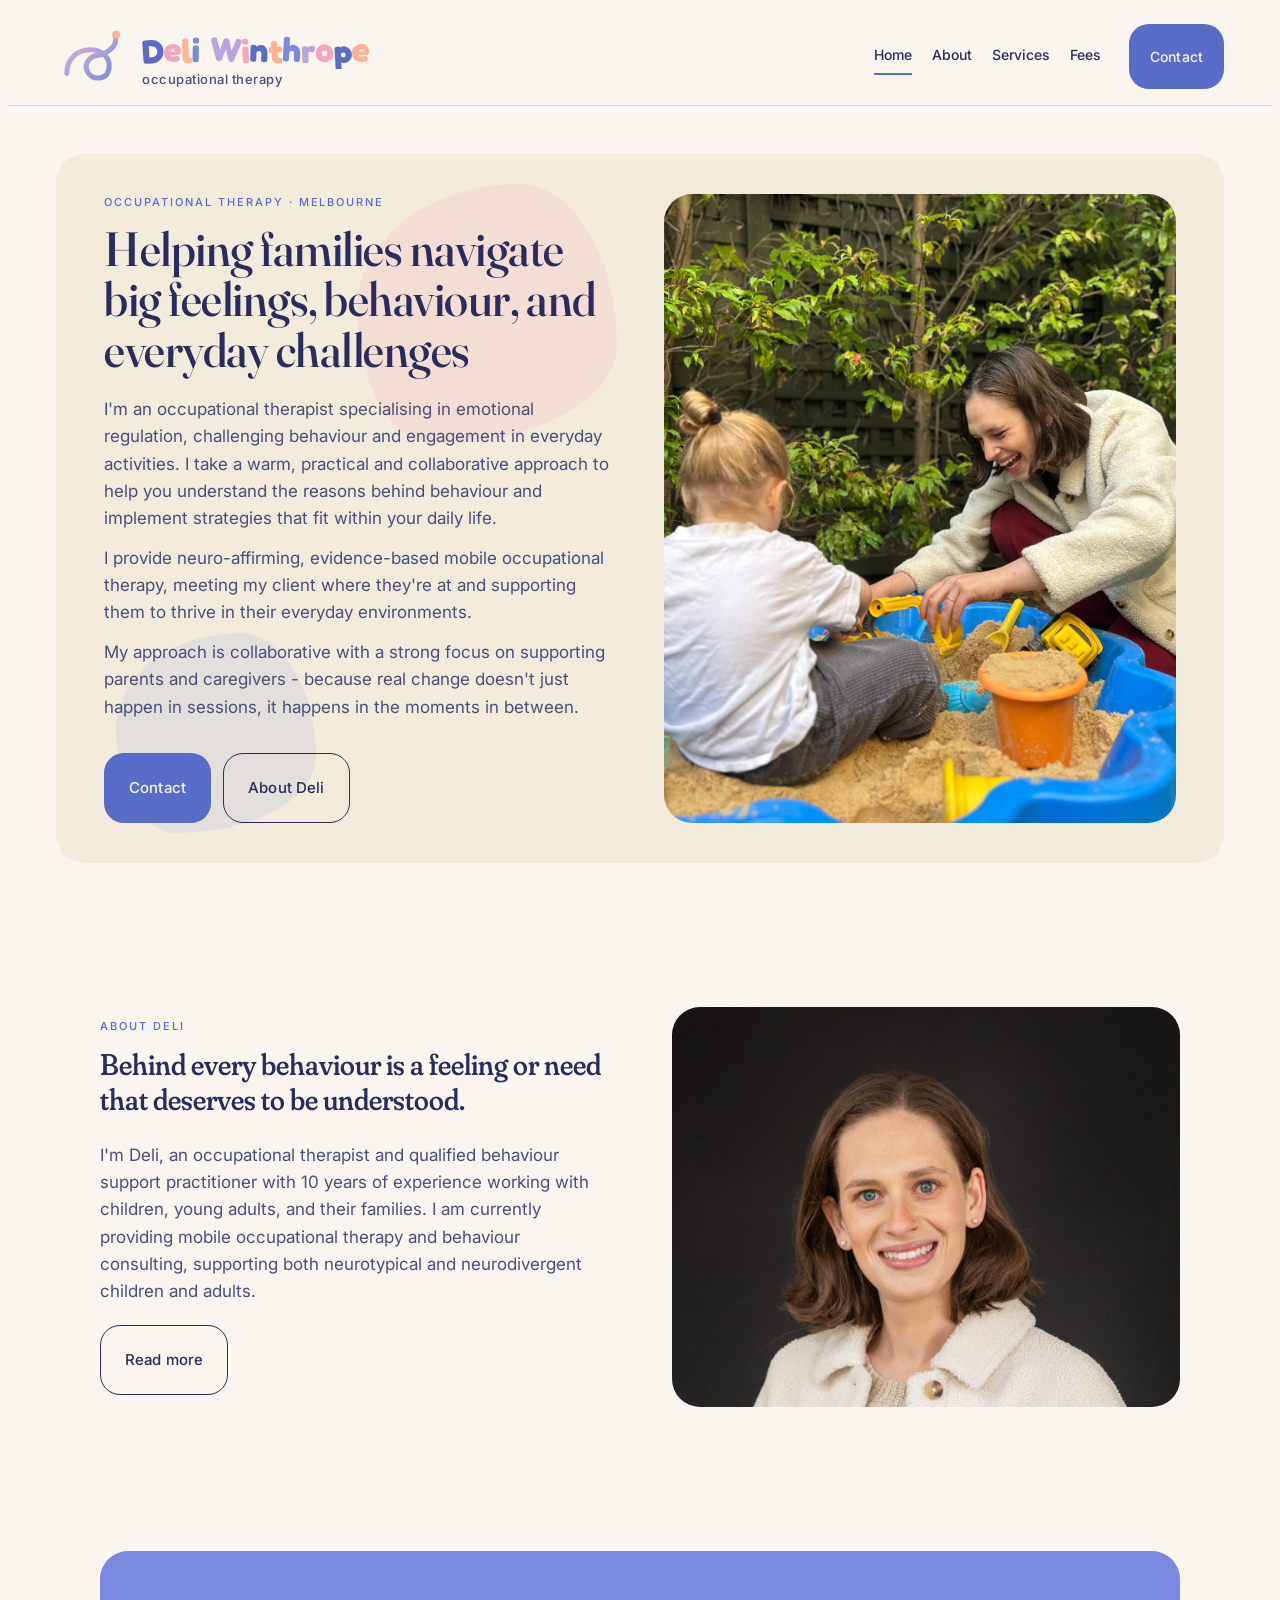
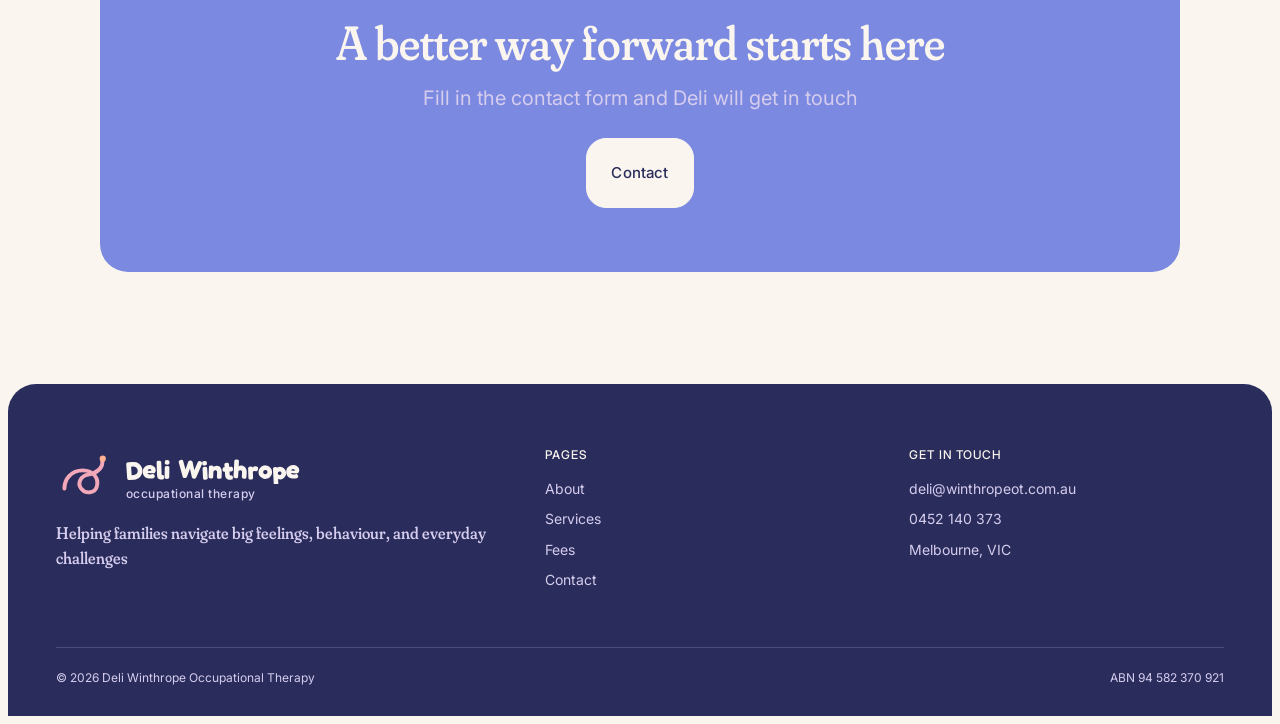
<file: index.html>
<!DOCTYPE html>
<html lang="en-AU">
<head>
  <meta charset="UTF-8">
  <meta name="viewport" content="width=device-width, initial-scale=1.0">
  <title>Paediatric occupational therapy in Melbourne · Deli Winthrope Occupational Therapy</title>
  <meta name="description" content="Paediatric occupational therapy and behaviour support in Melbourne. Helping families navigate big feelings, behaviour, and everyday challenges with a warm, practical, collaborative approach.">
  <meta property="og:title" content="Paediatric occupational therapy in Melbourne · Deli Winthrope Occupational Therapy">
  <meta property="og:description" content="Paediatric occupational therapy and behaviour support in Melbourne. Helping families navigate big feelings, behaviour, and everyday challenges">
  <meta property="og:image" content="/assets/og/home.png">
  <meta property="og:type" content="website">
  <meta property="og:locale" content="en_AU">
  <link rel="icon" href="assets/logos/mark-on-periwinkle.svg" type="image/svg+xml">
  <link rel="icon" href="assets/logos/favicon.png" type="image/png">
  <link rel="preconnect" href="https://fonts.googleapis.com">
  <link rel="preconnect" href="https://fonts.gstatic.com" crossorigin>
  <link href="https://fonts.googleapis.com/css2?family=Fraunces:ital,opsz,wght@0,9..144,400..700;1,9..144,400..600&family=Inter:wght@400;500;600&display=swap" rel="stylesheet">
  <link rel="stylesheet" href="css/tokens.css">
  <link rel="stylesheet" href="css/styles.css">
  <script type="application/ld+json">
  {
    "@context": "https://schema.org",
    "@type": "MedicalBusiness",
    "name": "Deli Winthrope Occupational Therapy",
    "description": "Paediatric occupational therapy and behaviour support in Melbourne, Australia",
    "url": "https://deliwinthrope.com.au",
    "telephone": "0452140373",
    "email": "deli@winthropeot.com.au",
    "address": {
      "@type": "PostalAddress",
      "addressLocality": "Melbourne",
      "addressRegion": "VIC",
      "addressCountry": "AU"
    },
    "areaServed": [
      "Melbourne", "Fitzroy", "Collingwood", "Northcote", "Preston",
      "Brunswick", "Carlton", "Richmond", "Hawthorn", "Kew"
    ],
    "openingHours": "Mo-Fr 08:00-18:00",
    "identifier": [
      { "@type": "PropertyValue", "name": "ABN", "value": "94 582 370 921" },
      { "@type": "PropertyValue", "name": "AHPRA", "value": "OCC0001234567" },
      { "@type": "PropertyValue", "name": "NDIS Provider", "value": "4-7K9P-Q2X" }
    ]
  }
  </script>
</head>
<body>

<a class="skip-link" href="#main">Skip to content</a>

<header class="site-header" role="banner">
  <div class="site-header-inner">
    <a href="index.html" class="logo" aria-label="Deli Winthrope Occupational Therapy — home">
      <img src="assets/logos/mark-color.svg" alt="" class="logo__mark">
      <span class="logo__text">
        <img src="assets/logos/wordmark-color.svg" alt="Deli Winthrope" class="logo__wordmark">
        <span class="logo__credential">occupational therapy</span>
      </span>
    </a>
    <nav class="site-nav" id="site-nav" role="navigation" aria-label="Main navigation">
      <a href="index.html" aria-current="page">Home</a>
      <a href="about.html">About</a>
      <a href="services.html">Services</a>
      <a href="fees.html">Fees</a>
      <a href="contact.html" class="btn btn-primary nav-cta">Contact</a>
    </nav>
    <button class="hamburger" id="hamburger" aria-controls="site-nav" aria-expanded="false" aria-label="Open navigation menu">
      <svg width="24" height="24" viewBox="0 0 24 24" fill="none" stroke="currentColor" stroke-width="1.5" stroke-linecap="round">
        <line x1="4" y1="7" x2="20" y2="7"/><line x1="4" y1="12" x2="20" y2="12"/><line x1="4" y1="17" x2="20" y2="17"/>
      </svg>
    </button>
  </div>
</header>

<main id="main">

  <!-- Hero -->
  <section class="container-wide" style="margin-top: var(--page-padding-desktop); margin-bottom: var(--page-padding-desktop);">
    <div class="hero">
      <span class="blob blob-rose" style="width:260px;height:260px;top:30px;right:52%;"></span>
      <span class="blob blob-peri" style="width:200px;height:200px;bottom:30px;left:60px;"></span>
      <div class="hero-text-top">
        <span class="eyebrow">Occupational therapy · Melbourne</span>
        <h1 style="font-style:normal;font-variation-settings:'opsz' 100,'wght' 500;">Helping families navigate big feelings, behaviour, and everyday challenges</h1>
      </div>
      <div class="hero-text-bottom">
        <p style="font-size:var(--text-body-l);color:var(--text-muted);line-height:var(--leading-body);margin-bottom:0.75em;">I'm an occupational therapist specialising in emotional regulation, challenging behaviour and engagement in everyday activities. I take a warm, practical and collaborative approach to help you understand the reasons behind behaviour and implement strategies that fit within your daily life.</p>
        <p style="font-size:var(--text-body-l);color:var(--text-muted);line-height:var(--leading-body);margin-bottom:0.75em;">I provide neuro-affirming, evidence-based mobile occupational therapy, meeting my client where they're at and supporting them to thrive in their everyday environments.</p>
        <p style="font-size:var(--text-body-l);color:var(--text-muted);line-height:var(--leading-body);margin-bottom:var(--space-8);">My approach is collaborative with a strong focus on supporting parents and caregivers - because real change doesn't just happen in sessions, it happens in the moments in between.</p>
        <div class="ctas">
          <a href="contact.html" class="btn btn-primary">Contact</a>
          <a href="about.html" class="btn btn-secondary">About Deli</a>
        </div>
      </div>
      <div class="mark-wrap">
        <div class="photo-wrap hero-photo">
          <img src="assets/images/play.jpeg" alt="Children at play during a session" class="site-photo">
        </div>
      </div>
    </div>
  </section>

  <!-- About preview -->
  <section class="section">
    <div class="container">
      <div class="about-preview-grid">
        <div>
          <span class="eyebrow">About Deli</span>
          <h2 style="font-size:var(--text-h2);margin-top:var(--space-3);">Behind every behaviour is a feeling or need that deserves to be understood.</h2>
          <p style="font-size:var(--text-body-l);color:var(--text-muted);line-height:var(--leading-body);margin-bottom:var(--space-5);">I'm Deli, an occupational therapist and qualified behaviour support practitioner with 10 years of experience working with children, young adults, and their families. I am currently providing mobile occupational therapy and behaviour consulting, supporting both neurotypical and neurodivergent children and adults.</p>
          <a href="about.html" class="btn btn-secondary">Read more</a>
        </div>
        <div class="about-preview-photo">
          <div class="photo-wrap">
            <img src="assets/images/headshot.JPG" alt="Deli Winthrope, paediatric occupational therapist" class="site-photo" style="object-position:center top;">
          </div>
        </div>
      </div>
    </div>
  </section>

  <!-- CTA strip -->
  <section class="section-sm">
    <div class="container">
      <div class="cta-strip">
        <h2>A better way forward starts here</h2>
        <p>Fill in the contact form and Deli will get in touch</p>
        <a href="contact.html" class="btn">Contact</a>
      </div>
    </div>
  </section>

</main>

<footer class="site-footer" role="contentinfo">
  <div class="site-footer-inner">
    <div class="footer-grid">
      <div>
        <a href="index.html" class="logo" aria-label="Deli Winthrope Occupational Therapy — home">
          <img src="assets/logos/mark-on-ink.svg" alt="" class="logo__mark">
          <span class="logo__text">
            <img src="assets/logos/wordmark-cream.svg" alt="Deli Winthrope" class="logo__wordmark">
            <span class="logo__credential">occupational therapy</span>
          </span>
        </a>
        <p class="tagline">Helping families navigate big feelings, behaviour, and everyday challenges</p>
      </div>
      <div>
        <h4>Pages</h4>
        <ul>
          <li><a href="about.html">About</a></li>
          <li><a href="services.html">Services</a></li>
          <li><a href="fees.html">Fees</a></li>
          <li><a href="contact.html">Contact</a></li>
        </ul>
      </div>
      <div>
        <h4>Get in touch</h4>
        <ul>
          <li><a href="mailto:deli@winthropeot.com.au">deli@winthropeot.com.au</a></li>
          <li><a href="tel:0452140373">0452 140 373</a></li>
          <li>Melbourne, VIC</li>
        </ul>
      </div>
    </div>
    <div class="legal">
      <span>© 2026 Deli Winthrope Occupational Therapy</span>
      <span>ABN 94 582 370 921</span>
    </div>
  </div>
</footer>

<script>
  const hamburger = document.getElementById('hamburger');
  const nav = document.getElementById('site-nav');
  hamburger.addEventListener('click', () => {
    const open = nav.classList.toggle('open');
    hamburger.setAttribute('aria-expanded', open);
    hamburger.setAttribute('aria-label', open ? 'Close navigation menu' : 'Open navigation menu');
    hamburger.innerHTML = open
      ? '<svg width="24" height="24" viewBox="0 0 24 24" fill="none" stroke="currentColor" stroke-width="1.5" stroke-linecap="round"><line x1="5" y1="5" x2="19" y2="19"/><line x1="19" y1="5" x2="5" y2="19"/></svg>'
      : '<svg width="24" height="24" viewBox="0 0 24 24" fill="none" stroke="currentColor" stroke-width="1.5" stroke-linecap="round"><line x1="4" y1="7" x2="20" y2="7"/><line x1="4" y1="12" x2="20" y2="12"/><line x1="4" y1="17" x2="20" y2="17"/></svg>';
  });
</script>

</body>
</html>
</file>
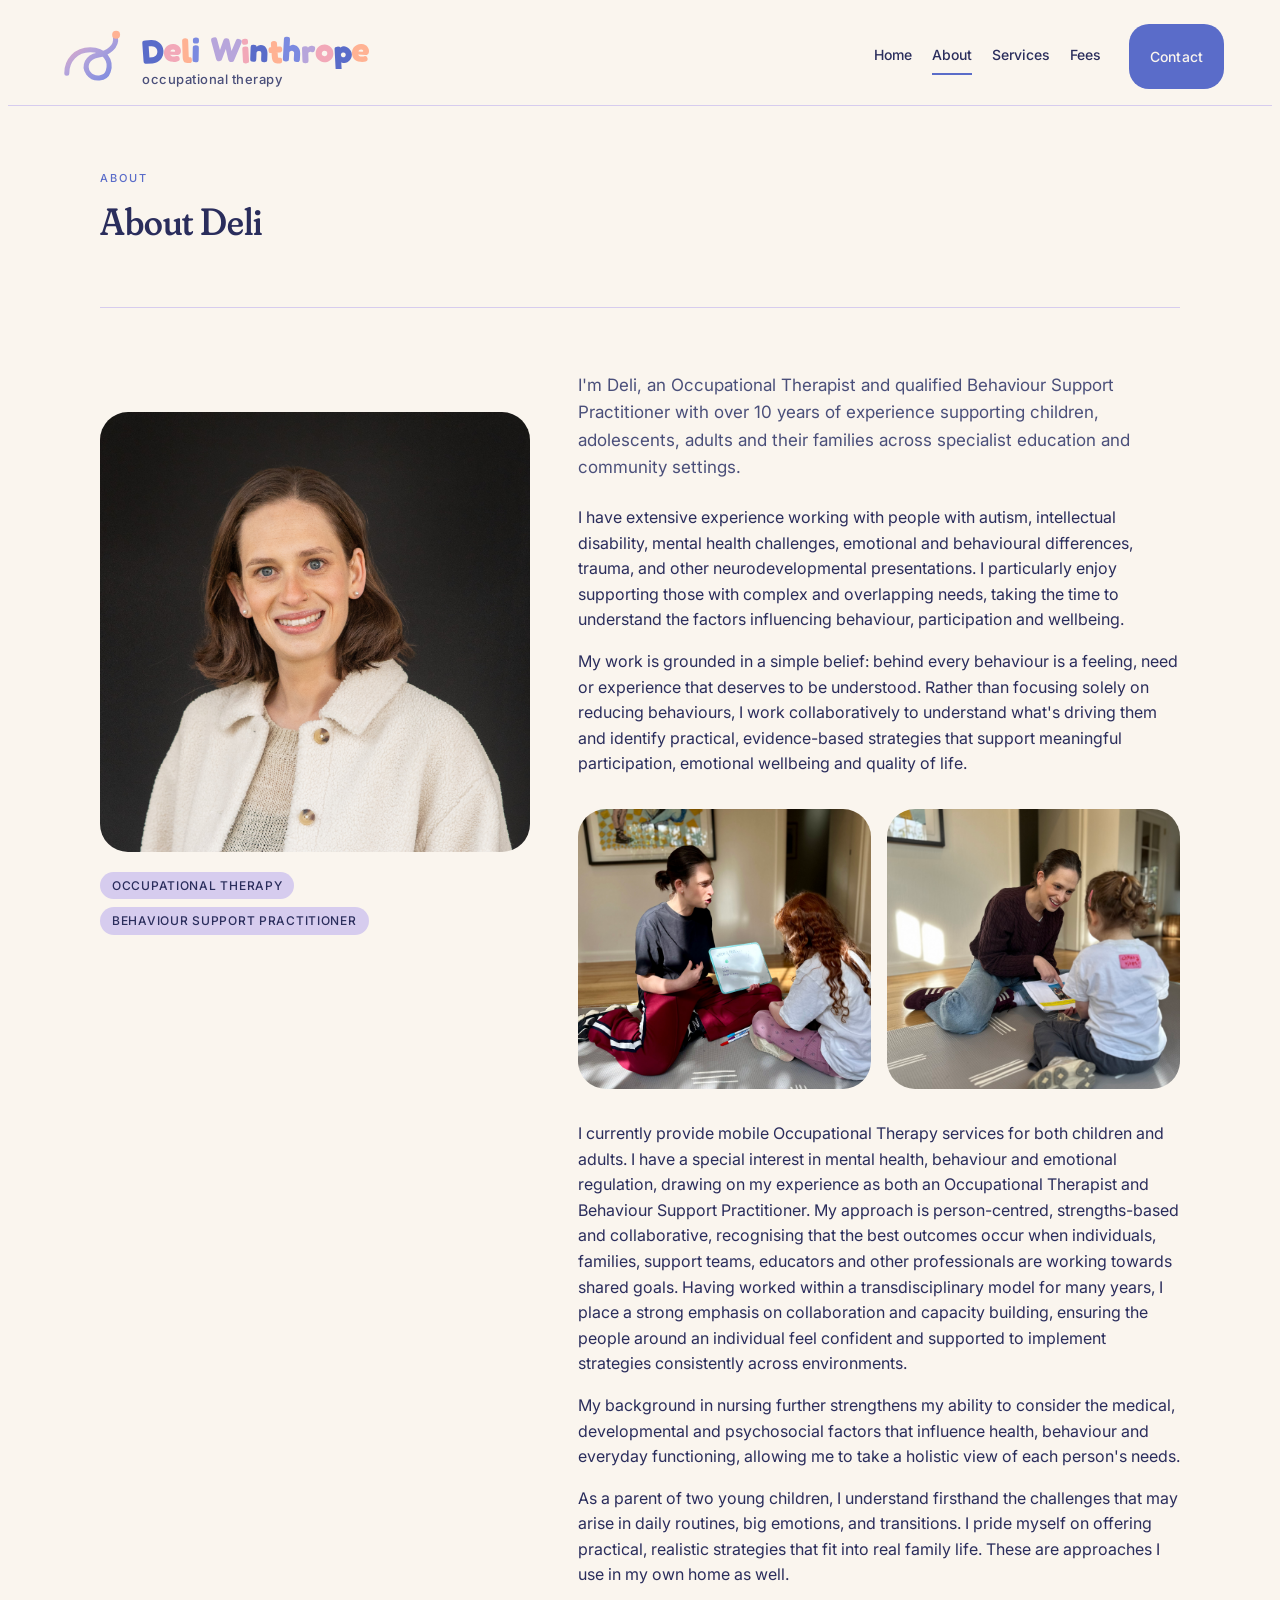
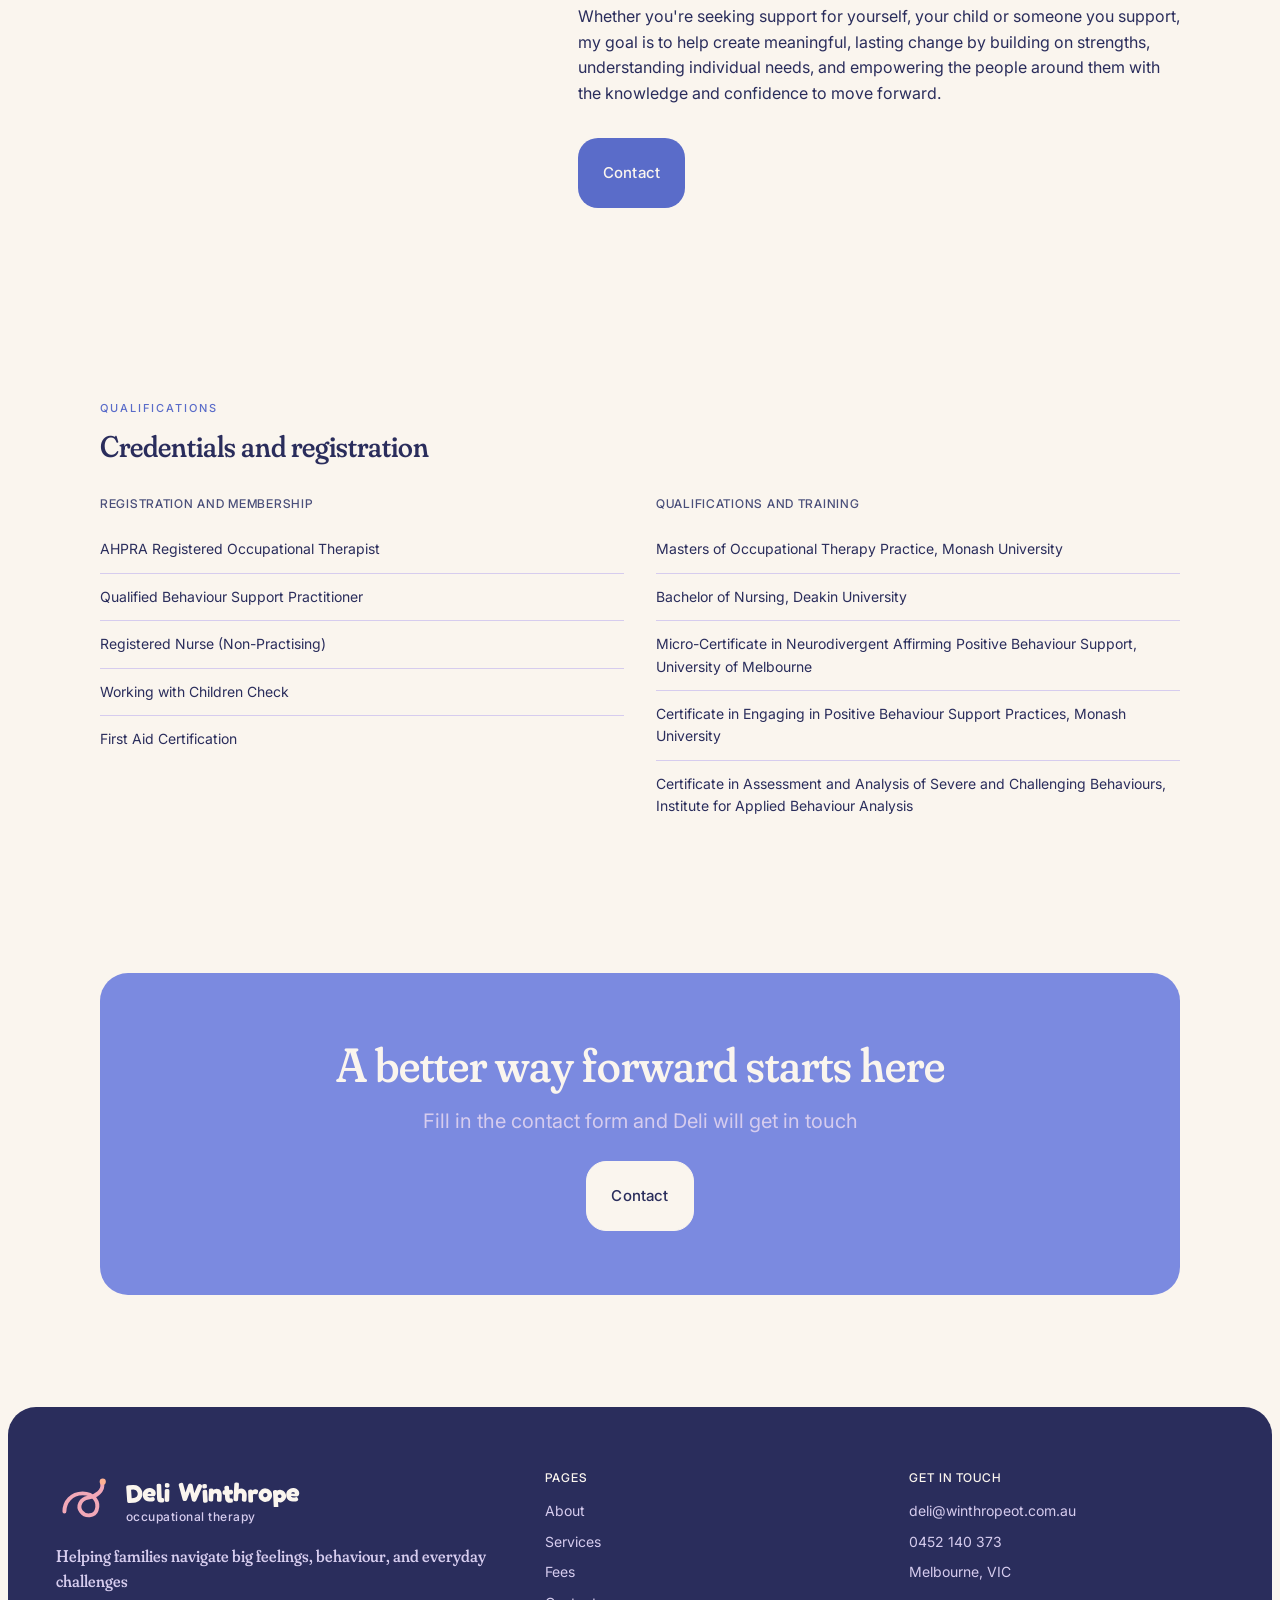
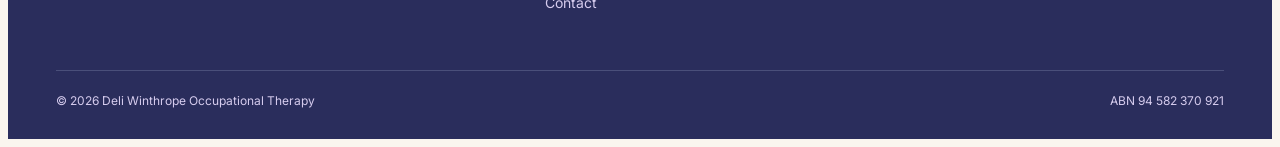
<file: about.html>
<!DOCTYPE html>
<html lang="en-AU">
<head>
  <meta charset="UTF-8">
  <meta name="viewport" content="width=device-width, initial-scale=1.0">
  <title>About Deli Winthrope · Paediatric OT and Behaviour Support · Melbourne</title>
  <meta name="description" content="Deli Winthrope is an occupational therapist and qualified behaviour support practitioner with over 10 years of experience supporting children, adolescents, adults and their families in Melbourne.">
  <meta property="og:title" content="About Deli Winthrope · Paediatric OT Melbourne">
  <meta property="og:description" content="Paediatric OT and behaviour support practitioner with 10 years of experience supporting autistic young people and their families.">
  <meta property="og:type" content="website">
  <meta property="og:locale" content="en_AU">
  <link rel="icon" href="assets/logos/mark-on-periwinkle.svg" type="image/svg+xml">
  <link rel="icon" href="assets/logos/favicon.png" type="image/png">
  <link rel="preconnect" href="https://fonts.googleapis.com">
  <link rel="preconnect" href="https://fonts.gstatic.com" crossorigin>
  <link href="https://fonts.googleapis.com/css2?family=Fraunces:ital,opsz,wght@0,9..144,400..700;1,9..144,400..600&family=Inter:wght@400;500;600&display=swap" rel="stylesheet">
  <link rel="stylesheet" href="css/tokens.css">
  <link rel="stylesheet" href="css/styles.css">
</head>
<body>

<a class="skip-link" href="#main">Skip to content</a>

<header class="site-header" role="banner">
  <div class="site-header-inner">
    <a href="index.html" class="logo" aria-label="Deli Winthrope Occupational Therapy — home">
      <img src="assets/logos/mark-color.svg" alt="" class="logo__mark">
      <span class="logo__text">
        <img src="assets/logos/wordmark-color.svg" alt="Deli Winthrope" class="logo__wordmark">
        <span class="logo__credential">occupational therapy</span>
      </span>
    </a>
    <nav class="site-nav" id="site-nav" role="navigation" aria-label="Main navigation">
      <a href="index.html">Home</a>
      <a href="about.html" aria-current="page">About</a>
      <a href="services.html">Services</a>
      <a href="fees.html">Fees</a>
      <a href="contact.html" class="btn btn-primary nav-cta">Contact</a>
    </nav>
    <button class="hamburger" id="hamburger" aria-controls="site-nav" aria-expanded="false" aria-label="Open navigation menu">
      <svg width="24" height="24" viewBox="0 0 24 24" fill="none" stroke="currentColor" stroke-width="1.5" stroke-linecap="round"><line x1="4" y1="7" x2="20" y2="7"/><line x1="4" y1="12" x2="20" y2="12"/><line x1="4" y1="17" x2="20" y2="17"/></svg>
    </button>
  </div>
</header>

<main id="main">

  <!-- Page header -->
  <div class="container">
    <div class="page-header">
      <span class="eyebrow">About</span>
      <h1>About Deli</h1>
    </div>
  </div>

  <!-- Intro: photo + opening bio side by side -->
  <section class="section" style="padding-top: 0;">
    <div class="container">
      <div class="about-bio-grid">

        <div class="about-bio-photo">
          <div class="photo-wrap">
            <img src="assets/images/headshot.JPG" alt="Deli Winthrope, paediatric occupational therapist" class="site-photo" style="object-position:center top;">
          </div>
          <div style="margin-top:var(--space-5);">
            <div style="display:flex;flex-wrap:wrap;gap:var(--space-2);">
              <span class="pill pill-lilac">Occupational Therapy</span>
              <span class="pill pill-lilac">Behaviour Support Practitioner</span>
            </div>
          </div>
        </div>

        <div>
          <p style="font-size:var(--text-body-l);line-height:var(--leading-body);color:var(--text-muted);margin-bottom:var(--space-6);">I'm Deli, an Occupational Therapist and qualified Behaviour Support Practitioner with over 10 years of experience supporting children, adolescents, adults and their families across specialist education and community settings.</p>

          <p>I have extensive experience working with people with autism, intellectual disability, mental health challenges, emotional and behavioural differences, trauma, and other neurodevelopmental presentations. I particularly enjoy supporting those with complex and overlapping needs, taking the time to understand the factors influencing behaviour, participation and wellbeing.</p>

          <p>My work is grounded in a simple belief: behind every behaviour is a feeling, need or experience that deserves to be understood. Rather than focusing solely on reducing behaviours, I work collaboratively to understand what's driving them and identify practical, evidence-based strategies that support meaningful participation, emotional wellbeing and quality of life.</p>

          <!-- Photo strip -->
          <div class="photo-strip" style="margin:var(--space-8) 0;">
            <div class="photo-wrap">
              <img src="assets/images/emotion-coaching.jpeg" alt="Deli working with a child on emotional regulation" class="site-photo">
            </div>
            <div class="photo-wrap">
              <img src="assets/images/forewarning.jpeg" alt="Preparing a child for an upcoming transition" class="site-photo">
            </div>
          </div>

          <p>I currently provide mobile Occupational Therapy services for both children and adults. I have a special interest in mental health, behaviour and emotional regulation, drawing on my experience as both an Occupational Therapist and Behaviour Support Practitioner. My approach is person-centred, strengths-based and collaborative, recognising that the best outcomes occur when individuals, families, support teams, educators and other professionals are working towards shared goals. Having worked within a transdisciplinary model for many years, I place a strong emphasis on collaboration and capacity building, ensuring the people around an individual feel confident and supported to implement strategies consistently across environments.</p>

          <p>My background in nursing further strengthens my ability to consider the medical, developmental and psychosocial factors that influence health, behaviour and everyday functioning, allowing me to take a holistic view of each person's needs.</p>

          <p>As a parent of two young children, I understand firsthand the challenges that may arise in daily routines, big emotions, and transitions. I pride myself on offering practical, realistic strategies that fit into real family life. These are approaches I use in my own home as well.</p>

          <p>Whether you're seeking support for yourself, your child or someone you support, my goal is to help create meaningful, lasting change by building on strengths, understanding individual needs, and empowering the people around them with the knowledge and confidence to move forward.</p>

          <div style="margin-top:var(--space-8);">
            <a href="contact.html" class="btn btn-primary">Contact</a>
          </div>
        </div>

      </div>
    </div>
  </section>

  <!-- Credentials -->
  <section class="section">
    <div class="container">
      <span class="eyebrow">Qualifications</span>
      <h2 style="font-size:var(--text-h2);margin-top:var(--space-3);">Credentials and registration</h2>
      <div class="credentials-grid">
        <div>
          <h3>Registration and membership</h3>
          <ul>
            <li>AHPRA Registered Occupational Therapist</li>
            <li>Qualified Behaviour Support Practitioner</li>
            <li>Registered Nurse (Non-Practising)</li>
            <li>Working with Children Check</li>
            <li>First Aid Certification</li>
          </ul>
        </div>
        <div>
          <h3>Qualifications and training</h3>
          <ul>
            <li>Masters of Occupational Therapy Practice, Monash University</li>
            <li>Bachelor of Nursing, Deakin University</li>
            <li>Micro-Certificate in Neurodivergent Affirming Positive Behaviour Support, University of Melbourne</li>
            <li>Certificate in Engaging in Positive Behaviour Support Practices, Monash University</li>
            <li>Certificate in Assessment and Analysis of Severe and Challenging Behaviours, Institute for Applied Behaviour Analysis</li>
          </ul>
        </div>
      </div>
    </div>
  </section>

  <!-- CTA -->
  <section class="section-sm">
    <div class="container">
      <div class="cta-strip">
        <h2>A better way forward starts here</h2>
        <p>Fill in the contact form and Deli will get in touch</p>
        <a href="contact.html" class="btn">Contact</a>
      </div>
    </div>
  </section>

</main>

<footer class="site-footer" role="contentinfo">
  <div class="site-footer-inner">
    <div class="footer-grid">
      <div>
        <a href="index.html" class="logo" aria-label="Deli Winthrope Occupational Therapy — home">
          <img src="assets/logos/mark-on-ink.svg" alt="" class="logo__mark">
          <span class="logo__text">
            <img src="assets/logos/wordmark-cream.svg" alt="Deli Winthrope" class="logo__wordmark">
            <span class="logo__credential">occupational therapy</span>
          </span>
        </a>
        <p class="tagline">Helping families navigate big feelings, behaviour, and everyday challenges</p>
      </div>
      <div>
        <h4>Pages</h4>
        <ul>
          <li><a href="about.html">About</a></li>
          <li><a href="services.html">Services</a></li>
          <li><a href="fees.html">Fees</a></li>
          <li><a href="contact.html">Contact</a></li>
        </ul>
      </div>
      <div>
        <h4>Get in touch</h4>
        <ul>
          <li><a href="mailto:deli@winthropeot.com.au">deli@winthropeot.com.au</a></li>
          <li><a href="tel:0452140373">0452 140 373</a></li>
          <li>Melbourne, VIC</li>
        </ul>
      </div>
    </div>
    <div class="legal">
      <span>© 2026 Deli Winthrope Occupational Therapy</span>
      <span>ABN 94 582 370 921</span>
    </div>
  </div>
</footer>

<script>
  const hamburger = document.getElementById('hamburger');
  const nav = document.getElementById('site-nav');
  hamburger.addEventListener('click', () => {
    const open = nav.classList.toggle('open');
    hamburger.setAttribute('aria-expanded', open);
    hamburger.setAttribute('aria-label', open ? 'Close navigation menu' : 'Open navigation menu');
    hamburger.innerHTML = open
      ? '<svg width="24" height="24" viewBox="0 0 24 24" fill="none" stroke="currentColor" stroke-width="1.5" stroke-linecap="round"><line x1="5" y1="5" x2="19" y2="19"/><line x1="19" y1="5" x2="5" y2="19"/></svg>'
      : '<svg width="24" height="24" viewBox="0 0 24 24" fill="none" stroke="currentColor" stroke-width="1.5" stroke-linecap="round"><line x1="4" y1="7" x2="20" y2="7"/><line x1="4" y1="12" x2="20" y2="12"/><line x1="4" y1="17" x2="20" y2="17"/></svg>';
  });
</script>

</body>
</html>
</file>
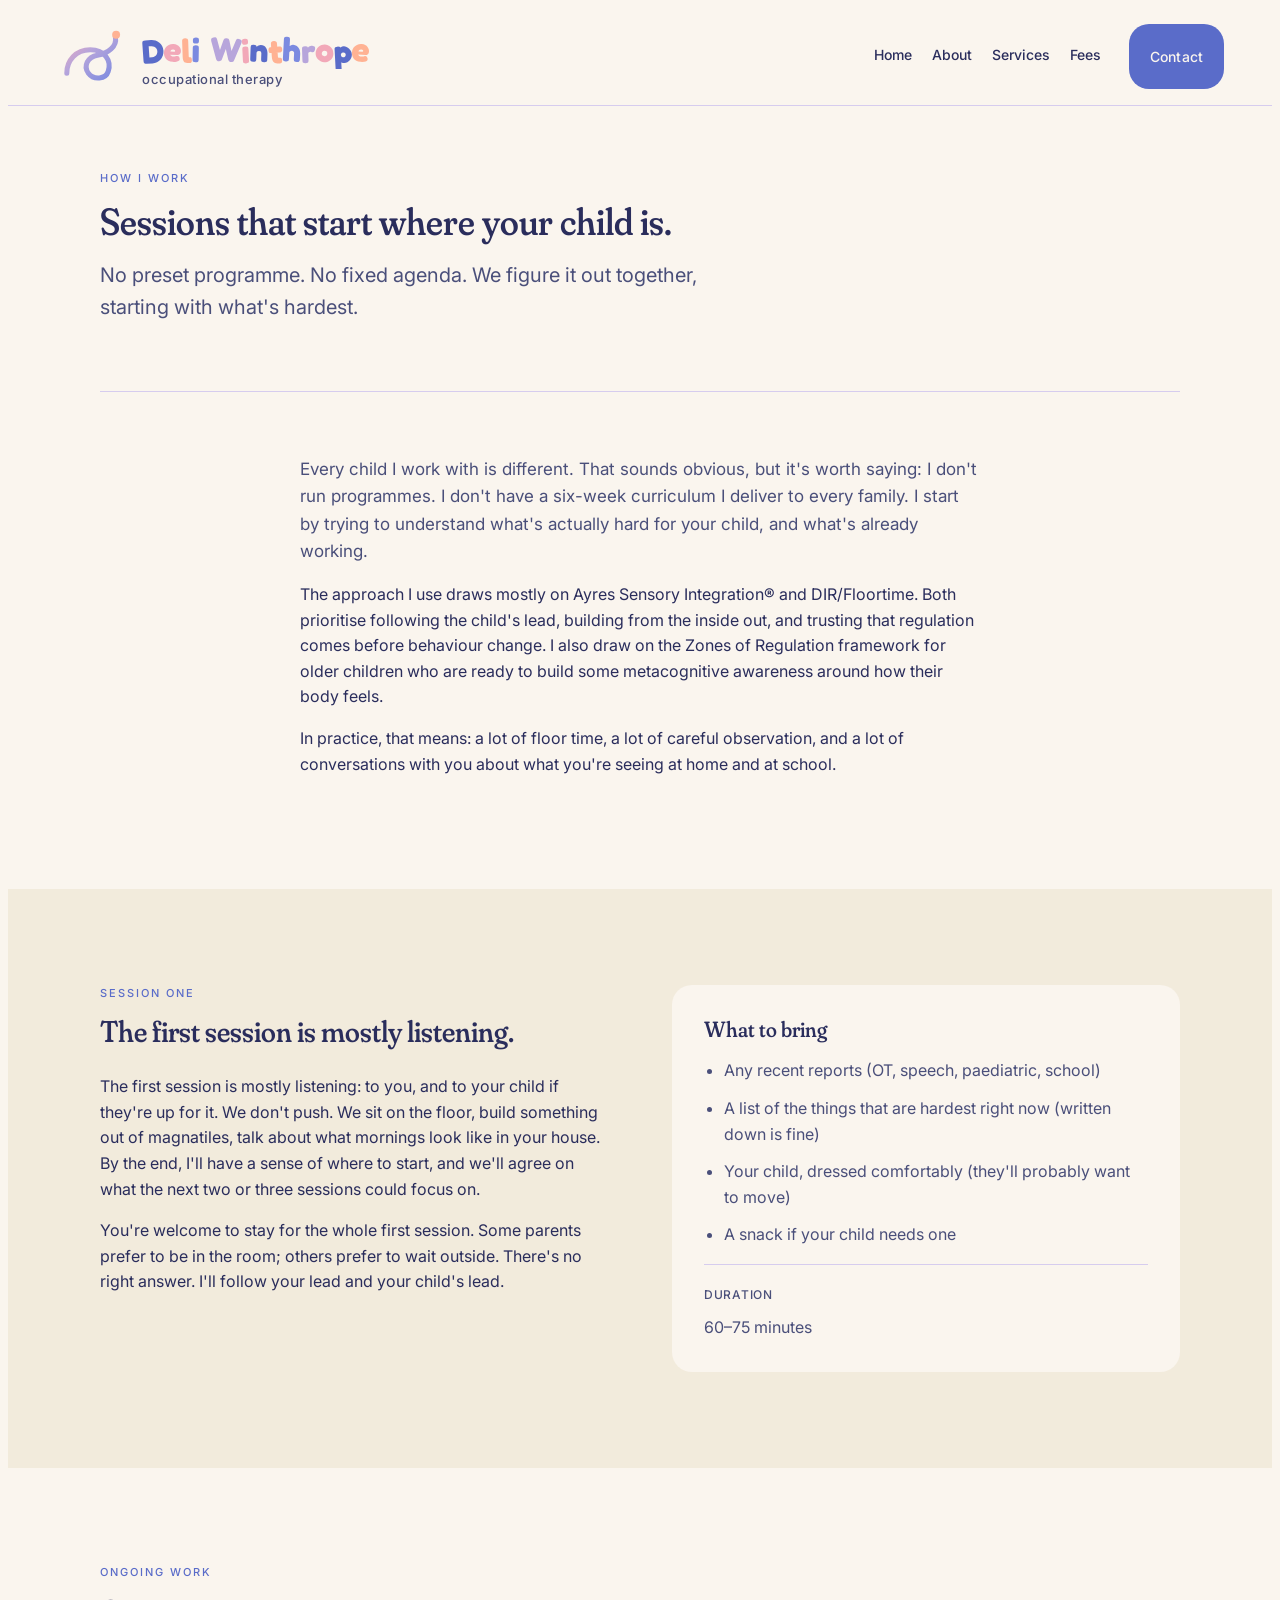
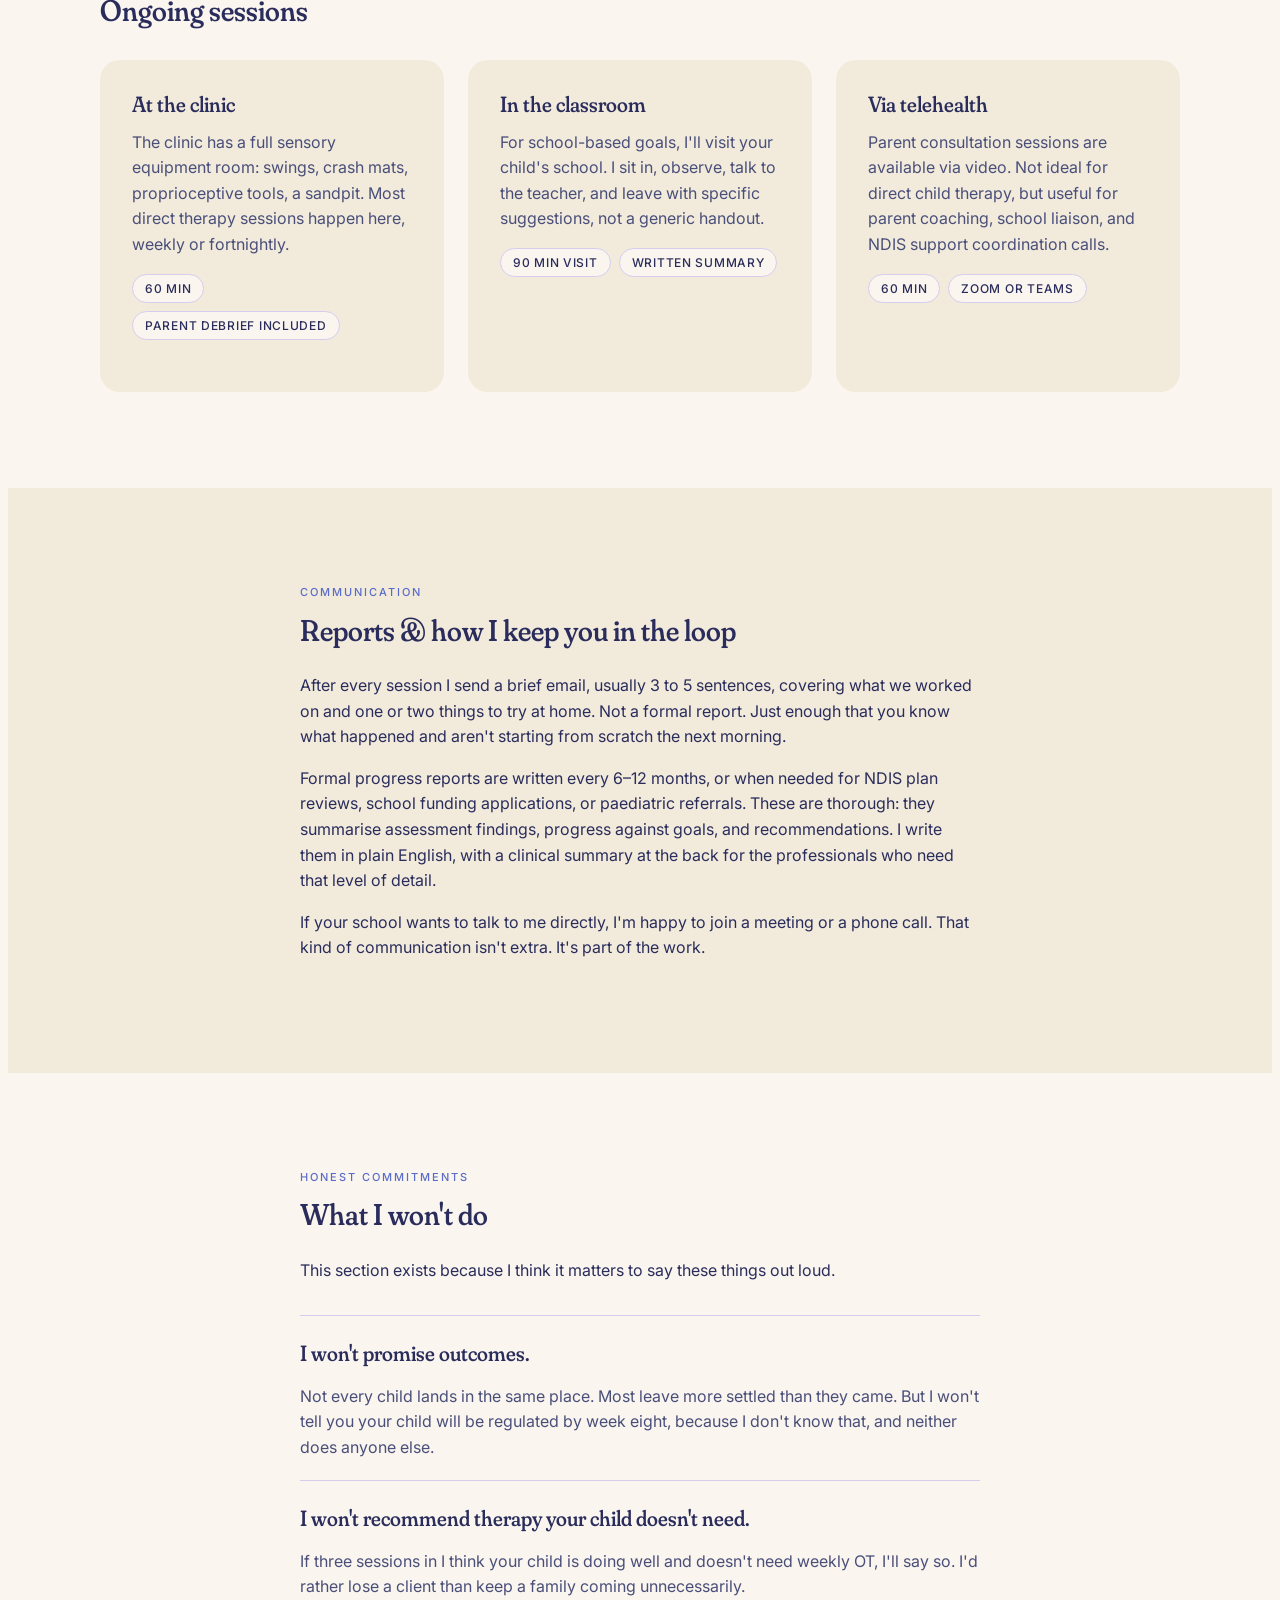
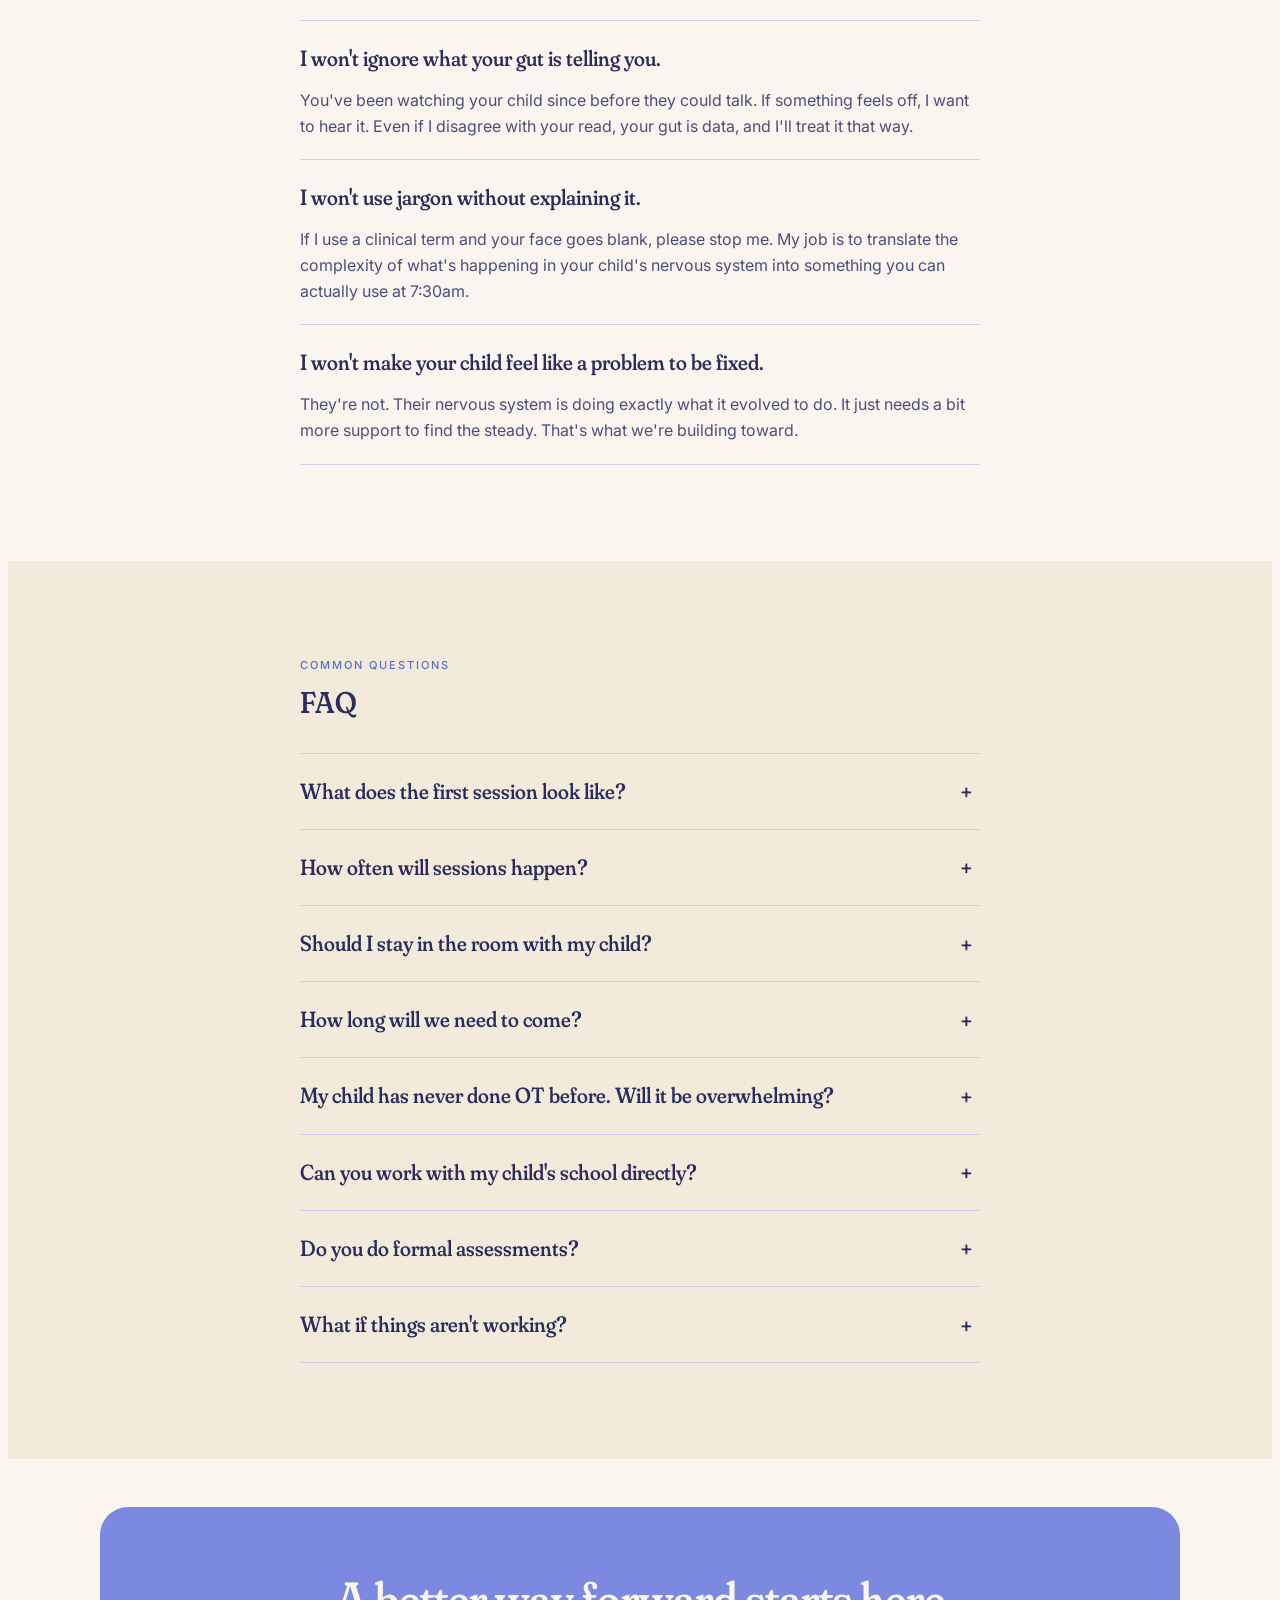
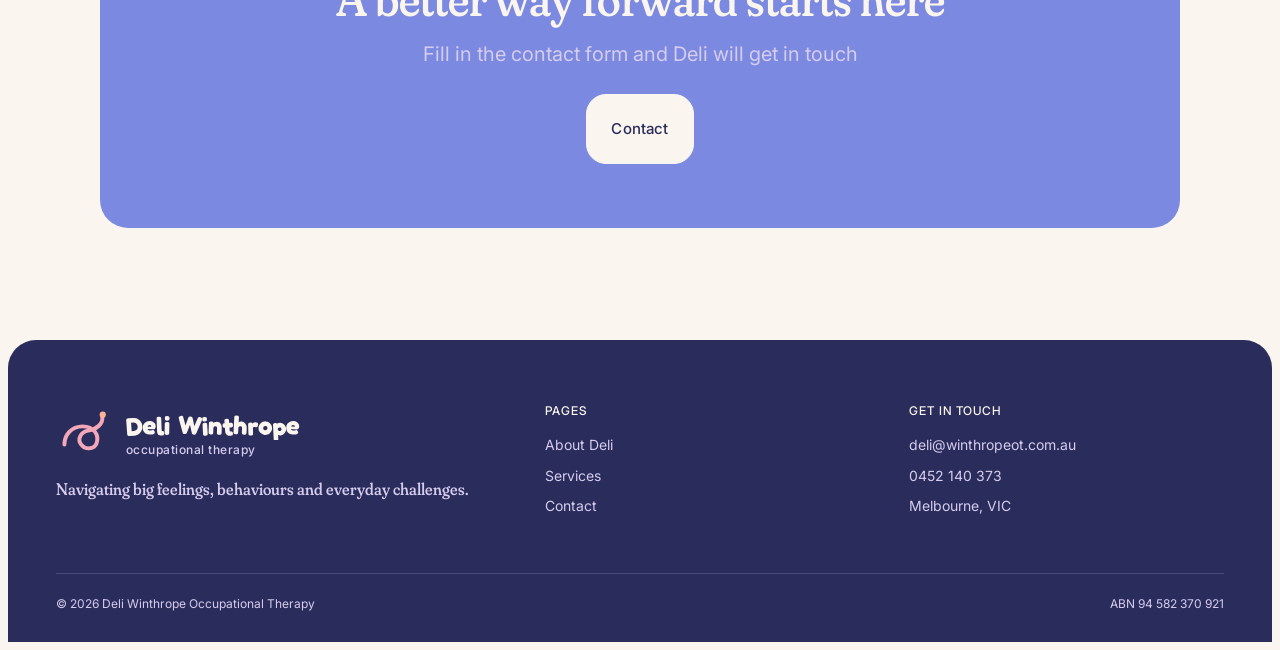
<file: approach.html>
<!DOCTYPE html>
<html lang="en-AU">
<head>
  <meta charset="UTF-8">
  <meta name="viewport" content="width=device-width, initial-scale=1.0">
  <title>How I work · Deli Winthrope Occupational Therapy · Paediatric OT Melbourne</title>
  <meta name="description" content="What to expect from sessions with Deli — from the first conversation to ongoing work. Paediatric OT in clinic, school, and at home across Melbourne.">
  <meta property="og:title" content="How I work · Deli Winthrope Occupational Therapy">
  <meta property="og:description" content="What to expect from sessions with Deli — from the first conversation to ongoing work.">
  <meta property="og:type" content="website">
  <meta property="og:locale" content="en_AU">
  <link rel="icon" href="assets/logos/mark-on-periwinkle.svg" type="image/svg+xml">
  <link rel="icon" href="assets/logos/favicon.png" type="image/png">
  <link rel="preconnect" href="https://fonts.googleapis.com">
  <link rel="preconnect" href="https://fonts.gstatic.com" crossorigin>
  <link href="https://fonts.googleapis.com/css2?family=Fraunces:ital,opsz,wght@0,9..144,400..700;1,9..144,400..600&family=Inter:wght@400;500;600&display=swap" rel="stylesheet">
  <link rel="stylesheet" href="css/tokens.css">
  <link rel="stylesheet" href="css/styles.css">
</head>
<body>

<a class="skip-link" href="#main">Skip to content</a>

<header class="site-header" role="banner">
  <div class="site-header-inner">
    <a href="index.html" class="logo" aria-label="Deli Winthrope Occupational Therapy — home">
      <img src="assets/logos/mark-color.svg" alt="" class="logo__mark">
      <span class="logo__text">
        <img src="assets/logos/wordmark-color.svg" alt="Deli Winthrope" class="logo__wordmark">
        <span class="logo__credential">occupational therapy</span>
      </span>
    </a>
    <nav class="site-nav" id="site-nav" role="navigation" aria-label="Main navigation">
      <a href="index.html">Home</a>
      <a href="about.html">About</a>
      <a href="services.html">Services</a>
      <a href="fees.html">Fees</a>
      <a href="contact.html" class="btn btn-primary nav-cta">Contact</a>
    </nav>
    <button class="hamburger" id="hamburger" aria-controls="site-nav" aria-expanded="false" aria-label="Open navigation menu">
      <svg width="24" height="24" viewBox="0 0 24 24" fill="none" stroke="currentColor" stroke-width="1.5" stroke-linecap="round"><line x1="4" y1="7" x2="20" y2="7"/><line x1="4" y1="12" x2="20" y2="12"/><line x1="4" y1="17" x2="20" y2="17"/></svg>
    </button>
  </div>
</header>

<main id="main">

  <div class="container">
    <div class="page-header">
      <span class="eyebrow">How I work</span>
      <h1>Sessions that start where your child is.</h1>
      <p class="subtitle">No preset programme. No fixed agenda. We figure it out together, starting with what's hardest.</p>
    </div>
  </div>

  <!-- Approach overview -->
  <section class="section" style="padding-top: 0;">
    <div class="container-reading">
      <p style="font-size:var(--text-body-l);line-height:var(--leading-body);color:var(--text-muted);">Every child I work with is different. That sounds obvious, but it's worth saying: I don't run programmes. I don't have a six-week curriculum I deliver to every family. I start by trying to understand what's actually hard for your child, and what's already working.</p>
      <p>The approach I use draws mostly on Ayres Sensory Integration® and DIR/Floortime. Both prioritise following the child's lead, building from the inside out, and trusting that regulation comes before behaviour change. I also draw on the Zones of Regulation framework for older children who are ready to build some metacognitive awareness around how their body feels.</p>
      <p>In practice, that means: a lot of floor time, a lot of careful observation, and a lot of conversations with you about what you're seeing at home and at school.</p>
    </div>
  </section>

  <!-- The first session -->
  <section class="section section-subtle">
    <div class="container">
      <div style="display:grid;grid-template-columns:1fr 1fr;gap:var(--space-16);align-items:start;">
        <div>
          <span class="eyebrow">Session one</span>
          <h2 style="font-size:var(--text-h2);margin-top:var(--space-3);">The first session is mostly listening.</h2>
          <p>The first session is mostly listening: to you, and to your child if they're up for it. We don't push. We sit on the floor, build something out of magnatiles, talk about what mornings look like in your house. By the end, I'll have a sense of where to start, and we'll agree on what the next two or three sessions could focus on.</p>
          <p>You're welcome to stay for the whole first session. Some parents prefer to be in the room; others prefer to wait outside. There's no right answer. I'll follow your lead and your child's lead.</p>
        </div>
        <div>
          <div class="card" style="background:var(--bg-page);">
            <h3>What to bring</h3>
            <ul style="padding-left:var(--space-5);color:var(--text-muted);font-size:var(--text-body);line-height:var(--leading-body);">
              <li style="margin-bottom:var(--space-3);">Any recent reports (OT, speech, paediatric, school)</li>
              <li style="margin-bottom:var(--space-3);">A list of the things that are hardest right now (written down is fine)</li>
              <li style="margin-bottom:var(--space-3);">Your child, dressed comfortably (they'll probably want to move)</li>
              <li style="margin-bottom:var(--space-3);">A snack if your child needs one</li>
            </ul>
            <div style="margin-top:var(--space-4);padding-top:var(--space-4);border-top:1px solid var(--border-subtle);">
              <span style="font-size:var(--text-caption);color:var(--text-muted);font-weight:500;letter-spacing:0.06em;text-transform:uppercase;">Duration</span>
              <p style="margin:var(--space-2) 0 0;font-size:var(--text-body);">60–75 minutes</p>
            </div>
          </div>
        </div>
      </div>
    </div>
  </section>

  <!-- Ongoing sessions -->
  <section class="section">
    <div class="container">
      <span class="eyebrow">Ongoing work</span>
      <h2 style="font-size:var(--text-h2);margin-top:var(--space-3);">Ongoing sessions</h2>
      <div class="grid-3" style="margin-top:var(--space-8);">
        <div class="card">
          <h3>At the clinic</h3>
          <p>The clinic has a full sensory equipment room: swings, crash mats, proprioceptive tools, a sandpit. Most direct therapy sessions happen here, weekly or fortnightly.</p>
          <div class="pill-list">
            <span class="pill pill-cream">60 min</span>
            <span class="pill pill-cream">Parent debrief included</span>
          </div>
        </div>
        <div class="card">
          <h3>In the classroom</h3>
          <p>For school-based goals, I'll visit your child's school. I sit in, observe, talk to the teacher, and leave with specific suggestions, not a generic handout.</p>
          <div class="pill-list">
            <span class="pill pill-cream">90 min visit</span>
            <span class="pill pill-cream">Written summary</span>
          </div>
        </div>
        <div class="card">
          <h3>Via telehealth</h3>
          <p>Parent consultation sessions are available via video. Not ideal for direct child therapy, but useful for parent coaching, school liaison, and NDIS support coordination calls.</p>
          <div class="pill-list">
            <span class="pill pill-cream">60 min</span>
            <span class="pill pill-cream">Zoom or Teams</span>
          </div>
        </div>
      </div>
    </div>
  </section>

  <!-- Reports & communication -->
  <section class="section section-subtle">
    <div class="container-reading">
      <span class="eyebrow">Communication</span>
      <h2 style="font-size:var(--text-h2);margin-top:var(--space-3);">Reports &amp; how I keep you in the loop</h2>
      <p>After every session I send a brief email, usually 3 to 5 sentences, covering what we worked on and one or two things to try at home. Not a formal report. Just enough that you know what happened and aren't starting from scratch the next morning.</p>
      <p>Formal progress reports are written every 6–12 months, or when needed for NDIS plan reviews, school funding applications, or paediatric referrals. These are thorough: they summarise assessment findings, progress against goals, and recommendations. I write them in plain English, with a clinical summary at the back for the professionals who need that level of detail.</p>
      <p>If your school wants to talk to me directly, I'm happy to join a meeting or a phone call. That kind of communication isn't extra. It's part of the work.</p>
    </div>
  </section>

  <!-- What I won't do -->
  <section class="section">
    <div class="container-reading">
      <span class="eyebrow">Honest commitments</span>
      <h2 style="font-size:var(--text-h2);margin-top:var(--space-3);">What I won't do</h2>
      <p>This section exists because I think it matters to say these things out loud.</p>
      <div class="faq" style="margin-top:var(--space-8);">
        <div class="faq-item" style="border-top:none;">
          <div style="padding:var(--space-5) 0;border-bottom:1px solid var(--border-subtle);">
            <p style="font-family:var(--font-display);font-variation-settings:var(--fraunces-heading);font-size:var(--text-h3);font-weight:500;margin:0 0 var(--space-3);">I won't promise outcomes.</p>
            <p style="font-size:var(--text-body);color:var(--text-muted);margin:0;">Not every child lands in the same place. Most leave more settled than they came. But I won't tell you your child will be regulated by week eight, because I don't know that, and neither does anyone else.</p>
          </div>
          <div style="padding:var(--space-5) 0;border-bottom:1px solid var(--border-subtle);">
            <p style="font-family:var(--font-display);font-variation-settings:var(--fraunces-heading);font-size:var(--text-h3);font-weight:500;margin:0 0 var(--space-3);">I won't recommend therapy your child doesn't need.</p>
            <p style="font-size:var(--text-body);color:var(--text-muted);margin:0;">If three sessions in I think your child is doing well and doesn't need weekly OT, I'll say so. I'd rather lose a client than keep a family coming unnecessarily.</p>
          </div>
          <div style="padding:var(--space-5) 0;border-bottom:1px solid var(--border-subtle);">
            <p style="font-family:var(--font-display);font-variation-settings:var(--fraunces-heading);font-size:var(--text-h3);font-weight:500;margin:0 0 var(--space-3);">I won't ignore what your gut is telling you.</p>
            <p style="font-size:var(--text-body);color:var(--text-muted);margin:0;">You've been watching your child since before they could talk. If something feels off, I want to hear it. Even if I disagree with your read, your gut is data, and I'll treat it that way.</p>
          </div>
          <div style="padding:var(--space-5) 0;border-bottom:1px solid var(--border-subtle);">
            <p style="font-family:var(--font-display);font-variation-settings:var(--fraunces-heading);font-size:var(--text-h3);font-weight:500;margin:0 0 var(--space-3);">I won't use jargon without explaining it.</p>
            <p style="font-size:var(--text-body);color:var(--text-muted);margin:0;">If I use a clinical term and your face goes blank, please stop me. My job is to translate the complexity of what's happening in your child's nervous system into something you can actually use at 7:30am.</p>
          </div>
          <div style="padding:var(--space-5) 0;">
            <p style="font-family:var(--font-display);font-variation-settings:var(--fraunces-heading);font-size:var(--text-h3);font-weight:500;margin:0 0 var(--space-3);">I won't make your child feel like a problem to be fixed.</p>
            <p style="font-size:var(--text-body);color:var(--text-muted);margin:0;">They're not. Their nervous system is doing exactly what it evolved to do. It just needs a bit more support to find the steady. That's what we're building toward.</p>
          </div>
        </div>
      </div>
    </div>
  </section>

  <!-- FAQ -->
  <section class="section section-subtle">
    <div class="container-reading">
      <span class="eyebrow">Common questions</span>
      <h2 style="font-size:var(--text-h2);margin-top:var(--space-3);">FAQ</h2>
      <div class="faq" style="margin-top:var(--space-8);">

        <details class="faq-item">
          <summary>What does the first session look like?</summary>
          <div class="answer">Mostly listening: to you, and to your child if they're up for it. We don't push. We sit on the floor, build something out of magnatiles, and talk about what mornings look like in your house. By the end, I'll have a sense of where to start and we'll agree together on the next steps.</div>
        </details>

        <details class="faq-item">
          <summary>How often will sessions happen?</summary>
          <div class="answer">Most families start fortnightly, sometimes weekly for the first six weeks if the need is acute. We taper as your child builds capacity. We'll agree on cadence together at the end of the first session. Nothing is locked in.</div>
        </details>

        <details class="faq-item">
          <summary>Should I stay in the room with my child?</summary>
          <div class="answer">That's entirely up to you and your child. Some kids do better with a parent present. Some find it easier to engage when they know mum or dad is just in the waiting area. We'll read the room together and you can always change your mind session to session.</div>
        </details>

        <details class="faq-item">
          <summary>How long will we need to come?</summary>
          <div class="answer">It depends. Some families come for eight sessions and feel like they have enough to work with independently. Others come monthly for two years because the ongoing relationship is useful. I don't have a fixed length. I'll tell you honestly when I think sessions are no longer the best use of your time and money.</div>
        </details>

        <details class="faq-item">
          <summary>My child has never done OT before. Will it be overwhelming?</summary>
          <div class="answer">I'll pace everything to what your child can handle. The first session is low-demand: no formal assessments, no structured tasks. We just hang out and I watch how they move and play. It rarely feels clinical to the kids, which is the point.</div>
        </details>

        <details class="faq-item">
          <summary>Can you work with my child's school directly?</summary>
          <div class="answer">Yes. With your consent, I can attend school meetings, write letters to class teachers, and provide school-based consultation visits. Some of this is billable as an NDIS support item; I'll be clear about what's what before we proceed.</div>
        </details>

        <details class="faq-item">
          <summary>Do you do formal assessments?</summary>
          <div class="answer">Yes. I conduct functional capacity assessments (FCA) for NDIS plan reviews, and I can administer standardised tools including the Sensory Processing Measure (SPM) and the Beery VMI when appropriate. These require a longer session and produce a formal written report.</div>
        </details>

        <details class="faq-item">
          <summary>What if things aren't working?</summary>
          <div class="answer">Tell me. I'd rather hear it directly than have you quietly stop booking sessions. If an approach isn't landing, we change it. If I'm not the right fit, I'll do my best to refer you somewhere that is. The goal is your child feeling steadier, not my ego.</div>
        </details>

      </div>
    </div>
  </section>

  <!-- CTA -->
  <section class="section-sm">
    <div class="container">
      <div class="cta-strip">
        <h2>A better way forward starts here</h2>
        <p>Fill in the contact form and Deli will get in touch</p>
        <a href="contact.html" class="btn">Contact</a>
      </div>
    </div>
  </section>

</main>

<footer class="site-footer" role="contentinfo">
  <div class="site-footer-inner">
    <div class="footer-grid">
      <div>
        <a href="index.html" class="logo" aria-label="Deli Winthrope Occupational Therapy — home">
        <img src="assets/logos/mark-on-ink.svg" alt="" class="logo__mark">
        <span class="logo__text">
          <img src="assets/logos/wordmark-cream.svg" alt="Deli Winthrope" class="logo__wordmark">
          <span class="logo__credential">occupational therapy</span>
        </span>
      </a>
        <p class="tagline">Navigating big feelings, behaviours and everyday challenges.</p>
      </div>
      <div>
        <h4>Pages</h4>
        <ul>
          <li><a href="index.html#about">About Deli</a></li>
          <li><a href="index.html#services">Services</a></li>
          <li><a href="contact.html">Contact</a></li>
        </ul>
      </div>
      <div>
        <h4>Get in touch</h4>
        <ul>
          <li><a href="mailto:deli@winthropeot.com.au">deli@winthropeot.com.au</a></li>
          <li><a href="tel:0452140373">0452 140 373</a></li>
          <li>Melbourne, VIC</li>
        </ul>
      </div>
    </div>
    <div class="legal">
      <span>© 2026 Deli Winthrope Occupational Therapy</span>
      <span>ABN 94 582 370 921</span>
    </div>
  </div>
</footer>

<script>
  const hamburger = document.getElementById('hamburger');
  const nav = document.getElementById('site-nav');
  hamburger.addEventListener('click', () => {
    const open = nav.classList.toggle('open');
    hamburger.setAttribute('aria-expanded', open);
    hamburger.setAttribute('aria-label', open ? 'Close navigation menu' : 'Open navigation menu');
    hamburger.innerHTML = open
      ? '<svg width="24" height="24" viewBox="0 0 24 24" fill="none" stroke="currentColor" stroke-width="1.5" stroke-linecap="round"><line x1="5" y1="5" x2="19" y2="19"/><line x1="19" y1="5" x2="5" y2="19"/></svg>'
      : '<svg width="24" height="24" viewBox="0 0 24 24" fill="none" stroke="currentColor" stroke-width="1.5" stroke-linecap="round"><line x1="4" y1="7" x2="20" y2="7"/><line x1="4" y1="12" x2="20" y2="12"/><line x1="4" y1="17" x2="20" y2="17"/></svg>';
  });
</script>

</body>
</html>
</file>
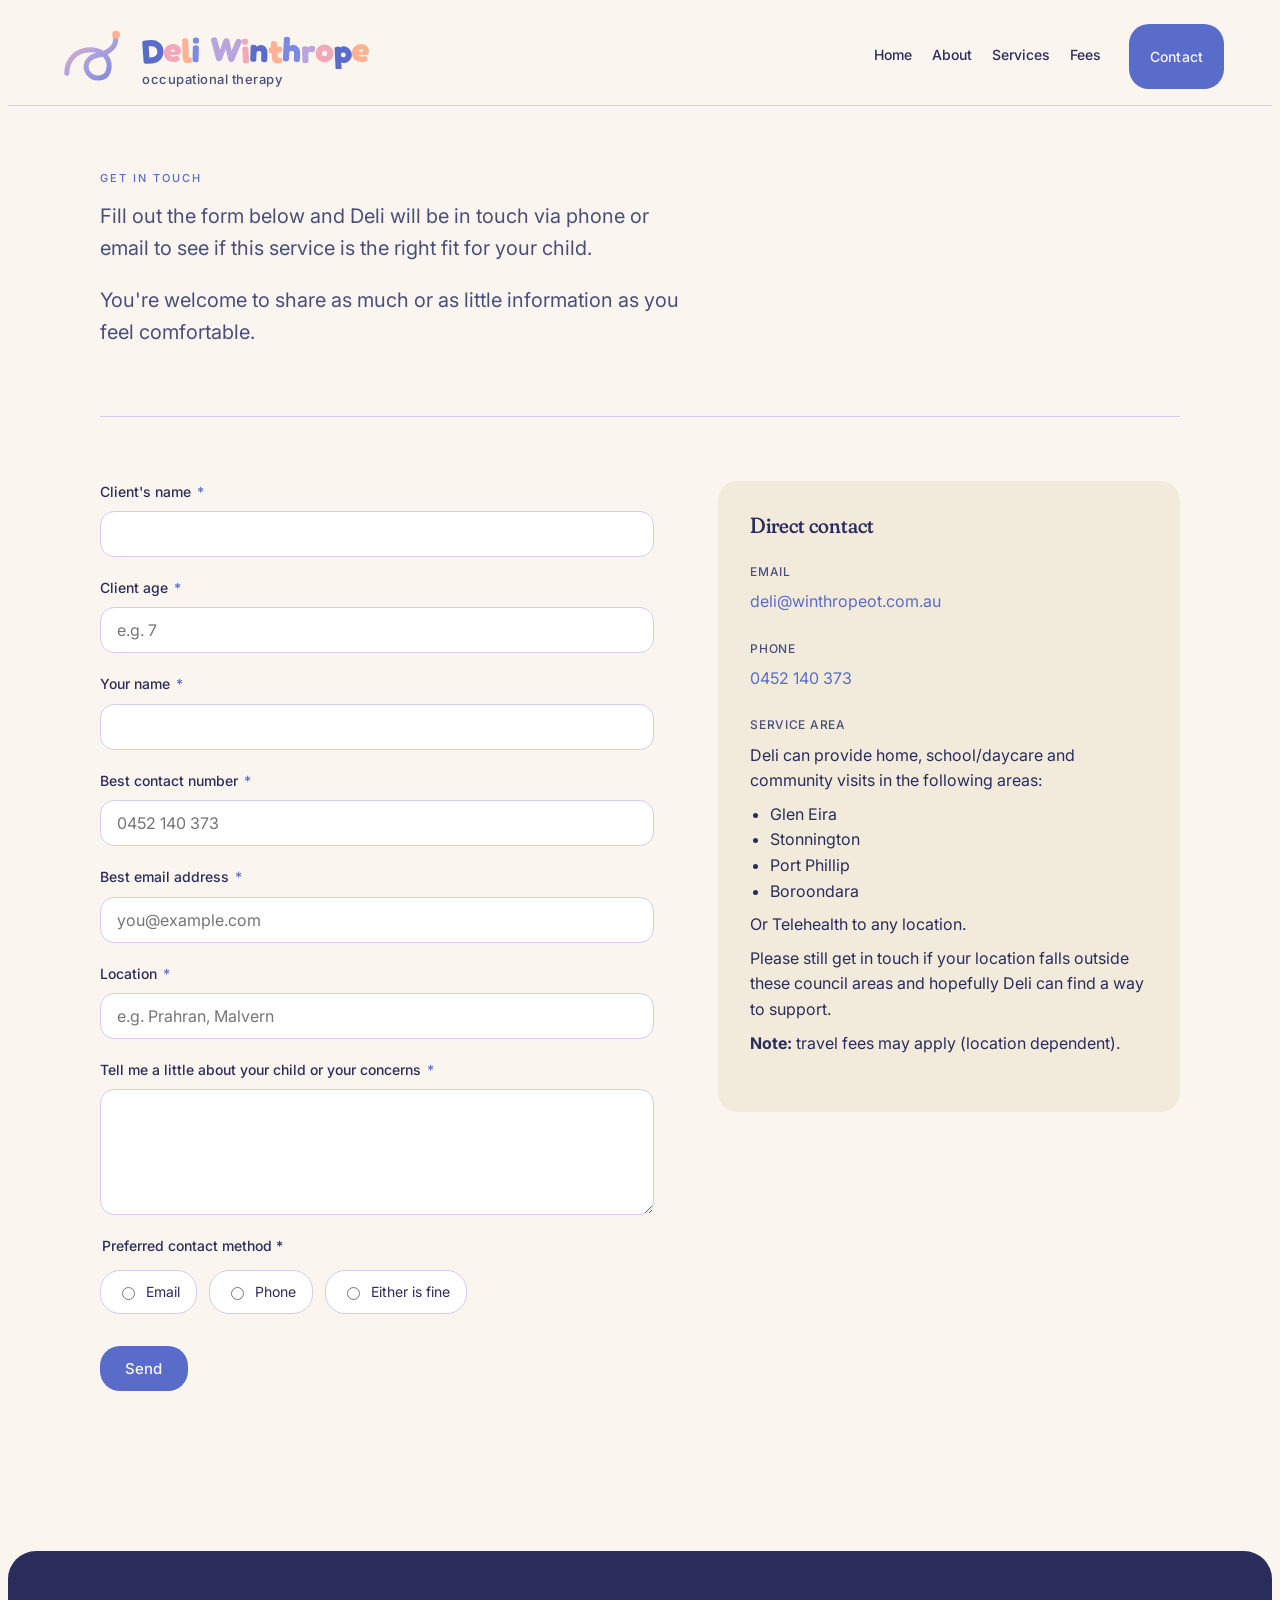
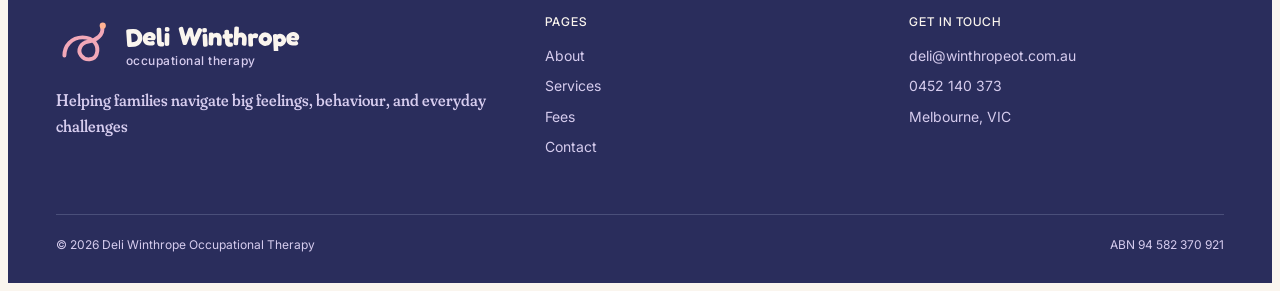
<file: contact.html>
<!DOCTYPE html>
<html lang="en-AU">
<head>
  <meta charset="UTF-8">
  <meta name="viewport" content="width=device-width, initial-scale=1.0">
  <title>Contact &amp; book · Deli Winthrope Occupational Therapy · Paediatric OT Melbourne</title>
  <meta name="description" content="Get in touch with Deli Winthrope, paediatric occupational therapist in Melbourne. Book a 15-minute intake call — no commitment, just a conversation.">
  <meta property="og:title" content="Contact &amp; book · Deli Winthrope Occupational Therapy">
  <meta property="og:description" content="Book a 15-minute intake call with Deli Winthrope, paediatric OT in Melbourne.">
  <meta property="og:type" content="website">
  <meta property="og:locale" content="en_AU">
  <link rel="icon" href="assets/logos/mark-on-periwinkle.svg" type="image/svg+xml">
  <link rel="icon" href="assets/logos/favicon.png" type="image/png">
  <link rel="preconnect" href="https://fonts.googleapis.com">
  <link rel="preconnect" href="https://fonts.gstatic.com" crossorigin>
  <link href="https://fonts.googleapis.com/css2?family=Fraunces:ital,opsz,wght@0,9..144,400..700;1,9..144,400..600&family=Inter:wght@400;500;600&display=swap" rel="stylesheet">
  <link rel="stylesheet" href="css/tokens.css">
  <link rel="stylesheet" href="css/styles.css">
</head>
<body>

<a class="skip-link" href="#main">Skip to content</a>

<header class="site-header" role="banner">
  <div class="site-header-inner">
    <a href="index.html" class="logo" aria-label="Deli Winthrope Occupational Therapy — home">
      <img src="assets/logos/mark-color.svg" alt="" class="logo__mark">
      <span class="logo__text">
        <img src="assets/logos/wordmark-color.svg" alt="Deli Winthrope" class="logo__wordmark">
        <span class="logo__credential">occupational therapy</span>
      </span>
    </a>
    <nav class="site-nav" id="site-nav" role="navigation" aria-label="Main navigation">
      <a href="index.html">Home</a>
      <a href="about.html">About</a>
      <a href="services.html">Services</a>
      <a href="fees.html">Fees</a>
      <a href="contact.html" class="btn btn-primary nav-cta" aria-current="page">Contact</a>
    </nav>
    <button class="hamburger" id="hamburger" aria-controls="site-nav" aria-expanded="false" aria-label="Open navigation menu">
      <svg width="24" height="24" viewBox="0 0 24 24" fill="none" stroke="currentColor" stroke-width="1.5" stroke-linecap="round"><line x1="4" y1="7" x2="20" y2="7"/><line x1="4" y1="12" x2="20" y2="12"/><line x1="4" y1="17" x2="20" y2="17"/></svg>
    </button>
  </div>
</header>

<main id="main">

  <div class="container">
    <div class="page-header">
      <span class="eyebrow">Get in touch</span>
<p class="subtitle">Fill out the form below and Deli will be in touch via phone or email to see if this service is the right fit for your child.</p>
      <p class="subtitle" style="margin-top:var(--space-2);">You're welcome to share as much or as little information as you feel comfortable.</p>
    </div>
  </div>

  <!-- Contact grid -->
  <section class="section" style="padding-top:0;">
    <div class="container">
      <div class="contact-grid">

        <!-- Intake form -->
        <div>
          <form method="POST" action="https://api.web3forms.com/submit" novalidate>
            <input type="hidden" name="access_key" value="b7e563f3-f13d-4a79-a32d-5835a2c71dcb">
            <input type="hidden" name="redirect" value="https://winthropeot.com.au/thanks.html">
            <input type="hidden" name="subject" value="New contact form submission — Deli Winthrope OT">
            <div class="field">
              <label for="client-name">Client's name <span class="req" aria-label="required">*</span></label>
              <input id="client-name" name="client_name" type="text" required>
            </div>

            <div class="field">
              <label for="client-age">Client age <span class="req" aria-label="required">*</span></label>
              <input id="client-age" name="client_age" type="number" min="1" max="18" placeholder="e.g. 7">
            </div>

            <div class="field">
              <label for="your-name">Your name <span class="req" aria-label="required">*</span></label>
              <input id="your-name" name="your_name" type="text" required autocomplete="name">
            </div>

            <div class="field">
              <label for="phone">Best contact number <span class="req" aria-label="required">*</span></label>
              <input id="phone" name="phone" type="tel" required autocomplete="tel" placeholder="0452 140 373">
            </div>

            <div class="field">
              <label for="email">Best email address <span class="req" aria-label="required">*</span></label>
              <input id="email" name="email" type="email" required autocomplete="email" placeholder="you@example.com">
            </div>

            <div class="field">
              <label for="location">Location <span class="req" aria-label="required">*</span></label>
              <input id="location" name="location" type="text" placeholder="e.g. Prahran, Malvern">
            </div>

            <div class="field">
              <label for="story">Tell me a little about your child or your concerns <span class="req" aria-label="required">*</span></label>
              <textarea id="story" name="story" rows="5"></textarea>
            </div>

            <fieldset style="border:none;padding:0;margin:0 0 var(--space-8);">
              <legend style="font-size:var(--text-body-s);font-weight:500;color:var(--text-primary);margin-bottom:var(--space-3);">Preferred contact method <span class="req" aria-label="required">*</span></legend>
              <div class="radio-group">
                <label class="radio-option">
                  <input type="radio" name="contact_pref" value="email"> Email
                </label>
                <label class="radio-option">
                  <input type="radio" name="contact_pref" value="phone"> Phone
                </label>
                <label class="radio-option">
                  <input type="radio" name="contact_pref" value="either"> Either is fine
                </label>
              </div>
            </fieldset>

            <button type="submit" class="btn btn-primary">Send</button>
          </form>
        </div>

        <!-- Direct details -->
        <div>
          <div class="contact-detail-block">
            <h2 style="font-size:var(--text-h3);margin-top:0;margin-bottom:var(--space-6);">Direct contact</h2>

            <div class="detail">
              <span class="detail-label">Email</span>
              <span class="detail-value"><a href="mailto:deli@winthropeot.com.au">deli@winthropeot.com.au</a></span>
            </div>

            <div class="detail">
              <span class="detail-label">Phone</span>
              <span class="detail-value"><a href="tel:0452140373">0452 140 373</a></span>
            </div>

            <div class="detail">
              <span class="detail-label">Service area</span>
              <div class="detail-value">
                <p style="margin:0 0 var(--space-2);">Deli can provide home, school/daycare and community visits in the following areas:</p>
                <ul style="margin:0 0 var(--space-2);padding-left:var(--space-5);">
                  <li>Glen Eira</li>
                  <li>Stonnington</li>
                  <li>Port Phillip</li>
                  <li>Boroondara</li>
                </ul>
                <p style="margin:0 0 var(--space-2);">Or Telehealth to any location.</p>
                <p style="margin:0 0 var(--space-2);">Please still get in touch if your location falls outside these council areas and hopefully Deli can find a way to support.</p>
                <p style="margin:0;"><strong>Note:</strong> travel fees may apply (location dependent).</p>
              </div>
            </div>

          </div>
        </div>

      </div>
    </div>
  </section>


</main>

<footer class="site-footer" role="contentinfo">
  <div class="site-footer-inner">
    <div class="footer-grid">
      <div>
        <a href="index.html" class="logo" aria-label="Deli Winthrope Occupational Therapy — home">
        <img src="assets/logos/mark-on-ink.svg" alt="" class="logo__mark">
        <span class="logo__text">
          <img src="assets/logos/wordmark-cream.svg" alt="Deli Winthrope" class="logo__wordmark">
          <span class="logo__credential">occupational therapy</span>
        </span>
      </a>
        <p class="tagline">Helping families navigate big feelings, behaviour, and everyday challenges</p>
      </div>
      <div>
        <h4>Pages</h4>
        <ul>
          <li><a href="about.html">About</a></li>
          <li><a href="services.html">Services</a></li>
          <li><a href="fees.html">Fees</a></li>
          <li><a href="contact.html">Contact</a></li>
        </ul>
      </div>
      <div>
        <h4>Get in touch</h4>
        <ul>
          <li><a href="mailto:deli@winthropeot.com.au">deli@winthropeot.com.au</a></li>
          <li><a href="tel:0452140373">0452 140 373</a></li>
          <li>Melbourne, VIC</li>
        </ul>
      </div>
    </div>
    <div class="legal">
      <span>© 2026 Deli Winthrope Occupational Therapy</span>
      <span>ABN 94 582 370 921</span>
    </div>
  </div>
</footer>

<script>
  const hamburger = document.getElementById('hamburger');
  const nav = document.getElementById('site-nav');
  hamburger.addEventListener('click', () => {
    const open = nav.classList.toggle('open');
    hamburger.setAttribute('aria-expanded', open);
    hamburger.setAttribute('aria-label', open ? 'Close navigation menu' : 'Open navigation menu');
    hamburger.innerHTML = open
      ? '<svg width="24" height="24" viewBox="0 0 24 24" fill="none" stroke="currentColor" stroke-width="1.5" stroke-linecap="round"><line x1="5" y1="5" x2="19" y2="19"/><line x1="19" y1="5" x2="5" y2="19"/></svg>'
      : '<svg width="24" height="24" viewBox="0 0 24 24" fill="none" stroke="currentColor" stroke-width="1.5" stroke-linecap="round"><line x1="4" y1="7" x2="20" y2="7"/><line x1="4" y1="12" x2="20" y2="12"/><line x1="4" y1="17" x2="20" y2="17"/></svg>';
  });
</script>

</body>
</html>
</file>
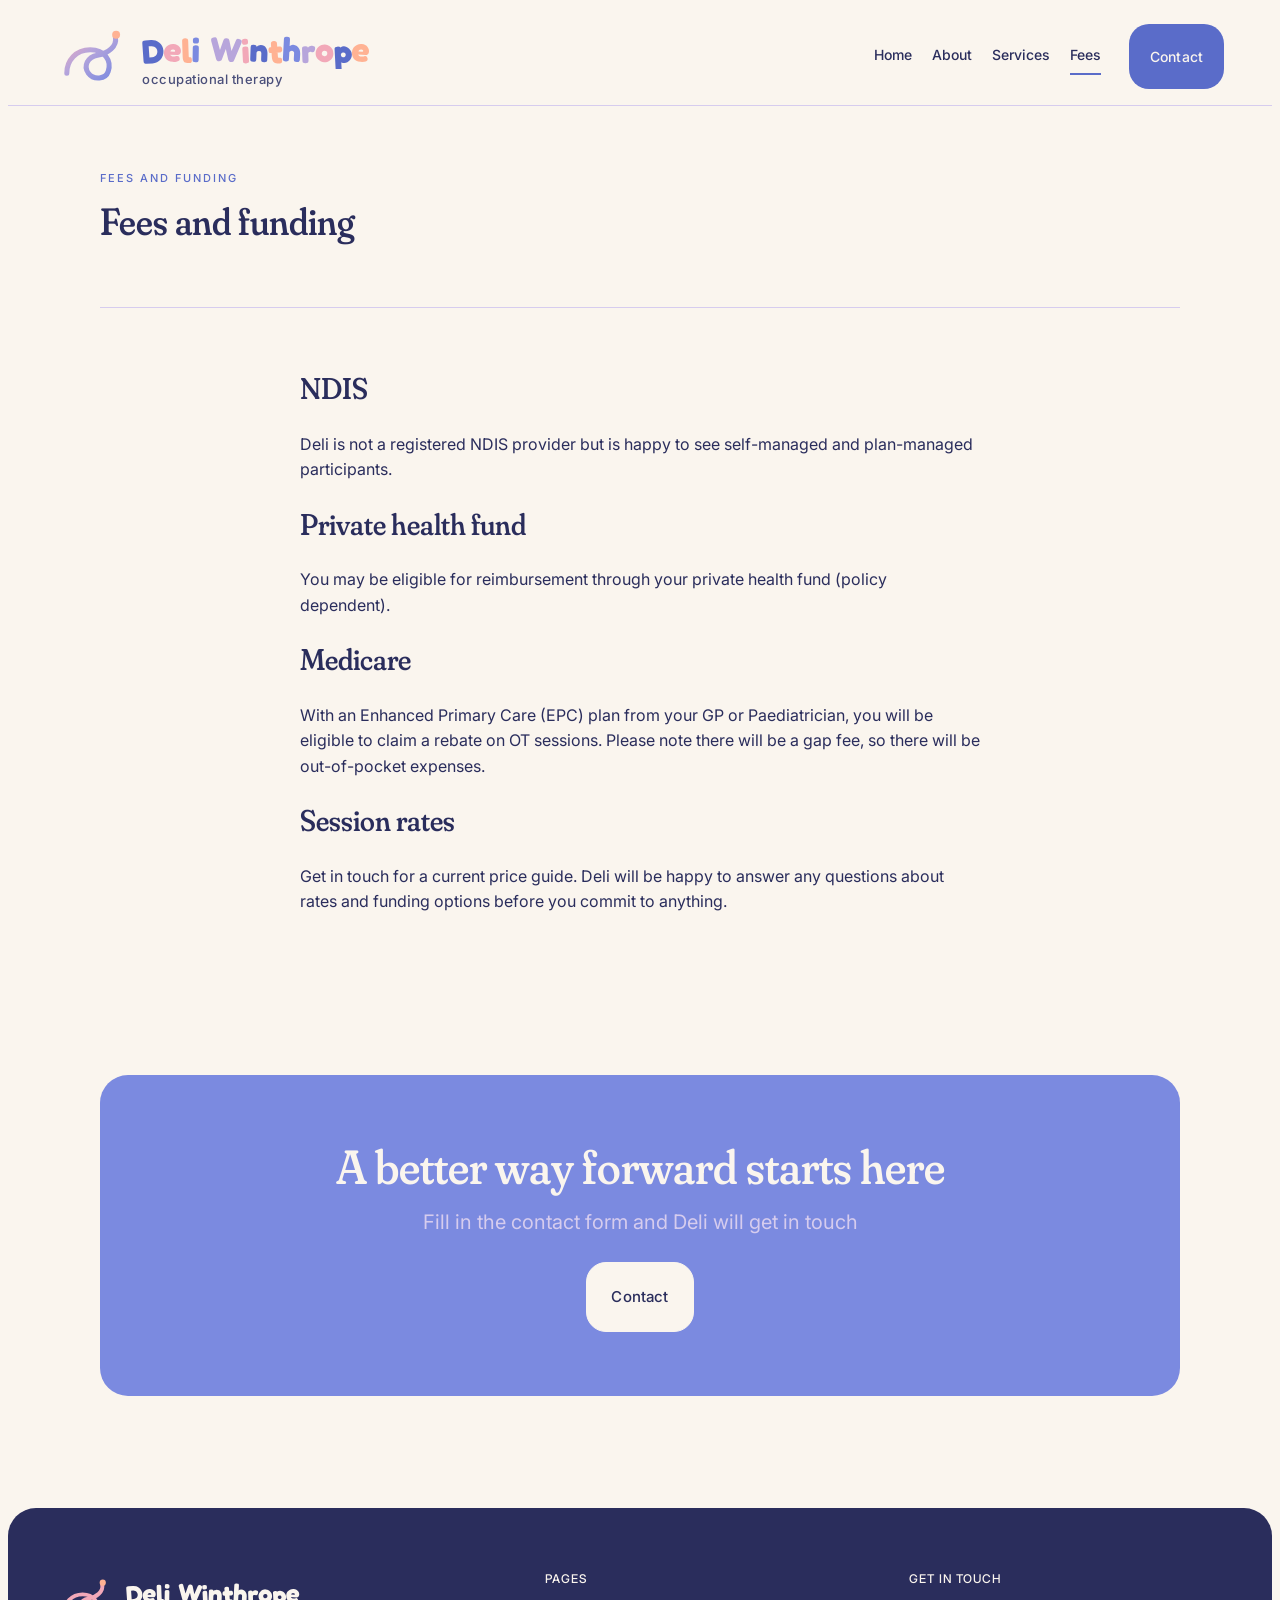
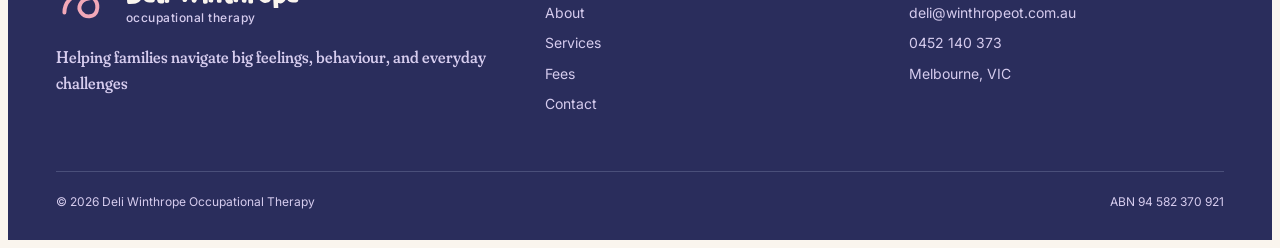
<file: fees.html>
<!DOCTYPE html>
<html lang="en-AU">
<head>
  <meta charset="UTF-8">
  <meta name="viewport" content="width=device-width, initial-scale=1.0">
  <title>Fees and funding · Deli Winthrope Occupational Therapy · Paediatric OT Melbourne</title>
  <meta name="description" content="Fees and funding information for paediatric OT and behaviour support services in Melbourne. Available under NDIS or private funding.">
  <meta property="og:title" content="Fees and funding · Deli Winthrope Occupational Therapy">
  <meta property="og:description" content="Fees and NDIS funding information for paediatric OT and behaviour support in Melbourne.">
  <meta property="og:type" content="website">
  <meta property="og:locale" content="en_AU">
  <link rel="icon" href="assets/logos/mark-on-periwinkle.svg" type="image/svg+xml">
  <link rel="icon" href="assets/logos/favicon.png" type="image/png">
  <link rel="preconnect" href="https://fonts.googleapis.com">
  <link rel="preconnect" href="https://fonts.gstatic.com" crossorigin>
  <link href="https://fonts.googleapis.com/css2?family=Fraunces:ital,opsz,wght@0,9..144,400..700;1,9..144,400..600&family=Inter:wght@400;500;600&display=swap" rel="stylesheet">
  <link rel="stylesheet" href="css/tokens.css">
  <link rel="stylesheet" href="css/styles.css">
</head>
<body>

<a class="skip-link" href="#main">Skip to content</a>

<header class="site-header" role="banner">
  <div class="site-header-inner">
    <a href="index.html" class="logo" aria-label="Deli Winthrope Occupational Therapy — home">
      <img src="assets/logos/mark-color.svg" alt="" class="logo__mark">
      <span class="logo__text">
        <img src="assets/logos/wordmark-color.svg" alt="Deli Winthrope" class="logo__wordmark">
        <span class="logo__credential">occupational therapy</span>
      </span>
    </a>
    <nav class="site-nav" id="site-nav" role="navigation" aria-label="Main navigation">
      <a href="index.html">Home</a>
      <a href="about.html">About</a>
      <a href="services.html">Services</a>
      <a href="fees.html" aria-current="page">Fees</a>
      <a href="contact.html" class="btn btn-primary nav-cta">Contact</a>
    </nav>
    <button class="hamburger" id="hamburger" aria-controls="site-nav" aria-expanded="false" aria-label="Open navigation menu">
      <svg width="24" height="24" viewBox="0 0 24 24" fill="none" stroke="currentColor" stroke-width="1.5" stroke-linecap="round"><line x1="4" y1="7" x2="20" y2="7"/><line x1="4" y1="12" x2="20" y2="12"/><line x1="4" y1="17" x2="20" y2="17"/></svg>
    </button>
  </div>
</header>

<main id="main">

  <div class="container">
    <div class="page-header">
      <span class="eyebrow">Fees and funding</span>
      <h1>Fees and funding</h1>
    </div>
  </div>

  <section class="section" style="padding-top:0;">
    <div class="container-reading">

      <h2 style="font-size:var(--text-h2);margin-top:0;">NDIS</h2>
      <p>Deli is not a registered NDIS provider but is happy to see self-managed and plan-managed participants.</p>

      <h2 style="font-size:var(--text-h2);">Private health fund</h2>
      <p>You may be eligible for reimbursement through your private health fund (policy dependent).</p>

      <h2 style="font-size:var(--text-h2);">Medicare</h2>
      <p>With an Enhanced Primary Care (EPC) plan from your GP or Paediatrician, you will be eligible to claim a rebate on OT sessions. Please note there will be a gap fee, so there will be out-of-pocket expenses.</p>

      <h2 style="font-size:var(--text-h2);">Session rates</h2>
      <p>Get in touch for a current price guide. Deli will be happy to answer any questions about rates and funding options before you commit to anything.</p>

    </div>
  </section>

  <!-- CTA -->
  <section class="section-sm">
    <div class="container">
      <div class="cta-strip">
        <h2>A better way forward starts here</h2>
        <p>Fill in the contact form and Deli will get in touch</p>
        <a href="contact.html" class="btn">Contact</a>
      </div>
    </div>
  </section>

</main>

<footer class="site-footer" role="contentinfo">
  <div class="site-footer-inner">
    <div class="footer-grid">
      <div>
        <a href="index.html" class="logo" aria-label="Deli Winthrope Occupational Therapy — home">
          <img src="assets/logos/mark-on-ink.svg" alt="" class="logo__mark">
          <span class="logo__text">
            <img src="assets/logos/wordmark-cream.svg" alt="Deli Winthrope" class="logo__wordmark">
            <span class="logo__credential">occupational therapy</span>
          </span>
        </a>
        <p class="tagline">Helping families navigate big feelings, behaviour, and everyday challenges</p>
      </div>
      <div>
        <h4>Pages</h4>
        <ul>
          <li><a href="about.html">About</a></li>
          <li><a href="services.html">Services</a></li>
          <li><a href="fees.html">Fees</a></li>
          <li><a href="contact.html">Contact</a></li>
        </ul>
      </div>
      <div>
        <h4>Get in touch</h4>
        <ul>
          <li><a href="mailto:deli@winthropeot.com.au">deli@winthropeot.com.au</a></li>
          <li><a href="tel:0452140373">0452 140 373</a></li>
          <li>Melbourne, VIC</li>
        </ul>
      </div>
    </div>
    <div class="legal">
      <span>© 2026 Deli Winthrope Occupational Therapy</span>
      <span>ABN 94 582 370 921</span>
    </div>
  </div>
</footer>

<script>
  const hamburger = document.getElementById('hamburger');
  const nav = document.getElementById('site-nav');
  hamburger.addEventListener('click', () => {
    const open = nav.classList.toggle('open');
    hamburger.setAttribute('aria-expanded', open);
    hamburger.setAttribute('aria-label', open ? 'Close navigation menu' : 'Open navigation menu');
    hamburger.innerHTML = open
      ? '<svg width="24" height="24" viewBox="0 0 24 24" fill="none" stroke="currentColor" stroke-width="1.5" stroke-linecap="round"><line x1="5" y1="5" x2="19" y2="19"/><line x1="19" y1="5" x2="5" y2="19"/></svg>'
      : '<svg width="24" height="24" viewBox="0 0 24 24" fill="none" stroke="currentColor" stroke-width="1.5" stroke-linecap="round"><line x1="4" y1="7" x2="20" y2="7"/><line x1="4" y1="12" x2="20" y2="12"/><line x1="4" y1="17" x2="20" y2="17"/></svg>';
  });
</script>

</body>
</html>
</file>
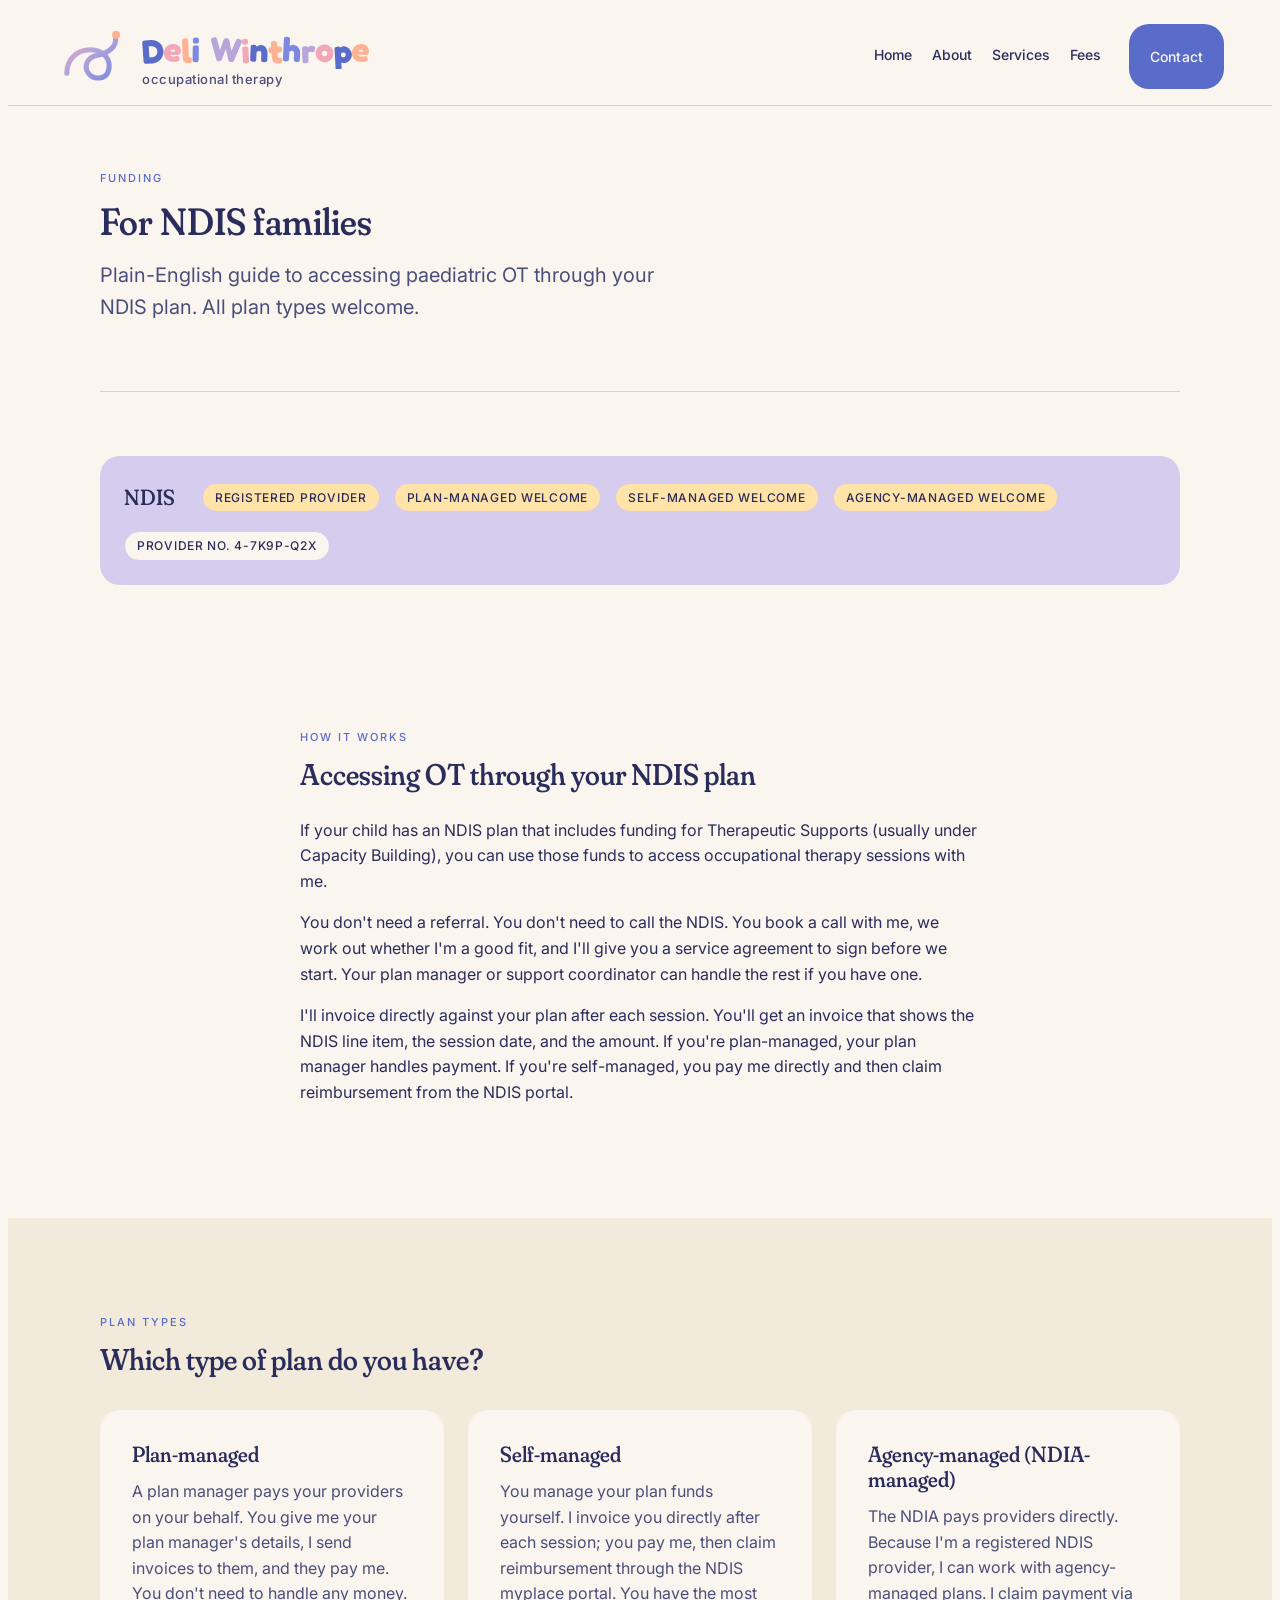
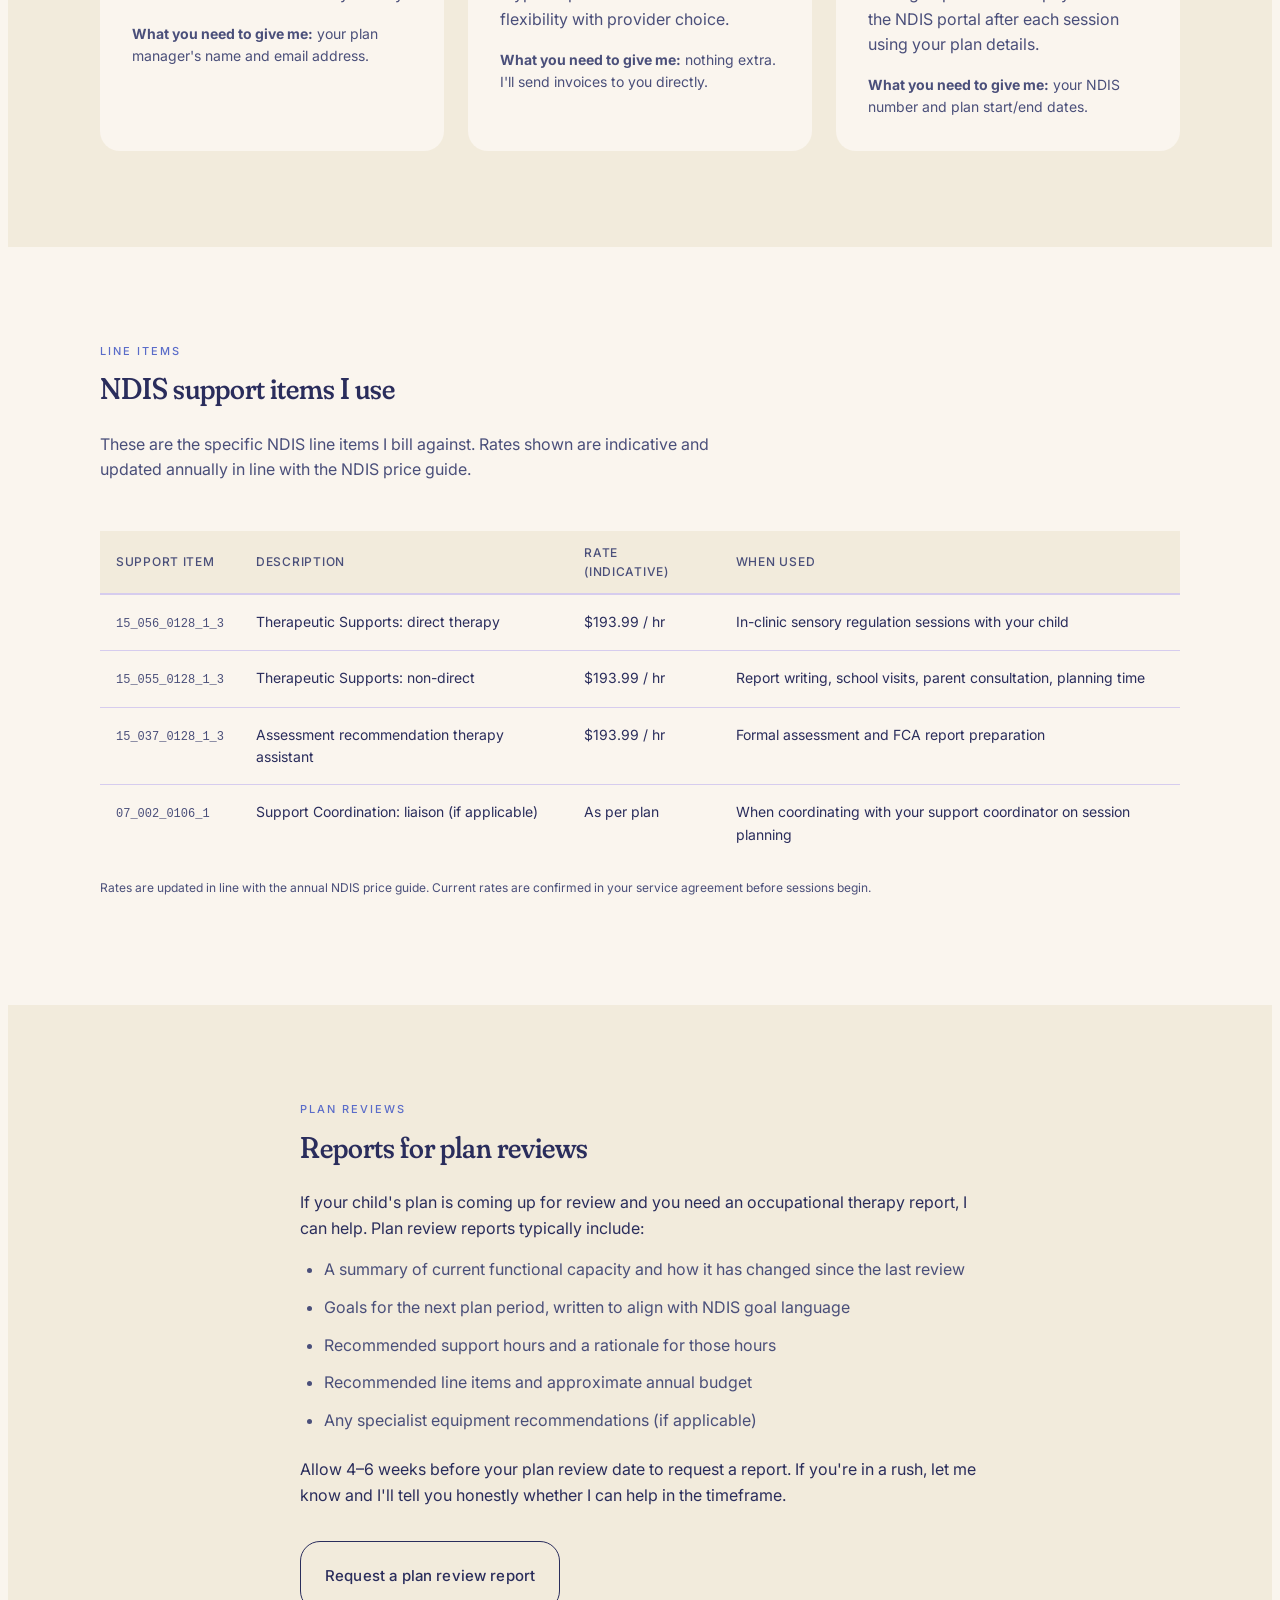
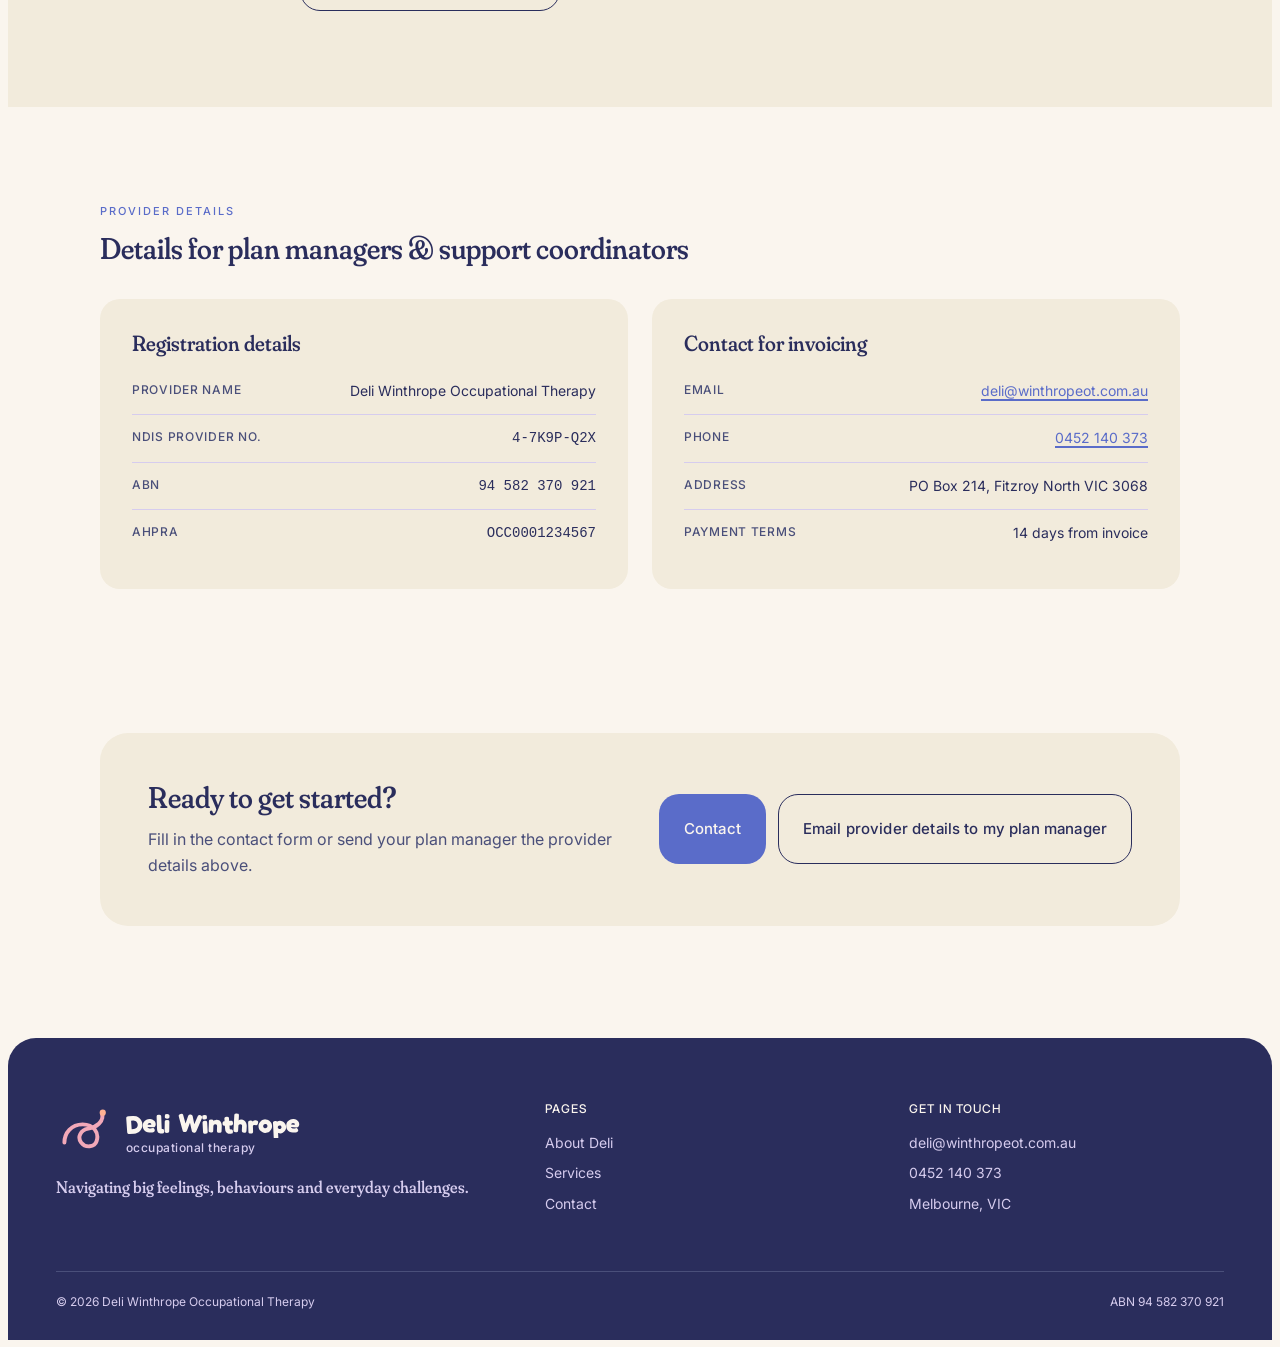
<file: ndis.html>
<!DOCTYPE html>
<html lang="en-AU">
<head>
  <meta charset="UTF-8">
  <meta name="viewport" content="width=device-width, initial-scale=1.0">
  <title>NDIS information for families · Deli Winthrope Occupational Therapy</title>
  <meta name="description" content="NDIS information for families accessing paediatric OT with Deli Winthrope. Registered provider, plan-managed and self-managed welcome. Line items, provider details, and how to get started.">
  <meta property="og:title" content="NDIS information for families · Deli Winthrope Occupational Therapy">
  <meta property="og:description" content="NDIS registered paediatric OT in Melbourne. Plan-managed, self-managed, and agency-managed families welcome.">
  <meta property="og:type" content="website">
  <meta property="og:locale" content="en_AU">
  <link rel="icon" href="assets/logos/mark-on-periwinkle.svg" type="image/svg+xml">
  <link rel="icon" href="assets/logos/favicon.png" type="image/png">
  <link rel="preconnect" href="https://fonts.googleapis.com">
  <link rel="preconnect" href="https://fonts.gstatic.com" crossorigin>
  <link href="https://fonts.googleapis.com/css2?family=Fraunces:ital,opsz,wght@0,9..144,400..700;1,9..144,400..600&family=Inter:wght@400;500;600&display=swap" rel="stylesheet">
  <link rel="stylesheet" href="css/tokens.css">
  <link rel="stylesheet" href="css/styles.css">
</head>
<body>

<a class="skip-link" href="#main">Skip to content</a>

<header class="site-header" role="banner">
  <div class="site-header-inner">
    <a href="index.html" class="logo" aria-label="Deli Winthrope Occupational Therapy — home">
      <img src="assets/logos/mark-color.svg" alt="" class="logo__mark">
      <span class="logo__text">
        <img src="assets/logos/wordmark-color.svg" alt="Deli Winthrope" class="logo__wordmark">
        <span class="logo__credential">occupational therapy</span>
      </span>
    </a>
    <nav class="site-nav" id="site-nav" role="navigation" aria-label="Main navigation">
      <a href="index.html">Home</a>
      <a href="about.html">About</a>
      <a href="services.html">Services</a>
      <a href="fees.html">Fees</a>
      <a href="contact.html" class="btn btn-primary nav-cta">Contact</a>
    </nav>
    <button class="hamburger" id="hamburger" aria-controls="site-nav" aria-expanded="false" aria-label="Open navigation menu">
      <svg width="24" height="24" viewBox="0 0 24 24" fill="none" stroke="currentColor" stroke-width="1.5" stroke-linecap="round"><line x1="4" y1="7" x2="20" y2="7"/><line x1="4" y1="12" x2="20" y2="12"/><line x1="4" y1="17" x2="20" y2="17"/></svg>
    </button>
  </div>
</header>

<main id="main">

  <div class="container">
    <div class="page-header">
      <span class="eyebrow">Funding</span>
      <h1>For NDIS families</h1>
      <p class="subtitle">Plain-English guide to accessing paediatric OT through your NDIS plan. All plan types welcome.</p>
    </div>
  </div>

  <!-- NDIS banner -->
  <section class="section-sm" style="padding-top:0;">
    <div class="container">
      <div class="ndis-banner">
        <span class="label">NDIS</span>
        <span class="pill">Registered provider</span>
        <span class="pill">Plan-managed welcome</span>
        <span class="pill">Self-managed welcome</span>
        <span class="pill">Agency-managed welcome</span>
        <span class="pill pill-cream">Provider No. 4-7K9P-Q2X</span>
      </div>
    </div>
  </section>

  <!-- What to expect under NDIS -->
  <section class="section">
    <div class="container-reading">
      <span class="eyebrow">How it works</span>
      <h2 style="font-size:var(--text-h2);margin-top:var(--space-3);">Accessing OT through your NDIS plan</h2>
      <p>If your child has an NDIS plan that includes funding for Therapeutic Supports (usually under Capacity Building), you can use those funds to access occupational therapy sessions with me.</p>
      <p>You don't need a referral. You don't need to call the NDIS. You book a call with me, we work out whether I'm a good fit, and I'll give you a service agreement to sign before we start. Your plan manager or support coordinator can handle the rest if you have one.</p>
      <p>I'll invoice directly against your plan after each session. You'll get an invoice that shows the NDIS line item, the session date, and the amount. If you're plan-managed, your plan manager handles payment. If you're self-managed, you pay me directly and then claim reimbursement from the NDIS portal.</p>
    </div>
  </section>

  <!-- Plan management types -->
  <section class="section section-subtle">
    <div class="container">
      <span class="eyebrow">Plan types</span>
      <h2 style="font-size:var(--text-h2);margin-top:var(--space-3);">Which type of plan do you have?</h2>
      <div class="grid-3" style="margin-top:var(--space-8);">
        <div class="card" style="background:var(--bg-page);">
          <h3>Plan-managed</h3>
          <p>A plan manager pays your providers on your behalf. You give me your plan manager's details, I send invoices to them, and they pay me. You don't need to handle any money.</p>
          <p style="font-size:var(--text-body-s);color:var(--text-muted);margin:0;"><strong>What you need to give me:</strong> your plan manager's name and email address.</p>
        </div>
        <div class="card" style="background:var(--bg-page);">
          <h3>Self-managed</h3>
          <p>You manage your plan funds yourself. I invoice you directly after each session; you pay me, then claim reimbursement through the NDIS myplace portal. You have the most flexibility with provider choice.</p>
          <p style="font-size:var(--text-body-s);color:var(--text-muted);margin:0;"><strong>What you need to give me:</strong> nothing extra. I'll send invoices to you directly.</p>
        </div>
        <div class="card" style="background:var(--bg-page);">
          <h3>Agency-managed (NDIA-managed)</h3>
          <p>The NDIA pays providers directly. Because I'm a registered NDIS provider, I can work with agency-managed plans. I claim payment via the NDIS portal after each session using your plan details.</p>
          <p style="font-size:var(--text-body-s);color:var(--text-muted);margin:0;"><strong>What you need to give me:</strong> your NDIS number and plan start/end dates.</p>
        </div>
      </div>
    </div>
  </section>

  <!-- Line items -->
  <section class="section">
    <div class="container">
      <span class="eyebrow">Line items</span>
      <h2 style="font-size:var(--text-h2);margin-top:var(--space-3);">NDIS support items I use</h2>
      <p style="max-width:640px;color:var(--text-muted);margin-bottom:var(--space-8);">These are the specific NDIS line items I bill against. Rates shown are indicative and updated annually in line with the NDIS price guide.</p>
      <div style="overflow-x:auto;">
        <table class="ndis-table">
          <thead>
            <tr>
              <th>Support item</th>
              <th>Description</th>
              <th>Rate (indicative)</th>
              <th>When used</th>
            </tr>
          </thead>
          <tbody>
            <tr>
              <td><span class="item-code">15_056_0128_1_3</span></td>
              <td>Therapeutic Supports: direct therapy</td>
              <td>$193.99 / hr</td>
              <td>In-clinic sensory regulation sessions with your child</td>
            </tr>
            <tr>
              <td><span class="item-code">15_055_0128_1_3</span></td>
              <td>Therapeutic Supports: non-direct</td>
              <td>$193.99 / hr</td>
              <td>Report writing, school visits, parent consultation, planning time</td>
            </tr>
            <tr>
              <td><span class="item-code">15_037_0128_1_3</span></td>
              <td>Assessment recommendation therapy assistant</td>
              <td>$193.99 / hr</td>
              <td>Formal assessment and FCA report preparation</td>
            </tr>
            <tr>
              <td><span class="item-code">07_002_0106_1</span></td>
              <td>Support Coordination: liaison (if applicable)</td>
              <td>As per plan</td>
              <td>When coordinating with your support coordinator on session planning</td>
            </tr>
          </tbody>
        </table>
      </div>
      <p style="font-size:var(--text-caption);color:var(--text-muted);margin-top:var(--space-4);">Rates are updated in line with the annual NDIS price guide. Current rates are confirmed in your service agreement before sessions begin.</p>
    </div>
  </section>

  <!-- Reports for plan reviews -->
  <section class="section section-subtle">
    <div class="container-reading">
      <span class="eyebrow">Plan reviews</span>
      <h2 style="font-size:var(--text-h2);margin-top:var(--space-3);">Reports for plan reviews</h2>
      <p>If your child's plan is coming up for review and you need an occupational therapy report, I can help. Plan review reports typically include:</p>
      <ul style="padding-left:var(--space-6);color:var(--text-muted);font-size:var(--text-body);line-height:var(--leading-body);margin-bottom:var(--space-6);">
        <li style="margin-bottom:var(--space-3);">A summary of current functional capacity and how it has changed since the last review</li>
        <li style="margin-bottom:var(--space-3);">Goals for the next plan period, written to align with NDIS goal language</li>
        <li style="margin-bottom:var(--space-3);">Recommended support hours and a rationale for those hours</li>
        <li style="margin-bottom:var(--space-3);">Recommended line items and approximate annual budget</li>
        <li>Any specialist equipment recommendations (if applicable)</li>
      </ul>
      <p>Allow 4–6 weeks before your plan review date to request a report. If you're in a rush, let me know and I'll tell you honestly whether I can help in the timeframe.</p>
      <a href="contact.html" class="btn btn-secondary" style="margin-top:var(--space-4);">Request a plan review report</a>
    </div>
  </section>

  <!-- Provider details -->
  <section class="section">
    <div class="container">
      <span class="eyebrow">Provider details</span>
      <h2 style="font-size:var(--text-h2);margin-top:var(--space-3);">Details for plan managers &amp; support coordinators</h2>
      <div class="grid-2" style="margin-top:var(--space-8);">
        <div class="card" style="background:var(--bg-subtle);">
          <h3>Registration details</h3>
          <ul style="list-style:none;padding:0;margin:0;">
            <li style="padding:var(--space-3) 0;border-bottom:1px solid var(--border-subtle);display:flex;justify-content:space-between;gap:var(--space-4);">
              <span style="font-size:var(--text-caption);text-transform:uppercase;letter-spacing:0.06em;font-weight:500;color:var(--text-muted);">Provider name</span>
              <span style="font-size:var(--text-body-s);text-align:right;">Deli Winthrope Occupational Therapy</span>
            </li>
            <li style="padding:var(--space-3) 0;border-bottom:1px solid var(--border-subtle);display:flex;justify-content:space-between;gap:var(--space-4);">
              <span style="font-size:var(--text-caption);text-transform:uppercase;letter-spacing:0.06em;font-weight:500;color:var(--text-muted);">NDIS provider no.</span>
              <span style="font-size:var(--text-body-s);font-family:monospace;">4-7K9P-Q2X</span>
            </li>
            <li style="padding:var(--space-3) 0;border-bottom:1px solid var(--border-subtle);display:flex;justify-content:space-between;gap:var(--space-4);">
              <span style="font-size:var(--text-caption);text-transform:uppercase;letter-spacing:0.06em;font-weight:500;color:var(--text-muted);">ABN</span>
              <span style="font-size:var(--text-body-s);font-family:monospace;">94 582 370 921</span>
            </li>
            <li style="padding:var(--space-3) 0;display:flex;justify-content:space-between;gap:var(--space-4);">
              <span style="font-size:var(--text-caption);text-transform:uppercase;letter-spacing:0.06em;font-weight:500;color:var(--text-muted);">AHPRA</span>
              <span style="font-size:var(--text-body-s);font-family:monospace;">OCC0001234567</span>
            </li>
          </ul>
        </div>
        <div class="card" style="background:var(--bg-subtle);">
          <h3>Contact for invoicing</h3>
          <ul style="list-style:none;padding:0;margin:0;">
            <li style="padding:var(--space-3) 0;border-bottom:1px solid var(--border-subtle);display:flex;justify-content:space-between;gap:var(--space-4);">
              <span style="font-size:var(--text-caption);text-transform:uppercase;letter-spacing:0.06em;font-weight:500;color:var(--text-muted);">Email</span>
              <a href="mailto:deli@winthropeot.com.au" style="font-size:var(--text-body-s);">deli@winthropeot.com.au</a>
            </li>
            <li style="padding:var(--space-3) 0;border-bottom:1px solid var(--border-subtle);display:flex;justify-content:space-between;gap:var(--space-4);">
              <span style="font-size:var(--text-caption);text-transform:uppercase;letter-spacing:0.06em;font-weight:500;color:var(--text-muted);">Phone</span>
              <a href="tel:0452140373" style="font-size:var(--text-body-s);">0452 140 373</a>
            </li>
            <li style="padding:var(--space-3) 0;border-bottom:1px solid var(--border-subtle);display:flex;justify-content:space-between;gap:var(--space-4);">
              <span style="font-size:var(--text-caption);text-transform:uppercase;letter-spacing:0.06em;font-weight:500;color:var(--text-muted);">Address</span>
              <span style="font-size:var(--text-body-s);text-align:right;">PO Box 214, Fitzroy North VIC 3068</span>
            </li>
            <li style="padding:var(--space-3) 0;display:flex;justify-content:space-between;gap:var(--space-4);">
              <span style="font-size:var(--text-caption);text-transform:uppercase;letter-spacing:0.06em;font-weight:500;color:var(--text-muted);">Payment terms</span>
              <span style="font-size:var(--text-body-s);">14 days from invoice</span>
            </li>
          </ul>
        </div>
      </div>
    </div>
  </section>

  <!-- CTAs -->
  <section class="section-sm">
    <div class="container">
      <div style="display:flex;gap:var(--space-4);flex-wrap:wrap;align-items:center;justify-content:center;background:var(--bg-subtle);border-radius:var(--radius-xl);padding:var(--space-12);">
        <div style="flex:1;min-width:260px;">
          <h2 style="font-size:var(--text-h2);margin:0 0 var(--space-3);">Ready to get started?</h2>
          <p style="color:var(--text-muted);margin:0;">Fill in the contact form or send your plan manager the provider details above.</p>
        </div>
        <div style="display:flex;gap:var(--space-3);flex-wrap:wrap;">
          <a href="contact.html" class="btn btn-primary">Contact</a>
          <a href="mailto:deli@winthropeot.com.au?subject=NDIS provider details request" class="btn btn-secondary">Email provider details to my plan manager</a>
        </div>
      </div>
    </div>
  </section>

</main>

<footer class="site-footer" role="contentinfo">
  <div class="site-footer-inner">
    <div class="footer-grid">
      <div>
        <a href="index.html" class="logo" aria-label="Deli Winthrope Occupational Therapy — home">
        <img src="assets/logos/mark-on-ink.svg" alt="" class="logo__mark">
        <span class="logo__text">
          <img src="assets/logos/wordmark-cream.svg" alt="Deli Winthrope" class="logo__wordmark">
          <span class="logo__credential">occupational therapy</span>
        </span>
      </a>
        <p class="tagline">Navigating big feelings, behaviours and everyday challenges.</p>
      </div>
      <div>
        <h4>Pages</h4>
        <ul>
          <li><a href="index.html#about">About Deli</a></li>
          <li><a href="index.html#services">Services</a></li>
          <li><a href="contact.html">Contact</a></li>
        </ul>
      </div>
      <div>
        <h4>Get in touch</h4>
        <ul>
          <li><a href="mailto:deli@winthropeot.com.au">deli@winthropeot.com.au</a></li>
          <li><a href="tel:0452140373">0452 140 373</a></li>
          <li>Melbourne, VIC</li>
        </ul>
      </div>
    </div>
    <div class="legal">
      <span>© 2026 Deli Winthrope Occupational Therapy</span>
      <span>ABN 94 582 370 921</span>
    </div>
  </div>
</footer>

<script>
  const hamburger = document.getElementById('hamburger');
  const nav = document.getElementById('site-nav');
  hamburger.addEventListener('click', () => {
    const open = nav.classList.toggle('open');
    hamburger.setAttribute('aria-expanded', open);
    hamburger.setAttribute('aria-label', open ? 'Close navigation menu' : 'Open navigation menu');
    hamburger.innerHTML = open
      ? '<svg width="24" height="24" viewBox="0 0 24 24" fill="none" stroke="currentColor" stroke-width="1.5" stroke-linecap="round"><line x1="5" y1="5" x2="19" y2="19"/><line x1="19" y1="5" x2="5" y2="19"/></svg>'
      : '<svg width="24" height="24" viewBox="0 0 24 24" fill="none" stroke="currentColor" stroke-width="1.5" stroke-linecap="round"><line x1="4" y1="7" x2="20" y2="7"/><line x1="4" y1="12" x2="20" y2="12"/><line x1="4" y1="17" x2="20" y2="17"/></svg>';
  });
</script>

</body>
</html>
</file>
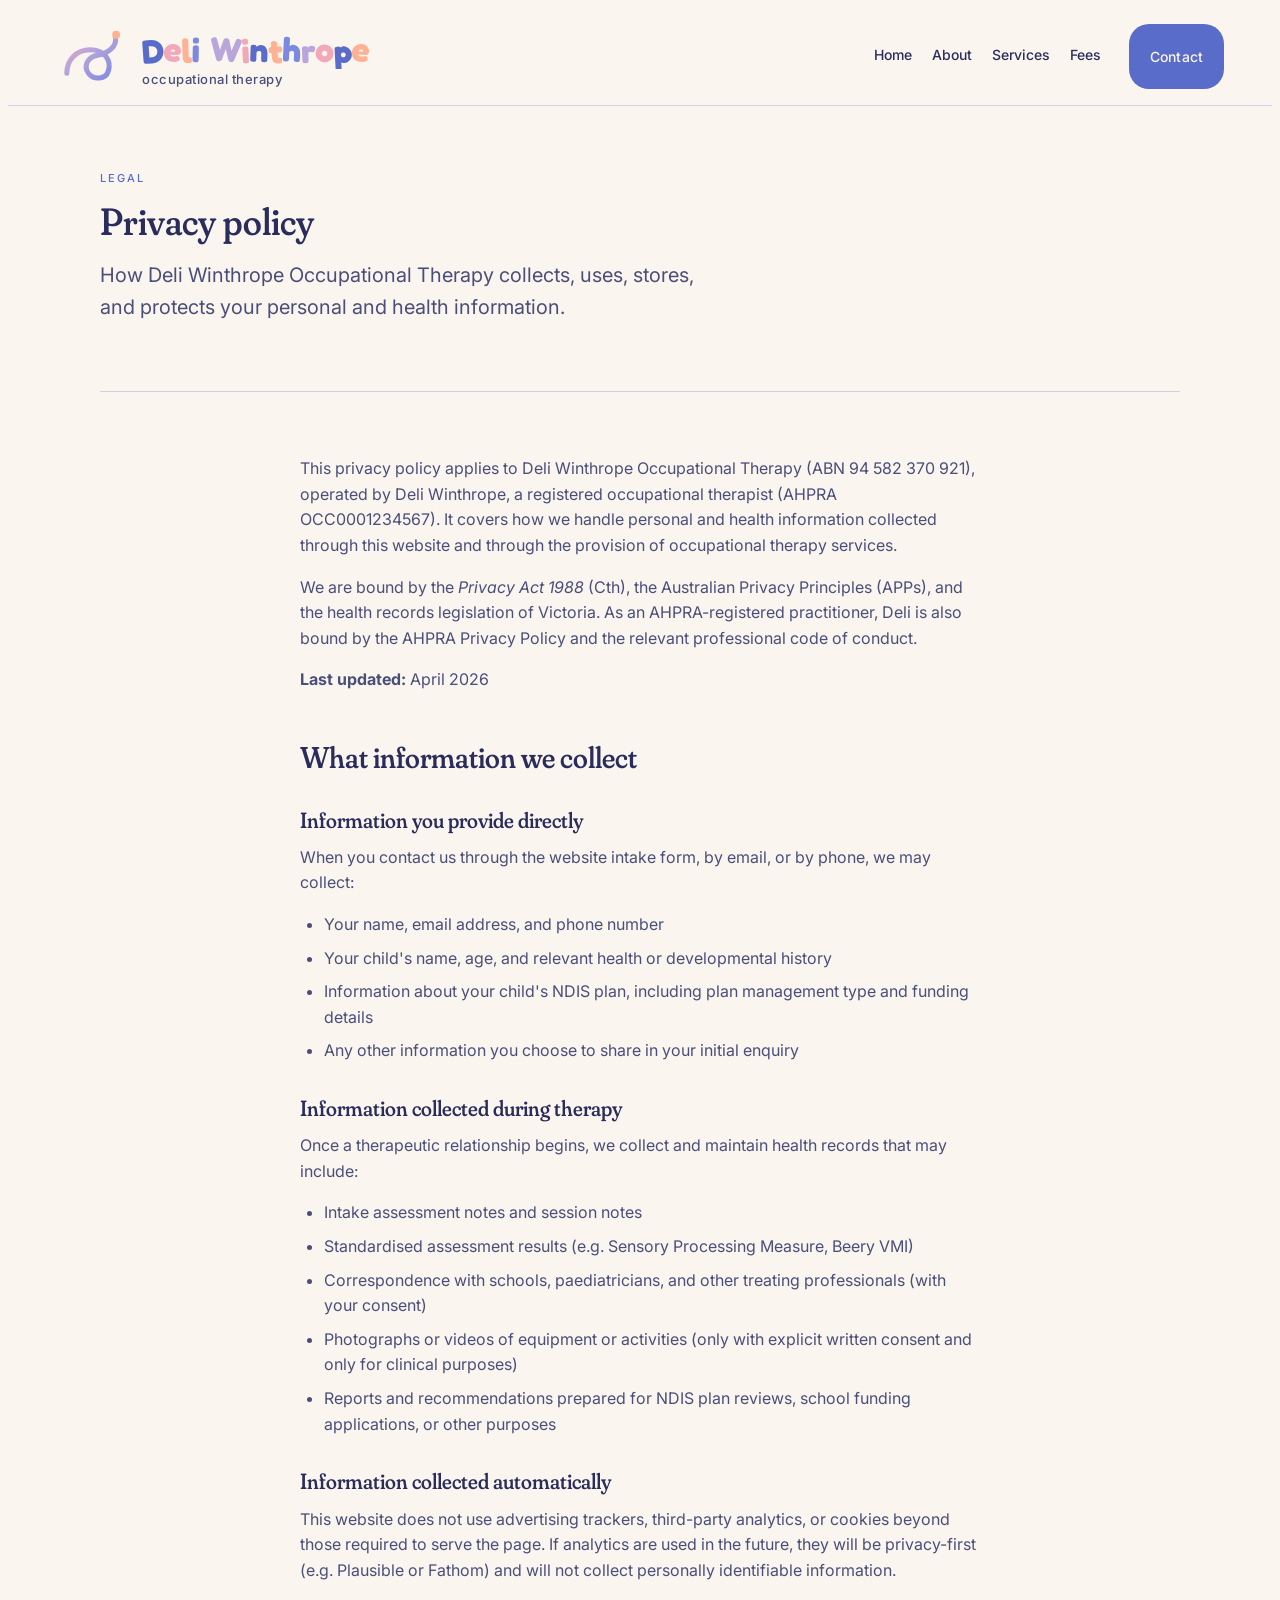
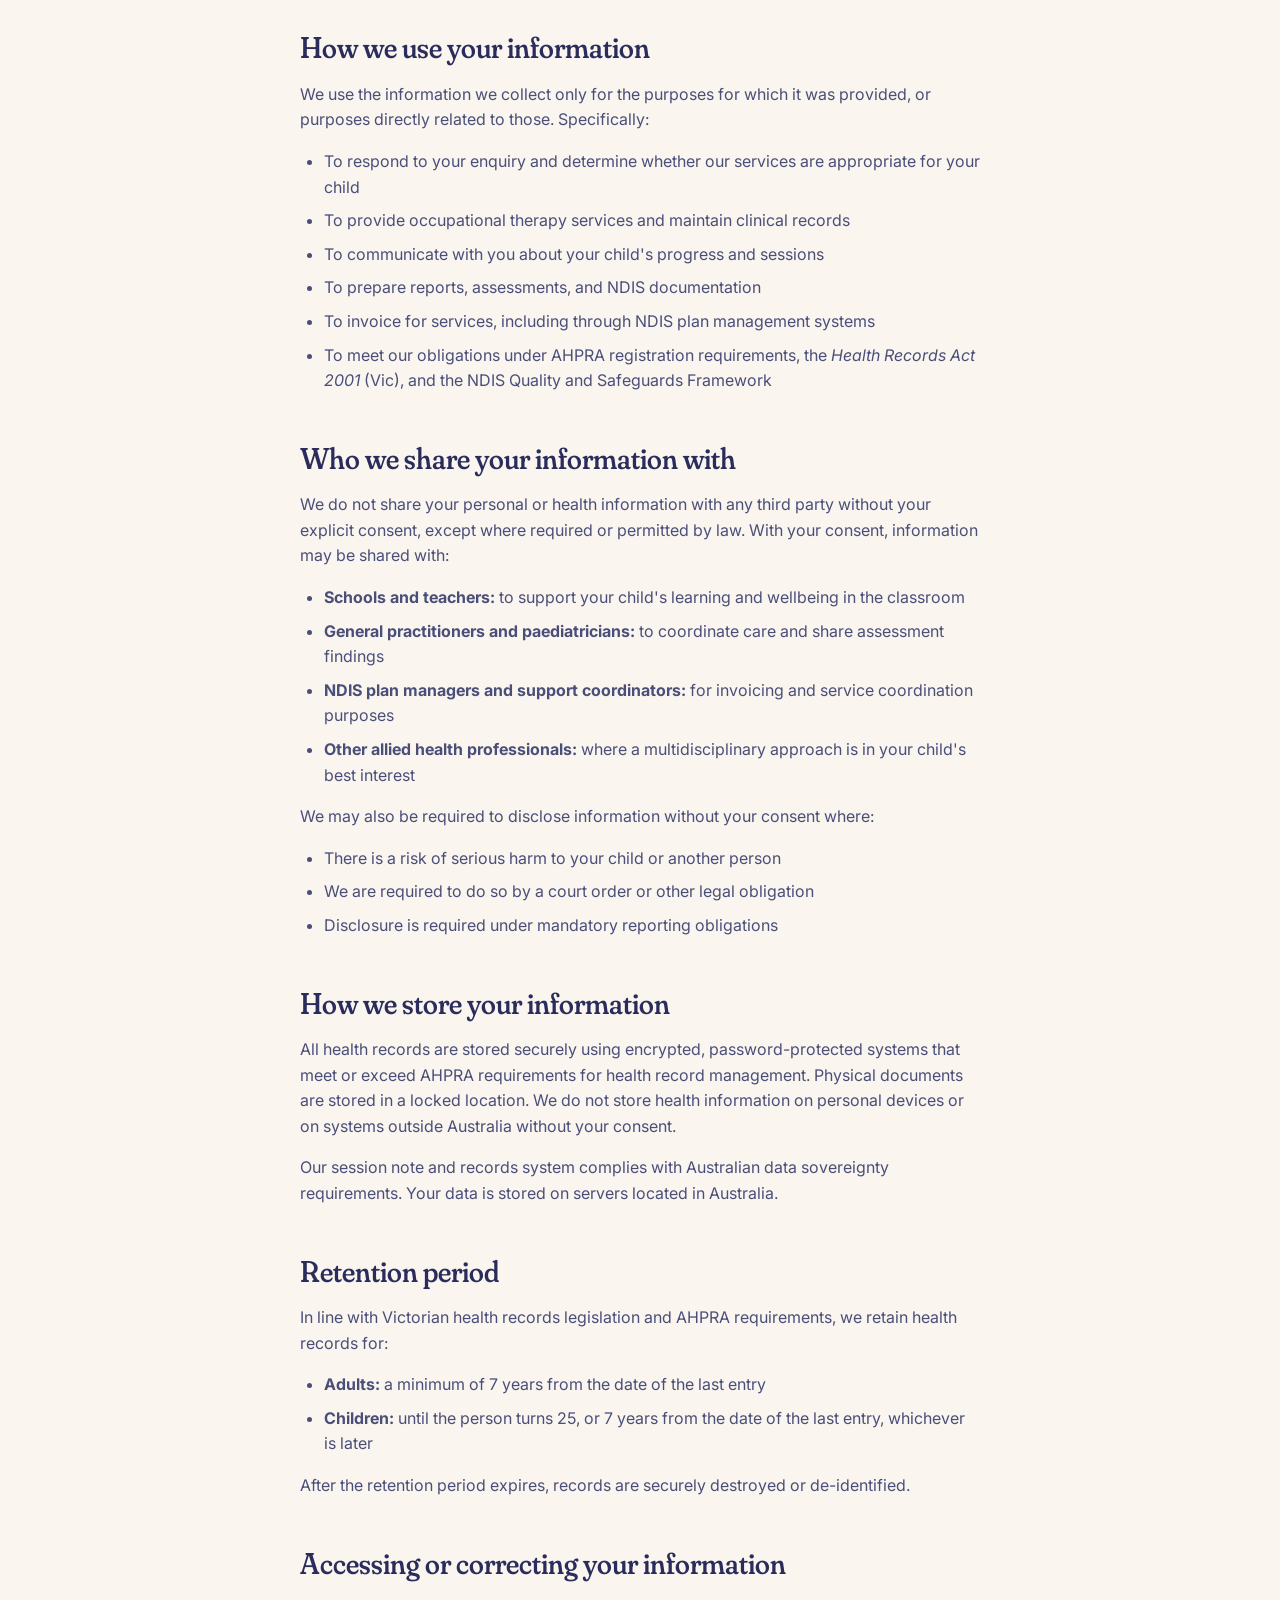
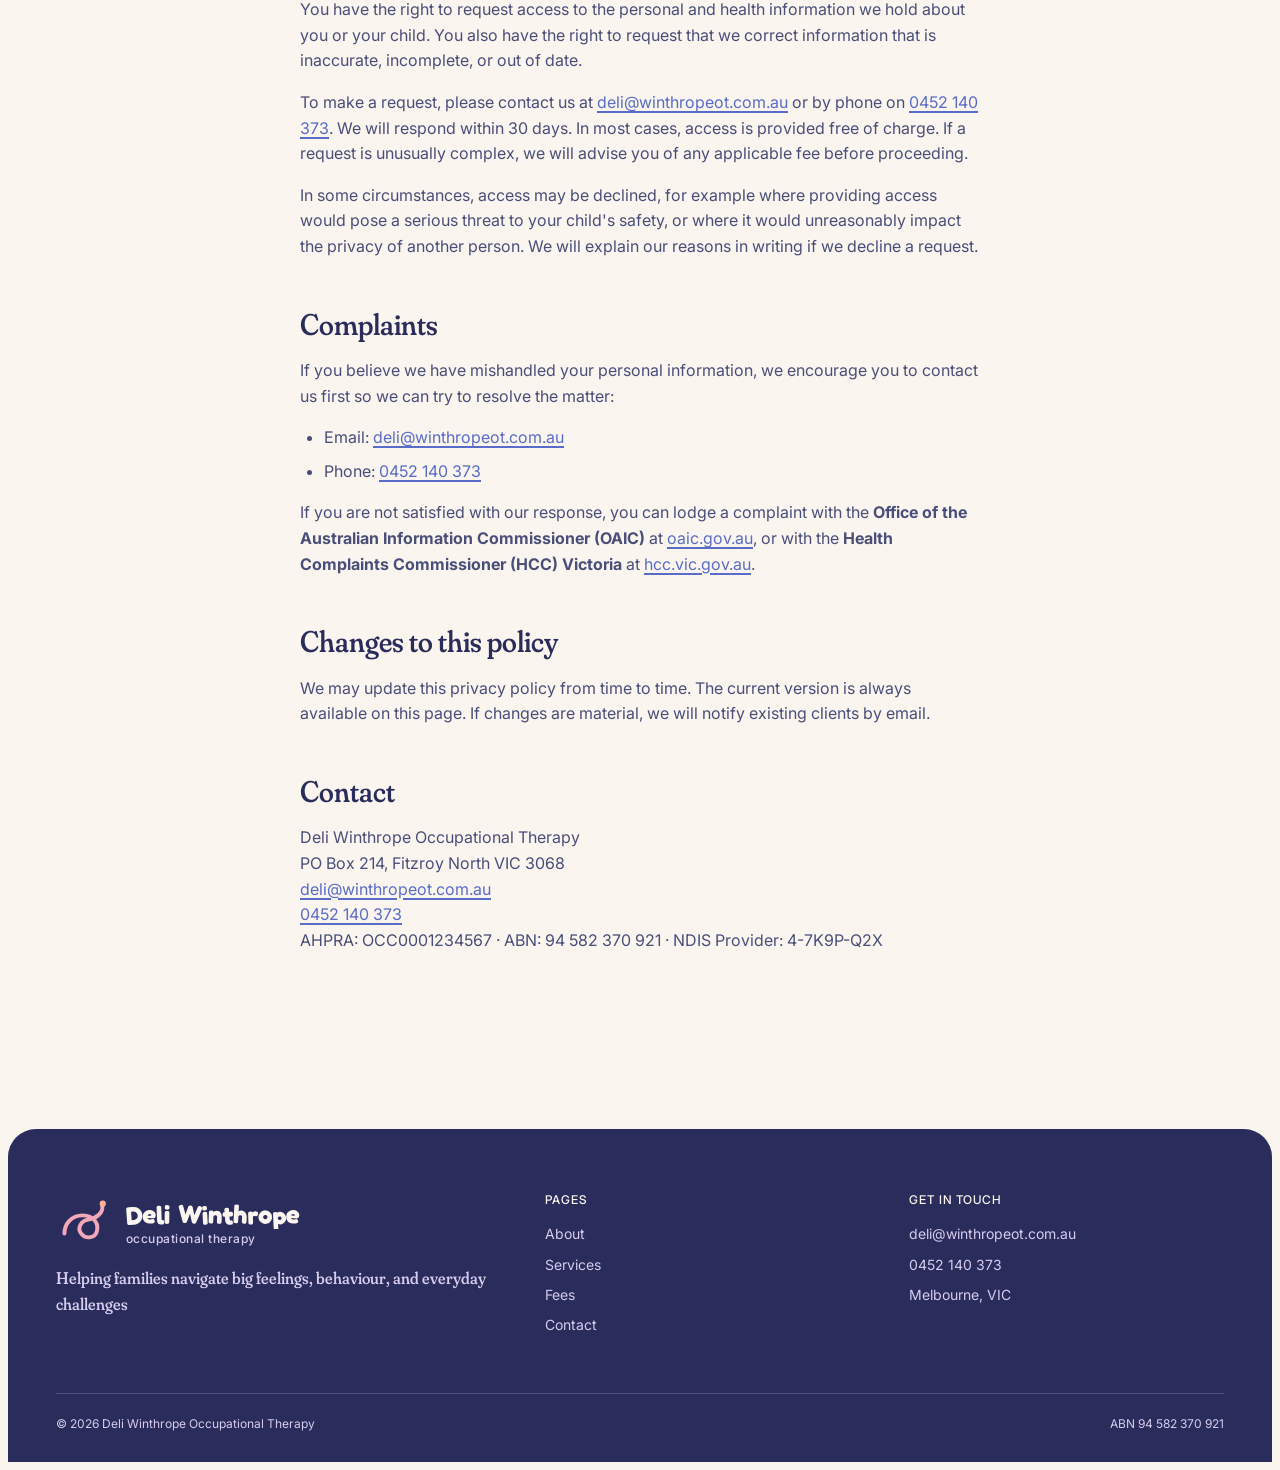
<file: privacy.html>
<!DOCTYPE html>
<html lang="en-AU">
<head>
  <meta charset="UTF-8">
  <meta name="viewport" content="width=device-width, initial-scale=1.0">
  <title>Privacy policy · Deli Winthrope Occupational Therapy</title>
  <meta name="description" content="Privacy policy for Deli Winthrope Occupational Therapy — how we collect, store, and protect your personal and health information.">
  <meta property="og:title" content="Privacy policy · Deli Winthrope Occupational Therapy">
  <meta property="og:type" content="website">
  <meta property="og:locale" content="en_AU">
  <link rel="icon" href="assets/logos/mark-on-periwinkle.svg" type="image/svg+xml">
  <link rel="icon" href="assets/logos/favicon.png" type="image/png">
  <link rel="preconnect" href="https://fonts.googleapis.com">
  <link rel="preconnect" href="https://fonts.gstatic.com" crossorigin>
  <link href="https://fonts.googleapis.com/css2?family=Fraunces:ital,opsz,wght@0,9..144,400..700;1,9..144,400..600&family=Inter:wght@400;500;600&display=swap" rel="stylesheet">
  <link rel="stylesheet" href="css/tokens.css">
  <link rel="stylesheet" href="css/styles.css">
</head>
<body>

<a class="skip-link" href="#main">Skip to content</a>

<header class="site-header" role="banner">
  <div class="site-header-inner">
    <a href="index.html" class="logo" aria-label="Deli Winthrope Occupational Therapy — home">
      <img src="assets/logos/mark-color.svg" alt="" class="logo__mark">
      <span class="logo__text">
        <img src="assets/logos/wordmark-color.svg" alt="Deli Winthrope" class="logo__wordmark">
        <span class="logo__credential">occupational therapy</span>
      </span>
    </a>
    <nav class="site-nav" id="site-nav" role="navigation" aria-label="Main navigation">
      <a href="index.html">Home</a>
      <a href="about.html">About</a>
      <a href="services.html">Services</a>
      <a href="fees.html">Fees</a>
      <a href="contact.html" class="btn btn-primary nav-cta">Contact</a>
    </nav>
    <button class="hamburger" id="hamburger" aria-controls="site-nav" aria-expanded="false" aria-label="Open navigation menu">
      <svg width="24" height="24" viewBox="0 0 24 24" fill="none" stroke="currentColor" stroke-width="1.5" stroke-linecap="round"><line x1="4" y1="7" x2="20" y2="7"/><line x1="4" y1="12" x2="20" y2="12"/><line x1="4" y1="17" x2="20" y2="17"/></svg>
    </button>
  </div>
</header>

<main id="main">

  <div class="container">
    <div class="page-header">
      <span class="eyebrow">Legal</span>
      <h1>Privacy policy</h1>
      <p class="subtitle">How Deli Winthrope Occupational Therapy collects, uses, stores, and protects your personal and health information.</p>
    </div>
  </div>

  <section class="section" style="padding-top: 0;">
    <div class="container-reading prose">

      <p>This privacy policy applies to Deli Winthrope Occupational Therapy (ABN 94 582 370 921), operated by Deli Winthrope, a registered occupational therapist (AHPRA OCC0001234567). It covers how we handle personal and health information collected through this website and through the provision of occupational therapy services.</p>

      <p>We are bound by the <em>Privacy Act 1988</em> (Cth), the Australian Privacy Principles (APPs), and the health records legislation of Victoria. As an AHPRA-registered practitioner, Deli is also bound by the AHPRA Privacy Policy and the relevant professional code of conduct.</p>

      <p><strong>Last updated:</strong> April 2026</p>

      <h2>What information we collect</h2>

      <h3>Information you provide directly</h3>
      <p>When you contact us through the website intake form, by email, or by phone, we may collect:</p>
      <ul>
        <li>Your name, email address, and phone number</li>
        <li>Your child's name, age, and relevant health or developmental history</li>
        <li>Information about your child's NDIS plan, including plan management type and funding details</li>
        <li>Any other information you choose to share in your initial enquiry</li>
      </ul>

      <h3>Information collected during therapy</h3>
      <p>Once a therapeutic relationship begins, we collect and maintain health records that may include:</p>
      <ul>
        <li>Intake assessment notes and session notes</li>
        <li>Standardised assessment results (e.g. Sensory Processing Measure, Beery VMI)</li>
        <li>Correspondence with schools, paediatricians, and other treating professionals (with your consent)</li>
        <li>Photographs or videos of equipment or activities (only with explicit written consent and only for clinical purposes)</li>
        <li>Reports and recommendations prepared for NDIS plan reviews, school funding applications, or other purposes</li>
      </ul>

      <h3>Information collected automatically</h3>
      <p>This website does not use advertising trackers, third-party analytics, or cookies beyond those required to serve the page. If analytics are used in the future, they will be privacy-first (e.g. Plausible or Fathom) and will not collect personally identifiable information.</p>

      <h2>How we use your information</h2>

      <p>We use the information we collect only for the purposes for which it was provided, or purposes directly related to those. Specifically:</p>
      <ul>
        <li>To respond to your enquiry and determine whether our services are appropriate for your child</li>
        <li>To provide occupational therapy services and maintain clinical records</li>
        <li>To communicate with you about your child's progress and sessions</li>
        <li>To prepare reports, assessments, and NDIS documentation</li>
        <li>To invoice for services, including through NDIS plan management systems</li>
        <li>To meet our obligations under AHPRA registration requirements, the <em>Health Records Act 2001</em> (Vic), and the NDIS Quality and Safeguards Framework</li>
      </ul>

      <h2>Who we share your information with</h2>

      <p>We do not share your personal or health information with any third party without your explicit consent, except where required or permitted by law. With your consent, information may be shared with:</p>
      <ul>
        <li><strong>Schools and teachers:</strong> to support your child's learning and wellbeing in the classroom</li>
        <li><strong>General practitioners and paediatricians:</strong> to coordinate care and share assessment findings</li>
        <li><strong>NDIS plan managers and support coordinators:</strong> for invoicing and service coordination purposes</li>
        <li><strong>Other allied health professionals:</strong> where a multidisciplinary approach is in your child's best interest</li>
      </ul>

      <p>We may also be required to disclose information without your consent where:</p>
      <ul>
        <li>There is a risk of serious harm to your child or another person</li>
        <li>We are required to do so by a court order or other legal obligation</li>
        <li>Disclosure is required under mandatory reporting obligations</li>
      </ul>

      <h2>How we store your information</h2>

      <p>All health records are stored securely using encrypted, password-protected systems that meet or exceed AHPRA requirements for health record management. Physical documents are stored in a locked location. We do not store health information on personal devices or on systems outside Australia without your consent.</p>

      <p>Our session note and records system complies with Australian data sovereignty requirements. Your data is stored on servers located in Australia.</p>

      <h2>Retention period</h2>

      <p>In line with Victorian health records legislation and AHPRA requirements, we retain health records for:</p>
      <ul>
        <li><strong>Adults:</strong> a minimum of 7 years from the date of the last entry</li>
        <li><strong>Children:</strong> until the person turns 25, or 7 years from the date of the last entry, whichever is later</li>
      </ul>

      <p>After the retention period expires, records are securely destroyed or de-identified.</p>

      <h2>Accessing or correcting your information</h2>

      <p>You have the right to request access to the personal and health information we hold about you or your child. You also have the right to request that we correct information that is inaccurate, incomplete, or out of date.</p>

      <p>To make a request, please contact us at <a href="mailto:deli@winthropeot.com.au">deli@winthropeot.com.au</a> or by phone on <a href="tel:0452140373">0452 140 373</a>. We will respond within 30 days. In most cases, access is provided free of charge. If a request is unusually complex, we will advise you of any applicable fee before proceeding.</p>

      <p>In some circumstances, access may be declined, for example where providing access would pose a serious threat to your child's safety, or where it would unreasonably impact the privacy of another person. We will explain our reasons in writing if we decline a request.</p>

      <h2>Complaints</h2>

      <p>If you believe we have mishandled your personal information, we encourage you to contact us first so we can try to resolve the matter:</p>
      <ul>
        <li>Email: <a href="mailto:deli@winthropeot.com.au">deli@winthropeot.com.au</a></li>
        <li>Phone: <a href="tel:0452140373">0452 140 373</a></li>
      </ul>

      <p>If you are not satisfied with our response, you can lodge a complaint with the <strong>Office of the Australian Information Commissioner (OAIC)</strong> at <a href="https://www.oaic.gov.au" target="_blank" rel="noopener">oaic.gov.au</a>, or with the <strong>Health Complaints Commissioner (HCC) Victoria</strong> at <a href="https://www.hcc.vic.gov.au" target="_blank" rel="noopener">hcc.vic.gov.au</a>.</p>

      <h2>Changes to this policy</h2>

      <p>We may update this privacy policy from time to time. The current version is always available on this page. If changes are material, we will notify existing clients by email.</p>

      <h2>Contact</h2>

      <p>Deli Winthrope Occupational Therapy<br>
      PO Box 214, Fitzroy North VIC 3068<br>
      <a href="mailto:deli@winthropeot.com.au">deli@winthropeot.com.au</a><br>
      <a href="tel:0452140373">0452 140 373</a><br>
      AHPRA: OCC0001234567 · ABN: 94 582 370 921 · NDIS Provider: 4-7K9P-Q2X</p>

    </div>
  </section>

</main>

<footer class="site-footer" role="contentinfo">
  <div class="site-footer-inner">
    <div class="footer-grid">
      <div>
        <a href="index.html" class="logo" aria-label="Deli Winthrope Occupational Therapy — home">
        <img src="assets/logos/mark-on-ink.svg" alt="" class="logo__mark">
        <span class="logo__text">
          <img src="assets/logos/wordmark-cream.svg" alt="Deli Winthrope" class="logo__wordmark">
          <span class="logo__credential">occupational therapy</span>
        </span>
      </a>
        <p class="tagline">Helping families navigate big feelings, behaviour, and everyday challenges</p>
      </div>
      <div>
        <h4>Pages</h4>
        <ul>
          <li><a href="about.html">About</a></li>
          <li><a href="services.html">Services</a></li>
          <li><a href="fees.html">Fees</a></li>
          <li><a href="contact.html">Contact</a></li>
        </ul>
      </div>
      <div>
        <h4>Get in touch</h4>
        <ul>
          <li><a href="mailto:deli@winthropeot.com.au">deli@winthropeot.com.au</a></li>
          <li><a href="tel:0452140373">0452 140 373</a></li>
          <li>Melbourne, VIC</li>
        </ul>
      </div>
    </div>
    <div class="legal">
      <span>© 2026 Deli Winthrope Occupational Therapy</span>
      <span>ABN 94 582 370 921</span>
    </div>
  </div>
</footer>

<script>
  const hamburger = document.getElementById('hamburger');
  const nav = document.getElementById('site-nav');
  hamburger.addEventListener('click', () => {
    const open = nav.classList.toggle('open');
    hamburger.setAttribute('aria-expanded', open);
    hamburger.setAttribute('aria-label', open ? 'Close navigation menu' : 'Open navigation menu');
    hamburger.innerHTML = open
      ? '<svg width="24" height="24" viewBox="0 0 24 24" fill="none" stroke="currentColor" stroke-width="1.5" stroke-linecap="round"><line x1="5" y1="5" x2="19" y2="19"/><line x1="19" y1="5" x2="5" y2="19"/></svg>'
      : '<svg width="24" height="24" viewBox="0 0 24 24" fill="none" stroke="currentColor" stroke-width="1.5" stroke-linecap="round"><line x1="4" y1="7" x2="20" y2="7"/><line x1="4" y1="12" x2="20" y2="12"/><line x1="4" y1="17" x2="20" y2="17"/></svg>';
  });
</script>

</body>
</html>
</file>
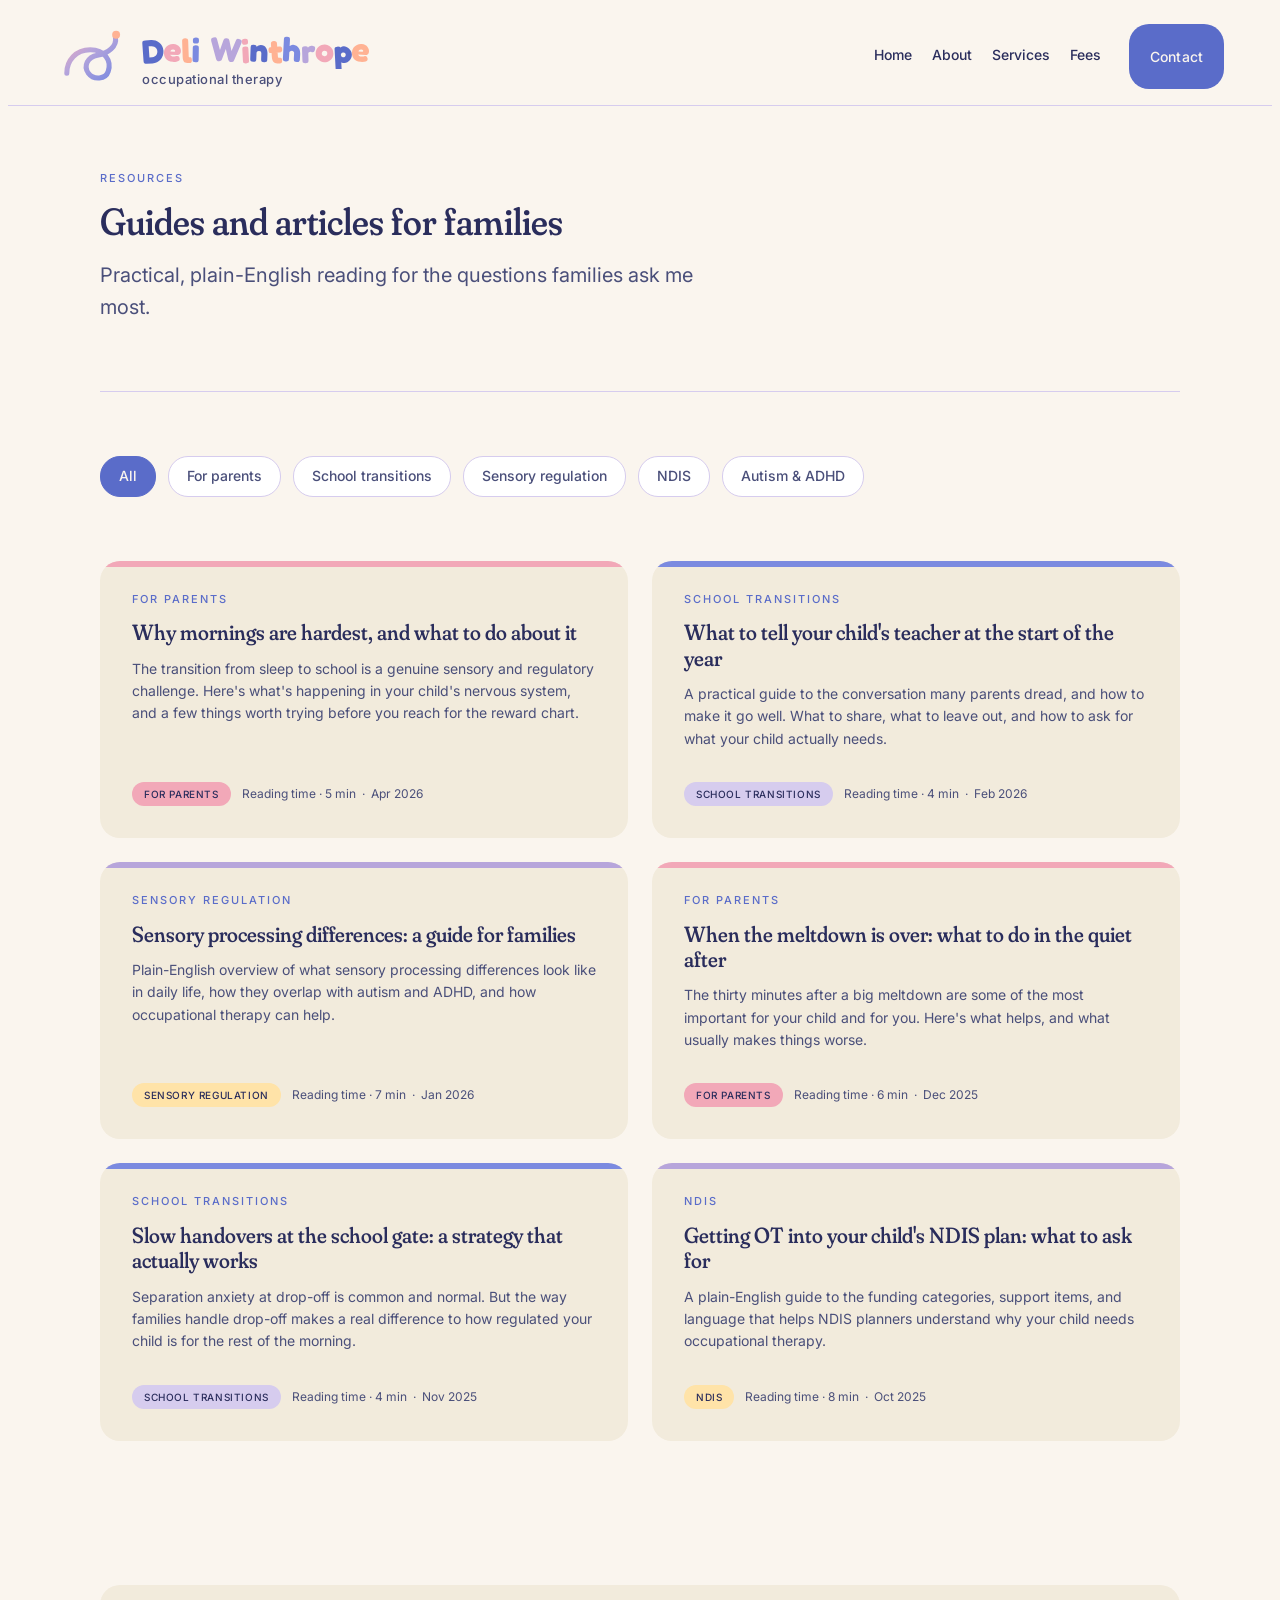
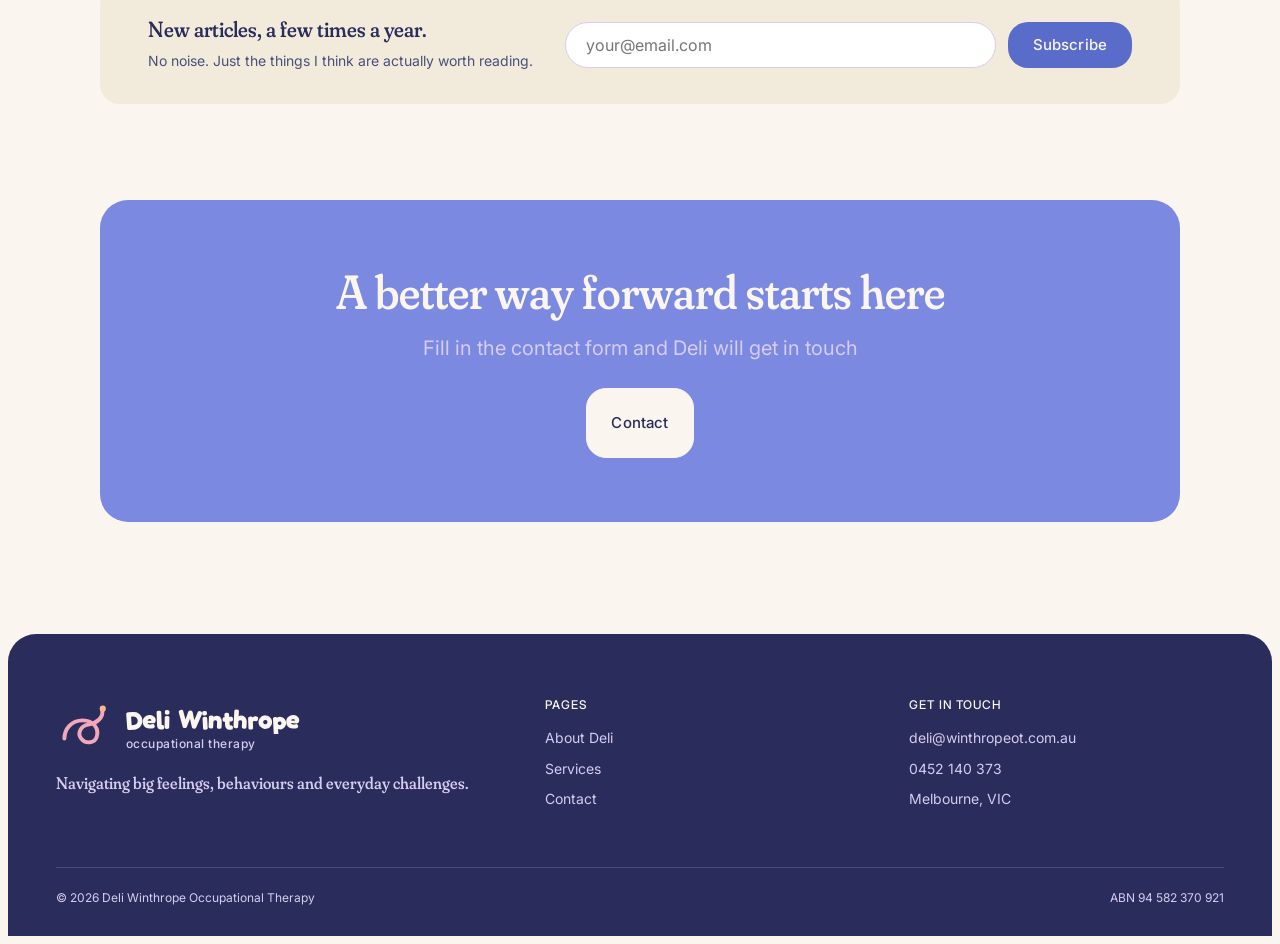
<file: resources.html>
<!DOCTYPE html>
<html lang="en-AU">
<head>
  <meta charset="UTF-8">
  <meta name="viewport" content="width=device-width, initial-scale=1.0">
  <title>Resources for families · Deli Winthrope Occupational Therapy · Paediatric OT Melbourne</title>
  <meta name="description" content="Guides and articles for parents navigating paediatric OT, sensory regulation, school transitions, and NDIS. Written by Deli Winthrope, paediatric OT.">
  <meta property="og:title" content="Resources for families · Deli Winthrope Occupational Therapy">
  <meta property="og:description" content="Plain-English guides for parents on sensory regulation, school transitions, and everyday challenges.">
  <meta property="og:type" content="website">
  <meta property="og:locale" content="en_AU">
  <link rel="icon" href="assets/logos/mark-on-periwinkle.svg" type="image/svg+xml">
  <link rel="icon" href="assets/logos/favicon.png" type="image/png">
  <link rel="preconnect" href="https://fonts.googleapis.com">
  <link rel="preconnect" href="https://fonts.gstatic.com" crossorigin>
  <link href="https://fonts.googleapis.com/css2?family=Fraunces:ital,opsz,wght@0,9..144,400..700;1,9..144,400..600&family=Inter:wght@400;500;600&display=swap" rel="stylesheet">
  <link rel="stylesheet" href="css/tokens.css">
  <link rel="stylesheet" href="css/styles.css">
</head>
<body>

<a class="skip-link" href="#main">Skip to content</a>

<header class="site-header" role="banner">
  <div class="site-header-inner">
    <a href="index.html" class="logo" aria-label="Deli Winthrope Occupational Therapy — home">
      <img src="assets/logos/mark-color.svg" alt="" class="logo__mark">
      <span class="logo__text">
        <img src="assets/logos/wordmark-color.svg" alt="Deli Winthrope" class="logo__wordmark">
        <span class="logo__credential">occupational therapy</span>
      </span>
    </a>
    <nav class="site-nav" id="site-nav" role="navigation" aria-label="Main navigation">
      <a href="index.html">Home</a>
      <a href="about.html">About</a>
      <a href="services.html">Services</a>
      <a href="fees.html">Fees</a>
      <a href="contact.html" class="btn btn-primary nav-cta">Contact</a>
    </nav>
    <button class="hamburger" id="hamburger" aria-controls="site-nav" aria-expanded="false" aria-label="Open navigation menu">
      <svg width="24" height="24" viewBox="0 0 24 24" fill="none" stroke="currentColor" stroke-width="1.5" stroke-linecap="round"><line x1="4" y1="7" x2="20" y2="7"/><line x1="4" y1="12" x2="20" y2="12"/><line x1="4" y1="17" x2="20" y2="17"/></svg>
    </button>
  </div>
</header>

<main id="main">

  <div class="container">
    <div class="page-header">
      <span class="eyebrow">Resources</span>
      <h1>Guides and articles for families</h1>
      <p class="subtitle">Practical, plain-English reading for the questions families ask me most.</p>
    </div>
  </div>

  <!-- Filter chips -->
  <section class="section" style="padding-top:0;padding-bottom:var(--space-8);">
    <div class="container">
      <div class="filter-chips" role="list" aria-label="Filter articles by category">
        <a href="#" class="filter-chip active" role="listitem">All</a>
        <a href="#" class="filter-chip" role="listitem">For parents</a>
        <a href="#" class="filter-chip" role="listitem">School transitions</a>
        <a href="#" class="filter-chip" role="listitem">Sensory regulation</a>
        <a href="#" class="filter-chip" role="listitem">NDIS</a>
        <a href="#" class="filter-chip" role="listitem">Autism &amp; ADHD</a>
      </div>
    </div>
  </section>

  <!-- Resource grid -->
  <section class="section" style="padding-top:0;">
    <div class="container">
      <div class="grid-2">

        <article class="card card-resource card-clickable">
          <div class="resource-stripe resource-stripe-rose"></div>
          <span class="eyebrow">For parents</span>
          <h2 style="font-size:var(--text-h3);margin-top:0;margin-bottom:var(--space-3);">Why mornings are hardest, and what to do about it</h2>
          <p style="font-size:var(--text-body-s);color:var(--text-muted);">The transition from sleep to school is a genuine sensory and regulatory challenge. Here's what's happening in your child's nervous system, and a few things worth trying before you reach for the reward chart.</p>
          <div class="resource-meta">
            <span class="pill pill-rose" style="font-size:10px;margin-right:var(--space-2);">For parents</span>
            Reading time · 5 min &nbsp;·&nbsp; Apr 2026
          </div>
        </article>

        <article class="card card-resource card-clickable">
          <div class="resource-stripe resource-stripe-peri"></div>
          <span class="eyebrow">School transitions</span>
          <h2 style="font-size:var(--text-h3);margin-top:0;margin-bottom:var(--space-3);">What to tell your child's teacher at the start of the year</h2>
          <p style="font-size:var(--text-body-s);color:var(--text-muted);">A practical guide to the conversation many parents dread, and how to make it go well. What to share, what to leave out, and how to ask for what your child actually needs.</p>
          <div class="resource-meta">
            <span class="pill pill-lilac" style="font-size:10px;margin-right:var(--space-2);">School transitions</span>
            Reading time · 4 min &nbsp;·&nbsp; Feb 2026
          </div>
        </article>

        <article class="card card-resource card-clickable">
          <div class="resource-stripe resource-stripe-lilac"></div>
          <span class="eyebrow">Sensory regulation</span>
          <h2 style="font-size:var(--text-h3);margin-top:0;margin-bottom:var(--space-3);">Sensory processing differences: a guide for families</h2>
          <p style="font-size:var(--text-body-s);color:var(--text-muted);">Plain-English overview of what sensory processing differences look like in daily life, how they overlap with autism and ADHD, and how occupational therapy can help.</p>
          <div class="resource-meta">
            <span class="pill" style="font-size:10px;margin-right:var(--space-2);">Sensory regulation</span>
            Reading time · 7 min &nbsp;·&nbsp; Jan 2026
          </div>
        </article>

        <article class="card card-resource card-clickable">
          <div class="resource-stripe resource-stripe-rose"></div>
          <span class="eyebrow">For parents</span>
          <h2 style="font-size:var(--text-h3);margin-top:0;margin-bottom:var(--space-3);">When the meltdown is over: what to do in the quiet after</h2>
          <p style="font-size:var(--text-body-s);color:var(--text-muted);">The thirty minutes after a big meltdown are some of the most important for your child and for you. Here's what helps, and what usually makes things worse.</p>
          <div class="resource-meta">
            <span class="pill pill-rose" style="font-size:10px;margin-right:var(--space-2);">For parents</span>
            Reading time · 6 min &nbsp;·&nbsp; Dec 2025
          </div>
        </article>

        <article class="card card-resource card-clickable">
          <div class="resource-stripe resource-stripe-peri"></div>
          <span class="eyebrow">School transitions</span>
          <h2 style="font-size:var(--text-h3);margin-top:0;margin-bottom:var(--space-3);">Slow handovers at the school gate: a strategy that actually works</h2>
          <p style="font-size:var(--text-body-s);color:var(--text-muted);">Separation anxiety at drop-off is common and normal. But the way families handle drop-off makes a real difference to how regulated your child is for the rest of the morning.</p>
          <div class="resource-meta">
            <span class="pill pill-lilac" style="font-size:10px;margin-right:var(--space-2);">School transitions</span>
            Reading time · 4 min &nbsp;·&nbsp; Nov 2025
          </div>
        </article>

        <article class="card card-resource card-clickable">
          <div class="resource-stripe resource-stripe-lilac"></div>
          <span class="eyebrow">NDIS</span>
          <h2 style="font-size:var(--text-h3);margin-top:0;margin-bottom:var(--space-3);">Getting OT into your child's NDIS plan: what to ask for</h2>
          <p style="font-size:var(--text-body-s);color:var(--text-muted);">A plain-English guide to the funding categories, support items, and language that helps NDIS planners understand why your child needs occupational therapy.</p>
          <div class="resource-meta">
            <span class="pill" style="font-size:10px;background:var(--butter);margin-right:var(--space-2);">NDIS</span>
            Reading time · 8 min &nbsp;·&nbsp; Oct 2025
          </div>
        </article>

      </div>
    </div>
  </section>

  <!-- Newsletter -->
  <section class="section-sm">
    <div class="container">
      <div class="newsletter-strip">
        <div>
          <h3>New articles, a few times a year.</h3>
          <p>No noise. Just the things I think are actually worth reading.</p>
        </div>
        <form class="newsletter-form" action="#" method="post">
          <label for="newsletter-email" class="visually-hidden">Email address</label>
          <input id="newsletter-email" type="email" name="email" placeholder="your@email.com" required autocomplete="email">
          <button type="submit" class="btn btn-primary">Subscribe</button>
        </form>
      </div>
    </div>
  </section>

  <!-- CTA -->
  <section class="section-sm">
    <div class="container">
      <div class="cta-strip">
        <h2>A better way forward starts here</h2>
        <p>Fill in the contact form and Deli will get in touch</p>
        <a href="contact.html" class="btn">Contact</a>
      </div>
    </div>
  </section>

</main>

<footer class="site-footer" role="contentinfo">
  <div class="site-footer-inner">
    <div class="footer-grid">
      <div>
        <a href="index.html" class="logo" aria-label="Deli Winthrope Occupational Therapy — home">
        <img src="assets/logos/mark-on-ink.svg" alt="" class="logo__mark">
        <span class="logo__text">
          <img src="assets/logos/wordmark-cream.svg" alt="Deli Winthrope" class="logo__wordmark">
          <span class="logo__credential">occupational therapy</span>
        </span>
      </a>
        <p class="tagline">Navigating big feelings, behaviours and everyday challenges.</p>
      </div>
      <div>
        <h4>Pages</h4>
        <ul>
          <li><a href="index.html#about">About Deli</a></li>
          <li><a href="index.html#services">Services</a></li>
          <li><a href="contact.html">Contact</a></li>
        </ul>
      </div>
      <div>
        <h4>Get in touch</h4>
        <ul>
          <li><a href="mailto:deli@winthropeot.com.au">deli@winthropeot.com.au</a></li>
          <li><a href="tel:0452140373">0452 140 373</a></li>
          <li>Melbourne, VIC</li>
        </ul>
      </div>
    </div>
    <div class="legal">
      <span>© 2026 Deli Winthrope Occupational Therapy</span>
      <span>ABN 94 582 370 921</span>
    </div>
  </div>
</footer>

<script>
  const hamburger = document.getElementById('hamburger');
  const nav = document.getElementById('site-nav');
  hamburger.addEventListener('click', () => {
    const open = nav.classList.toggle('open');
    hamburger.setAttribute('aria-expanded', open);
    hamburger.setAttribute('aria-label', open ? 'Close navigation menu' : 'Open navigation menu');
    hamburger.innerHTML = open
      ? '<svg width="24" height="24" viewBox="0 0 24 24" fill="none" stroke="currentColor" stroke-width="1.5" stroke-linecap="round"><line x1="5" y1="5" x2="19" y2="19"/><line x1="19" y1="5" x2="5" y2="19"/></svg>'
      : '<svg width="24" height="24" viewBox="0 0 24 24" fill="none" stroke="currentColor" stroke-width="1.5" stroke-linecap="round"><line x1="4" y1="7" x2="20" y2="7"/><line x1="4" y1="12" x2="20" y2="12"/><line x1="4" y1="17" x2="20" y2="17"/></svg>';
  });
</script>

</body>
</html>
</file>
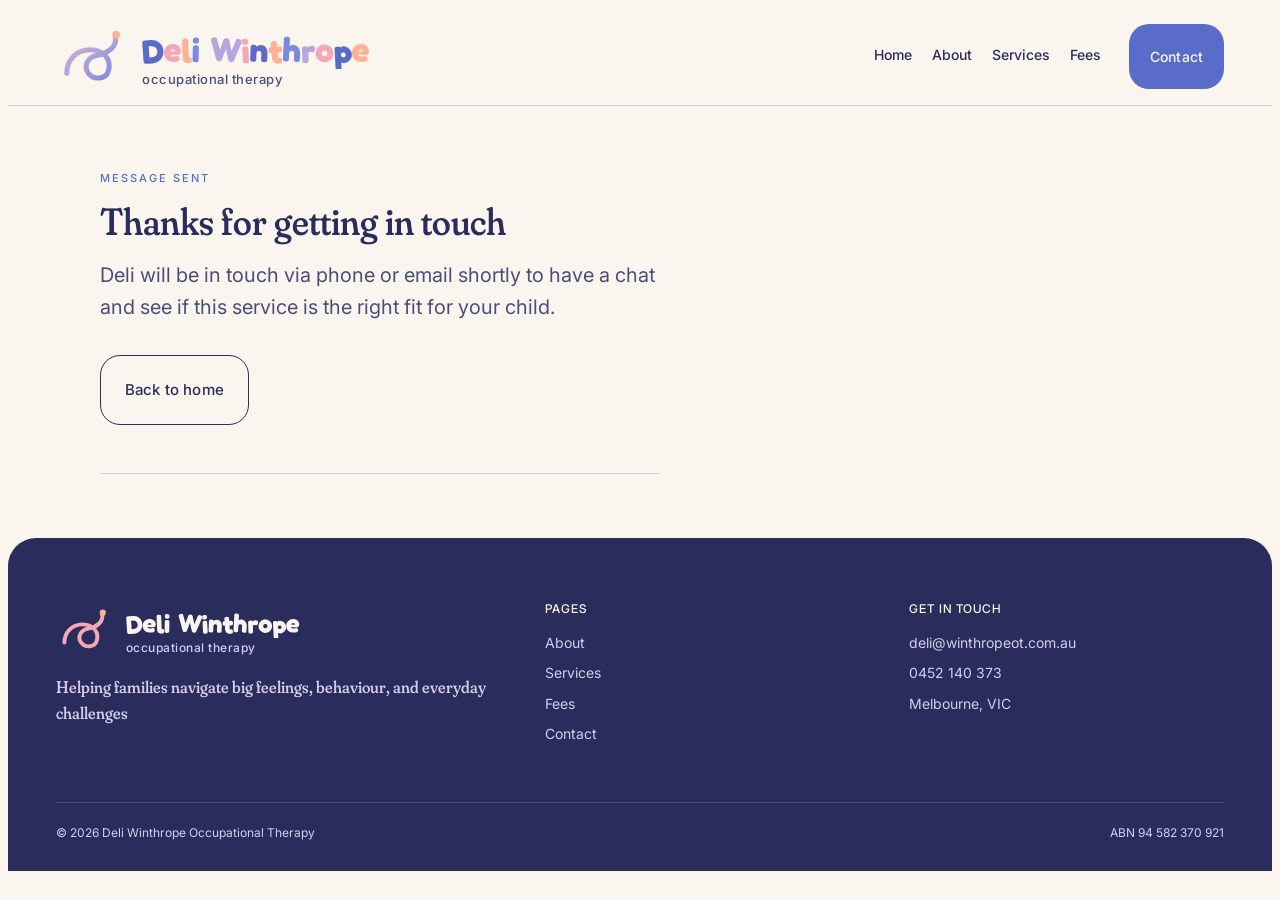
<file: thanks.html>
<!DOCTYPE html>
<html lang="en-AU">
<head>
  <meta charset="UTF-8">
  <meta name="viewport" content="width=device-width, initial-scale=1.0">
  <title>Message sent · Deli Winthrope Occupational Therapy</title>
  <meta name="robots" content="noindex">
  <link rel="icon" href="assets/logos/mark-on-periwinkle.svg" type="image/svg+xml">
  <link rel="icon" href="assets/logos/favicon.png" type="image/png">
  <link rel="preconnect" href="https://fonts.googleapis.com">
  <link rel="preconnect" href="https://fonts.gstatic.com" crossorigin>
  <link href="https://fonts.googleapis.com/css2?family=Fraunces:ital,opsz,wght@0,9..144,400..700;1,9..144,400..600&family=Inter:wght@400;500;600&display=swap" rel="stylesheet">
  <link rel="stylesheet" href="css/tokens.css">
  <link rel="stylesheet" href="css/styles.css">
</head>
<body>

<a class="skip-link" href="#main">Skip to content</a>

<header class="site-header" role="banner">
  <div class="site-header-inner">
    <a href="index.html" class="logo" aria-label="Deli Winthrope Occupational Therapy — home">
      <img src="assets/logos/mark-color.svg" alt="" class="logo__mark">
      <span class="logo__text">
        <img src="assets/logos/wordmark-color.svg" alt="Deli Winthrope" class="logo__wordmark">
        <span class="logo__credential">occupational therapy</span>
      </span>
    </a>
    <nav class="site-nav" id="site-nav" role="navigation" aria-label="Main navigation">
      <a href="index.html">Home</a>
      <a href="about.html">About</a>
      <a href="services.html">Services</a>
      <a href="fees.html">Fees</a>
      <a href="contact.html" class="btn btn-primary nav-cta">Contact</a>
    </nav>
    <button class="hamburger" id="hamburger" aria-controls="site-nav" aria-expanded="false" aria-label="Open navigation menu">
      <svg width="24" height="24" viewBox="0 0 24 24" fill="none" stroke="currentColor" stroke-width="1.5" stroke-linecap="round"><line x1="4" y1="7" x2="20" y2="7"/><line x1="4" y1="12" x2="20" y2="12"/><line x1="4" y1="17" x2="20" y2="17"/></svg>
    </button>
  </div>
</header>

<main id="main">
  <div class="container">
    <div class="page-header" style="max-width:560px;">
      <span class="eyebrow">Message sent</span>
      <h1>Thanks for getting in touch</h1>
      <p class="subtitle">Deli will be in touch via phone or email shortly to have a chat and see if this service is the right fit for your child.</p>
      <div style="margin-top:var(--space-8);">
        <a href="index.html" class="btn btn-secondary">Back to home</a>
      </div>
    </div>
  </div>
</main>

<footer class="site-footer" role="contentinfo">
  <div class="site-footer-inner">
    <div class="footer-grid">
      <div>
        <a href="index.html" class="logo" aria-label="Deli Winthrope Occupational Therapy — home">
          <img src="assets/logos/mark-on-ink.svg" alt="" class="logo__mark">
          <span class="logo__text">
            <img src="assets/logos/wordmark-cream.svg" alt="Deli Winthrope" class="logo__wordmark">
            <span class="logo__credential">occupational therapy</span>
          </span>
        </a>
        <p class="tagline">Helping families navigate big feelings, behaviour, and everyday challenges</p>
      </div>
      <div>
        <h4>Pages</h4>
        <ul>
          <li><a href="about.html">About</a></li>
          <li><a href="services.html">Services</a></li>
          <li><a href="fees.html">Fees</a></li>
          <li><a href="contact.html">Contact</a></li>
        </ul>
      </div>
      <div>
        <h4>Get in touch</h4>
        <ul>
          <li><a href="mailto:deli@winthropeot.com.au">deli@winthropeot.com.au</a></li>
          <li><a href="tel:0452140373">0452 140 373</a></li>
          <li>Melbourne, VIC</li>
        </ul>
      </div>
    </div>
    <div class="legal">
      <span>© 2026 Deli Winthrope Occupational Therapy</span>
      <span>ABN 94 582 370 921</span>
    </div>
  </div>
</footer>

<script>
  const hamburger = document.getElementById('hamburger');
  const nav = document.getElementById('site-nav');
  hamburger.addEventListener('click', () => {
    const open = nav.classList.toggle('open');
    hamburger.setAttribute('aria-expanded', open);
    hamburger.setAttribute('aria-label', open ? 'Close navigation menu' : 'Open navigation menu');
    hamburger.innerHTML = open
      ? '<svg width="24" height="24" viewBox="0 0 24 24" fill="none" stroke="currentColor" stroke-width="1.5" stroke-linecap="round"><line x1="5" y1="5" x2="19" y2="19"/><line x1="19" y1="5" x2="5" y2="19"/></svg>'
      : '<svg width="24" height="24" viewBox="0 0 24 24" fill="none" stroke="currentColor" stroke-width="1.5" stroke-linecap="round"><line x1="4" y1="7" x2="20" y2="7"/><line x1="4" y1="12" x2="20" y2="12"/><line x1="4" y1="17" x2="20" y2="17"/></svg>';
  });
</script>

</body>
</html>
</file>
<file: css/tokens.css>
/* ============================================================
   Deli Winthrope Occupational Therapy — design tokens
   Drop this file into your CSS pipeline (e.g. import at the top
   of your global stylesheet). Every variable below is the
   canonical source of truth for the brand.
   ============================================================ */

:root {
  /* ------------------------------------------------------------
     Colour
     ------------------------------------------------------------ */

  /* Brand palette */
  --periwinkle:       #7B8AE0;
  --periwinkle-deep:  #5A6CC9;
  --lilac:            #B7A5DB;
  --lilac-soft:       #D6CCEE;
  --rose:             #F2A8B8;
  --coral:            #FFB293;   /* pebble accent — small use only, never as text */
  --butter:           #FFE3A8;
  --cream:            #FAF5EE;
  --cream-2:          #F2EBDC;
  --ink:              #2A2D5C;
  --ink-soft:         #4A4F7A;
  --white:            #FFFFFF;

  /* Semantic tokens — prefer these in components */
  --bg-page:          var(--cream);
  --bg-subtle:        var(--cream-2);
  --bg-surface:       var(--white);
  --bg-bold:          var(--ink);
  --bg-accent:        var(--periwinkle);

  --text-primary:     var(--ink);
  --text-muted:       var(--ink-soft);
  --text-inverse:     var(--cream);
  --text-link:        var(--periwinkle-deep);
  --text-link-hover:  var(--ink);

  --action-bg:        var(--periwinkle-deep);
  --action-bg-hover:  var(--ink);
  --action-text:      var(--cream);

  --border-subtle:    var(--lilac-soft);
  --border-focus:     var(--periwinkle-deep);

  --pill-bg:          var(--butter);
  --pill-text:        var(--ink);

  /* ------------------------------------------------------------
     Typography
     ------------------------------------------------------------ */

  /* Font stacks — Fredoka is the wordmark only and isn't used in
     site CSS; the SVG logo carries it as outlined paths. */
  --font-display: 'Fraunces', Georgia, 'Times New Roman', serif;
  --font-body:    'Inter', -apple-system, BlinkMacSystemFont, 'Segoe UI',
                  Roboto, Helvetica, Arial, sans-serif;

  /* Type scale — desktop. Override in @media for mobile. */
  --text-display-xl:  4rem;     /* 64px */
  --text-display-l:   3rem;     /* 48px */
  --text-h1:          2.375rem; /* 38px */
  --text-h2:          1.875rem; /* 30px */
  --text-h3:          1.375rem; /* 22px */
  --text-lead:        1.25rem;  /* 20px */
  --text-body-l:      1.0625rem;/* 17px */
  --text-body:        1rem;     /* 16px */
  --text-body-s:      0.875rem; /* 14px */
  --text-caption:     0.75rem;  /* 12px */
  --text-eyebrow:     0.6875rem;/* 11px */
  --text-button:      0.9375rem;/* 15px */

  --leading-display:  1.06;
  --leading-heading:  1.15;
  --leading-body:     1.6;
  --leading-tight:    1.4;

  /* Variation settings for Fraunces */
  --fraunces-display: 'opsz' 144, 'SOFT' 100, 'wght' 500;
  --fraunces-heading: 'opsz' 144, 'SOFT' 100, 'wght' 500;
  --fraunces-body:    'opsz' 9,   'SOFT' 100, 'wght' 500;
  --fraunces-italic:  'opsz' 100, 'SOFT' 100, 'wght' 400;

  /* ------------------------------------------------------------
     Spacing — 8px base scale
     ------------------------------------------------------------ */
  --space-1:   0.25rem; /* 4 */
  --space-2:   0.5rem;  /* 8 */
  --space-3:   0.75rem; /* 12 */
  --space-4:   1rem;    /* 16 */
  --space-5:   1.25rem; /* 20 */
  --space-6:   1.5rem;  /* 24 */
  --space-8:   2rem;    /* 32 */
  --space-10:  2.5rem;  /* 40 */
  --space-12:  3rem;    /* 48 */
  --space-16:  4rem;    /* 64 */
  --space-20:  5rem;    /* 80 */
  --space-24:  6rem;    /* 96 */
  --space-32:  8rem;    /* 128 */

  /* ------------------------------------------------------------
     Layout
     ------------------------------------------------------------ */
  --container-reading: 680px;
  --container-default: 1080px;
  --container-wide:    1280px;

  --page-padding-mobile:  var(--space-6);  /* 24 */
  --page-padding-tablet:  var(--space-8);  /* 32 */
  --page-padding-desktop: var(--space-12); /* 48 */

  /* ------------------------------------------------------------
     Radii
     ------------------------------------------------------------ */
  --radius-sm:   8px;
  --radius-md:   14px;
  --radius-lg:   20px;
  --radius-xl:   28px;
  --radius-full: 999px;

  /* ------------------------------------------------------------
     Motion
     ------------------------------------------------------------ */
  --ease:        cubic-bezier(0.22, 0.61, 0.36, 1);
  --duration-micro:  200ms;
  --duration-macro:  360ms;

  /* ------------------------------------------------------------
     Shadows — used sparingly. The brand prefers colour over shadow.
     ------------------------------------------------------------ */
  --shadow-sm:  0 1px 0 rgba(42, 45, 92, 0.06);
  --shadow-md:  0 6px 16px -8px rgba(42, 45, 92, 0.18);
  --shadow-lg:  0 24px 48px -24px rgba(42, 45, 92, 0.18);
}

/* ------------------------------------------------------------
   Mobile type scale
   ------------------------------------------------------------ */
@media (max-width: 767px) {
  :root {
    --text-display-xl: 2.75rem;  /* 44 */
    --text-display-l:  2.125rem; /* 34 */
    --text-h1:         1.75rem;  /* 28 */
    --text-h2:         1.5rem;   /* 24 */
    --text-h3:         1.1875rem;/* 19 */
  }
}

/* ------------------------------------------------------------
   Dark mode (optional — disabled by default; enable by adding
   class="dark" to <html> if the brand later supports it)
   ------------------------------------------------------------ */
/*
.dark {
  --bg-page:        var(--ink);
  --bg-subtle:      #1F2148;
  --bg-surface:     #353A6E;
  --text-primary:   var(--cream);
  --text-muted:     var(--lilac-soft);
  --text-link:      var(--lilac);
  --border-subtle:  #4A4F7A;
}
*/

/* ------------------------------------------------------------
   Base typography reset — apply to body
   ------------------------------------------------------------ */
html {
  font-family: var(--font-body);
  font-size: var(--text-body);
  line-height: var(--leading-body);
  color: var(--text-primary);
  background: var(--bg-page);
  -webkit-font-smoothing: antialiased;
  -moz-osx-font-smoothing: grayscale;
  text-rendering: optimizeLegibility;
}

h1, h2, h3, h4 {
  font-family: var(--font-display);
  font-variation-settings: var(--fraunces-heading);
  font-weight: 500;
  line-height: var(--leading-heading);
  color: var(--text-primary);
}

p {
  margin: 0 0 1em;
}

a {
  color: var(--text-link);
  text-decoration: underline;
  text-underline-offset: 3px;
  text-decoration-thickness: 1.5px;
  transition: color var(--duration-micro) var(--ease);
}
a:hover { color: var(--text-link-hover); }

:focus-visible {
  outline: 3px solid var(--border-focus);
  outline-offset: 2px;
  border-radius: var(--radius-sm);
}

/* ------------------------------------------------------------
   Reduced motion
   ------------------------------------------------------------ */
@media (prefers-reduced-motion: reduce) {
  *, *::before, *::after {
    animation-duration: 0.01ms !important;
    transition-duration: 0.01ms !important;
    animation-iteration-count: 1 !important;
    scroll-behavior: auto !important;
  }
}
</file>
<file: css/styles.css>
/* ============================================================
   Deli Winthrope Occupational Therapy — component & layout styles
   Requires tokens.css to be loaded first.
   ============================================================ */

/* ============================================================
   Skip link
   ============================================================ */
.skip-link {
  position: absolute;
  top: -100%;
  left: var(--space-4);
  background: var(--action-bg);
  color: var(--action-text);
  padding: 8px 16px;
  border-radius: var(--radius-md);
  font-size: var(--text-body-s);
  font-weight: 500;
  z-index: 100;
  text-decoration: none;
}
.skip-link:focus { top: var(--space-4); }

/* ============================================================
   Scroll anchor offset — keeps sticky header from covering
   jump targets. Adjust if header height changes.
   ============================================================ */
:root {
  --scroll-offset: 100px;
}

/* ============================================================
   Layout containers
   ============================================================ */
.container {
  max-width: var(--container-default);
  margin-inline: auto;
  padding-inline: var(--page-padding-desktop);
}
.container-wide {
  max-width: var(--container-wide);
  margin-inline: auto;
  padding-inline: var(--page-padding-desktop);
}
.container-reading {
  max-width: var(--container-reading);
  margin-inline: auto;
  padding-inline: var(--page-padding-desktop);
}
@media (max-width: 1024px) {
  .container, .container-wide, .container-reading {
    padding-inline: var(--page-padding-tablet);
  }
}
@media (max-width: 767px) {
  .container, .container-wide, .container-reading {
    padding-inline: var(--page-padding-mobile);
  }
}

/* ============================================================
   Site header
   ============================================================ */
.site-header {
  position: sticky;
  top: 0;
  background: var(--bg-page);
  border-bottom: 1px solid var(--border-subtle);
  z-index: 50;
}
.site-header-inner {
  max-width: var(--container-wide);
  margin-inline: auto;
  padding-inline: var(--page-padding-desktop);
  display: flex;
  align-items: center;
  justify-content: space-between;
  gap: var(--space-6);
}
@media (max-width: 1024px) {
  .site-header-inner { padding-inline: var(--page-padding-tablet); }
}
@media (max-width: 767px) {
  .site-header-inner {
    padding-inline: var(--page-padding-mobile);
    padding-block: var(--space-4);
  }
}
/* ── Composed logo (mark + wordmark img + live credential text) ── */
.logo {
  display: flex;
  flex-direction: row;
  align-items: center;
  gap: 12px;
  text-decoration: none;
  flex-shrink: 0;
}
.logo__mark {
  flex: none;
  display: block;
}
.logo__text {
  display: flex;
  flex-direction: column;
  align-items: flex-start;
}
.logo__wordmark {
  display: block;
  width: auto;
}
.logo__credential {
  font-family: var(--font-body);
  font-weight: 500;
  letter-spacing: 0.04em;
  text-decoration: none;
  color: var(--ink-soft);
  margin-top: 4px;
  line-height: 1;
}

/* Header — explicit sizes (no CSS var inheritance needed) */
.site-header .logo { gap: 14px; }
.site-header .logo .logo__mark  { width: 72px;  height: 72px;  }
.site-header .logo .logo__wordmark { height: 42px; }
.site-header .logo .logo__credential { font-size: 13px; }

/* Footer — larger */
.site-footer .logo { gap: 14px; }
.site-footer .logo .logo__mark  { width: 56px;  height: 56px;  }
.site-footer .logo .logo__wordmark { height: 32px; }
.site-footer .logo .logo__credential { font-size: 12px; color: var(--lilac-soft); }

@media (max-width: 767px) {
  .site-header .logo { gap: 10px; }
  .site-header .logo .logo__mark  { width: 44px; height: 44px; }
  .site-header .logo .logo__wordmark { height: 26px; }
  .site-header .logo .logo__credential { font-size: 11px; }
}
.site-nav {
  display: flex;
  align-items: center;
  gap: var(--space-5);
  padding-block: var(--space-4);
}
.site-nav a {
  font-size: var(--text-body-s);
  font-weight: 500;
  color: var(--text-primary);
  text-decoration: none;
  padding: 6px 0;
  border-bottom: 2px solid transparent;
  transition: color var(--duration-micro) var(--ease),
              border-color var(--duration-micro) var(--ease);
}
.site-nav a:hover { color: var(--text-link); }
.site-nav a[aria-current="page"] {
  border-bottom-color: var(--periwinkle-deep);
  color: var(--text-primary);
}
.site-nav .nav-cta {
  margin-left: var(--space-2);
  border-bottom: none;
  padding: 10px 20px;
  color: var(--action-text);
}
.site-nav .nav-cta:hover {
  color: var(--action-text);
}
.site-nav .nav-cta[aria-current="page"] {
  color: var(--action-text);
  border-bottom: none;
}
.hamburger {
  display: none;
  background: none;
  border: none;
  cursor: pointer;
  padding: 8px;
  color: var(--text-primary);
}
@media (max-width: 767px) {
  .site-nav {
    display: none;
    position: fixed;
    inset: 0;
    background: var(--bg-page);
    flex-direction: column;
    align-items: center;
    justify-content: center;
    gap: var(--space-8);
    z-index: 49;
  }
  .site-nav.open { display: flex; }
  .site-nav a {
    font-size: var(--text-h3);
    border-bottom: none;
  }
  .site-nav .nav-cta {
    font-size: var(--text-button);
    padding: 14px 28px;
  }
  .hamburger { display: block; position: relative; z-index: 51; }
}

/* ============================================================
   Buttons
   ============================================================ */
.btn {
  display: inline-flex;
  align-items: center;
  justify-content: center;
  gap: var(--space-2);
  font-family: var(--font-body);
  font-size: var(--text-button);
  font-weight: 500;
  letter-spacing: 0.01em;
  padding: 12px 24px;
  min-height: 44px;
  border-radius: var(--radius-lg);
  border: 1.5px solid transparent;
  cursor: pointer;
  transition: all var(--duration-micro) var(--ease);
  text-decoration: none;
  white-space: nowrap;
}
.btn-primary {
  background: var(--action-bg);
  color: var(--action-text);
}
.btn-primary:hover {
  background: var(--action-bg-hover);
  color: var(--action-text);
  transform: translateY(-1px);
}
.btn-secondary {
  background: transparent;
  color: var(--text-primary);
  border-color: var(--text-primary);
}
.btn-secondary:hover {
  background: var(--text-primary);
  color: var(--text-inverse);
}
.btn-ghost {
  background: transparent;
  color: var(--text-link);
  padding: 8px 0;
  min-height: auto;
  border: none;
  text-decoration: underline;
  text-underline-offset: 4px;
  font-size: var(--text-body-s);
}
.btn-ghost:hover { color: var(--text-link-hover); }
@media (max-width: 767px) {
  .btn { padding: 14px 22px; }
}

/* ============================================================
   Eyebrow
   ============================================================ */
.eyebrow {
  display: block;
  font-size: var(--text-eyebrow);
  font-weight: 500;
  letter-spacing: 0.18em;
  text-transform: uppercase;
  color: var(--periwinkle-deep);
  margin-bottom: var(--space-3);
}

/* ============================================================
   Pill / tag
   ============================================================ */
.pill {
  display: inline-block;
  background: var(--pill-bg);
  color: var(--pill-text);
  padding: 4px 12px;
  border-radius: var(--radius-full);
  font-size: var(--text-caption);
  font-weight: 500;
  letter-spacing: 0.06em;
  text-transform: uppercase;
}
.pill-lilac  { background: var(--lilac-soft); }
.pill-rose   { background: var(--rose); }
.pill-cream  { background: var(--cream); border: 1px solid var(--border-subtle); }
.pill-periwinkle { background: var(--periwinkle); color: var(--cream); }

/* ============================================================
   Card
   ============================================================ */
.card {
  background: var(--bg-subtle);
  padding: var(--space-8);
  border-radius: var(--radius-lg);
  transition: transform var(--duration-micro) var(--ease);
}
.card-clickable { cursor: pointer; }
.card-clickable:hover { transform: translateY(-4px); }
.card h3 {
  font-size: var(--text-h3);
  margin-bottom: var(--space-3);
  margin-top: 0;
}
.card p {
  font-size: var(--text-body);
  color: var(--text-muted);
  margin-bottom: var(--space-4);
}
.card .pill-list {
  display: flex;
  flex-wrap: wrap;
  gap: var(--space-2);
  margin-bottom: var(--space-5);
}
@media (max-width: 767px) {
  .card { padding: var(--space-6); }
}

/* Service card */
.card-service {
  position: relative;
  padding-top: var(--space-12);
}
.card-service .stripe {
  position: absolute;
  top: 0;
  left: var(--space-8);
  width: 56px;
  height: 6px;
  border-radius: 0 0 var(--radius-sm) var(--radius-sm);
  background: linear-gradient(135deg, var(--rose), var(--lilac), var(--periwinkle));
}

/* Resource card */
.card-resource {
  overflow: hidden;
  display: flex;
  flex-direction: column;
}
.card-resource .resource-stripe {
  height: 6px;
  margin: calc(-1 * var(--space-8)) calc(-1 * var(--space-8)) var(--space-6);
  border-radius: var(--radius-lg) var(--radius-lg) 0 0;
}
.card-resource .resource-stripe-rose     { background: var(--rose); }
.card-resource .resource-stripe-lilac    { background: var(--lilac); }
.card-resource .resource-stripe-peri     { background: var(--periwinkle); }
.card-resource .resource-meta {
  margin-top: auto;
  font-size: var(--text-caption);
  color: var(--text-muted);
  padding-top: var(--space-4);
}

/* ============================================================
   Decorative blobs
   ============================================================ */
.blob {
  position: absolute;
  pointer-events: none;
  border-radius: 62% 38% 70% 30% / 48% 62% 38% 52%;
  /* Two independent animations: shape morph + slow drift */
  animation-name: blobMorph, blobDrift;
  animation-timing-function: ease-in-out, ease-in-out;
  animation-iteration-count: infinite, infinite;
  /* normal (not alternate) so shapes don't reverse — each cycle is fresh */
  animation-direction: normal, alternate;
  will-change: border-radius, transform;
}
.blob-rose  {
  background: var(--rose);
  opacity: 0.18;
  animation-duration: 18s, 80s;
  animation-delay: 0s, 0s;
}
.blob-peri  {
  background: var(--periwinkle);
  opacity: 0.12;
  animation-duration: 14s, 100s;
  animation-delay: -5s, -35s;
}
.blob-lilac {
  background: var(--lilac);
  opacity: 0.15;
  animation-duration: 22s, 900s;
  animation-delay: -11s, -200s;
}
.blob-coral {
  background: var(--coral);
  opacity: 0.14;
  animation-duration: 16s, 1020s;
  animation-delay: -8s, -500s;
}

/* Each keyframe step is a clearly distinct organic shape.
   The 8-value border-radius (h-radii / v-radii per corner) creates
   asymmetric blobs that read as different objects at each step. */
@keyframes blobMorph {
  0%   { border-radius: 62% 38% 70% 30% / 48% 62% 38% 52%; }
  14%  { border-radius: 30% 70% 55% 45% / 68% 32% 58% 42%; }
  28%  { border-radius: 78% 22% 40% 60% / 35% 72% 28% 65%; }
  42%  { border-radius: 44% 56% 28% 72% / 60% 40% 70% 30%; }
  57%  { border-radius: 25% 75% 65% 35% / 45% 55% 38% 62%; }
  71%  { border-radius: 68% 32% 48% 52% / 28% 65% 42% 58%; }
  85%  { border-radius: 50% 50% 75% 25% / 55% 38% 62% 45%; }
  100% { border-radius: 62% 38% 70% 30% / 48% 62% 38% 52%; }
}

@keyframes blobDrift {
  0%   { transform: translate(  0px,   0px); }
  20%  { transform: translate(-22px,  18px); }
  40%  { transform: translate( 16px, -20px); }
  60%  { transform: translate(-28px, -14px); }
  80%  { transform: translate( 24px,  26px); }
  100% { transform: translate(-12px,  22px); }
}

@media (prefers-reduced-motion: reduce) {
  .blob { animation: none; }
}

/* ============================================================
   Form fields
   ============================================================ */
.field {
  display: flex;
  flex-direction: column;
  gap: var(--space-2);
  margin-bottom: var(--space-5);
}
.field label {
  font-size: var(--text-body-s);
  font-weight: 500;
  color: var(--text-primary);
}
.field label .req {
  color: var(--periwinkle-deep);
  margin-left: 2px;
}
.field input,
.field textarea,
.field select {
  background: var(--bg-surface);
  border: 1.5px solid var(--border-subtle);
  border-radius: var(--radius-md);
  padding: 12px 16px;
  font-family: var(--font-body);
  font-size: var(--text-body);
  color: var(--text-primary);
  transition: border var(--duration-micro) var(--ease);
  width: 100%;
  box-sizing: border-box;
}
.field input:focus,
.field textarea:focus,
.field select:focus {
  outline: none;
  border-color: var(--border-focus);
  border-width: 2px;
}
.field textarea { resize: vertical; min-height: 120px; }
.field-help {
  font-size: var(--text-caption);
  color: var(--text-muted);
}
.radio-group {
  display: flex;
  flex-wrap: wrap;
  gap: var(--space-3);
}
.radio-option {
  display: inline-flex;
  align-items: center;
  gap: 8px;
  padding: 10px 16px;
  background: var(--bg-surface);
  border: 1.5px solid var(--border-subtle);
  border-radius: var(--radius-lg);
  font-size: var(--text-body-s);
  cursor: pointer;
  transition: all var(--duration-micro) var(--ease);
}
.radio-option:has(input:checked) {
  background: var(--bg-subtle);
  border-color: var(--text-primary);
}
.radio-option input { accent-color: var(--periwinkle-deep); }

/* ============================================================
   Pull quote
   ============================================================ */
.pull-quote {
  background: var(--lilac-soft);
  padding: var(--space-12);
  border-radius: var(--radius-xl);
  max-width: 880px;
  margin-inline: auto;
}
.pull-quote blockquote {
  font-family: var(--font-display);
  font-variation-settings: var(--fraunces-italic);
  font-style: italic;
  font-size: var(--text-display-l);
  line-height: var(--leading-heading);
  color: var(--text-primary);
  margin: 0 0 var(--space-6);
  quotes: none;
}
@media (max-width: 767px) {
  .pull-quote blockquote { font-size: var(--text-h2); }
  .pull-quote { padding: var(--space-8); }
}
.pull-quote .attribution {
  font-size: var(--text-body-s);
  font-weight: 500;
  color: var(--text-muted);
}
.pull-quote-rose {
  background: color-mix(in srgb, var(--rose) 18%, transparent);
}

/* ============================================================
   FAQ accordion
   ============================================================ */
.faq { border-top: 1px solid var(--border-subtle); }
.faq-item { border-bottom: 1px solid var(--border-subtle); }
.faq-item summary {
  list-style: none;
  cursor: pointer;
  padding: var(--space-5) 0;
  display: flex;
  justify-content: space-between;
  align-items: center;
  gap: var(--space-4);
  font-family: var(--font-display);
  font-variation-settings: var(--fraunces-heading);
  font-size: var(--text-h3);
  font-weight: 500;
  color: var(--text-primary);
}
.faq-item summary::-webkit-details-marker { display: none; }
.faq-item summary::after {
  content: '+';
  font-family: var(--font-body);
  font-size: 20px;
  font-weight: 400;
  width: 28px;
  height: 28px;
  border-radius: 50%;
  background: var(--bg-subtle);
  display: flex;
  align-items: center;
  justify-content: center;
  flex-shrink: 0;
  transition: transform var(--duration-micro) var(--ease);
}
.faq-item[open] summary::after { content: '−'; }
.faq-item .answer {
  padding: 0 0 var(--space-5);
  font-size: var(--text-body);
  line-height: var(--leading-body);
  color: var(--text-muted);
  max-width: 680px;
}

/* ============================================================
   Detail row (reusable key/value pair)
   ============================================================ */
.detail {
  display: flex;
  flex-direction: column;
  gap: var(--space-1);
}
.detail-label {
  font-size: var(--text-caption);
  font-weight: 500;
  letter-spacing: 0.06em;
  text-transform: uppercase;
  color: var(--text-muted);
}
.detail-value {
  font-size: var(--text-body);
  color: var(--text-primary);
}
.detail-value a {
  color: var(--text-link);
  text-decoration: none;
}
.detail-value a:hover { text-decoration: underline; }

/* ============================================================
   NDIS info banner
   ============================================================ */
.ndis-banner {
  background: var(--lilac-soft);
  border-radius: var(--radius-lg);
  padding: var(--space-6);
  display: flex;
  align-items: center;
  gap: var(--space-4);
  flex-wrap: wrap;
}
.ndis-banner .label {
  font-family: var(--font-display);
  font-variation-settings: var(--fraunces-heading);
  font-weight: 500;
  color: var(--text-primary);
  font-size: var(--text-h3);
  margin-right: var(--space-3);
  white-space: nowrap;
}

/* ============================================================
   Booking CTA strip
   ============================================================ */
.cta-strip {
  background: var(--periwinkle);
  border-radius: var(--radius-xl);
  padding: var(--space-16) var(--space-12);
  text-align: center;
  position: relative;
  overflow: hidden;
}
.cta-strip h2 {
  color: var(--text-inverse);
  font-size: var(--text-display-l);
  margin-bottom: var(--space-3);
  margin-top: 0;
}
.cta-strip p {
  color: var(--lilac-soft);
  font-size: var(--text-lead);
  margin-bottom: var(--space-6);
}
.cta-strip .btn {
  background: var(--cream);
  color: var(--ink);
  border-color: var(--cream);
}
.cta-strip .btn:hover {
  background: var(--ink);
  color: var(--cream);
}
@media (max-width: 767px) {
  .cta-strip { padding: var(--space-12) var(--space-6); }
  .cta-strip h2 { font-size: var(--text-h2); }
}

/* ============================================================
   Hero section
   ============================================================ */
.hero {
  background: var(--bg-subtle);
  border-radius: var(--radius-xl);
  padding: var(--space-10) var(--space-12);
  position: relative;
  overflow: hidden;
  display: grid;
  grid-template-columns: 1fr 1fr;
  grid-template-rows: auto 1fr;
  grid-template-areas: "top photo" "bottom photo";
  column-gap: var(--space-12);
  row-gap: 0;
  align-items: start;
}
.hero > * { position: relative; z-index: 1; }
.hero .blob { position: absolute; z-index: 0; }
.hero-text-top { grid-area: top; }
.hero-text-bottom { grid-area: bottom; }
.hero .mark-wrap {
  grid-area: photo;
  align-self: stretch;
  display: block;
  min-height: 340px;
}
.hero h1 {
  font-size: var(--text-display-l);
  line-height: var(--leading-display);
  font-variation-settings: var(--fraunces-display);
  letter-spacing: -0.01em;
  margin-bottom: var(--space-5);
  margin-top: 0;
}
.hero .lead {
  font-size: var(--text-lead);
  line-height: var(--leading-body);
  color: var(--text-muted);
  margin-bottom: var(--space-8);
  max-width: 520px;
}
.hero .ctas {
  display: flex;
  gap: var(--space-3);
  flex-wrap: wrap;
}
.hero-photo {
  height: 100%;
  min-height: 340px;
}
@media (max-width: 767px) {
  .hero {
    grid-template-columns: 1fr;
    grid-template-rows: auto;
    grid-template-areas: "top" "photo" "bottom";
    padding: var(--space-8) var(--space-6);
    gap: var(--space-6);
  }
  .hero .mark-wrap { display: block; min-height: unset; }
  .hero-photo { height: 260px; min-height: unset; }
}

/* ============================================================
   About preview grid (homepage)
   ============================================================ */
.about-preview-grid {
  display: grid;
  grid-template-columns: 1fr 1fr;
  gap: var(--space-16);
  align-items: center;
}
.about-preview-photo .photo-wrap { height: 400px; }
@media (max-width: 767px) {
  .about-preview-grid {
    grid-template-columns: 1fr;
    gap: var(--space-8);
  }
  .about-preview-photo { order: -1; }
  .about-preview-photo .photo-wrap { height: 300px; }
}

/* ============================================================
   About bio grid (about page)
   ============================================================ */
.about-bio-grid {
  display: grid;
  grid-template-columns: 1fr 1.4fr;
  gap: var(--space-12);
  align-items: start;
}
.about-bio-photo {
  position: sticky;
  top: calc(var(--space-16) + var(--space-8));
  padding-top: var(--space-10);
}
.about-bio-photo .photo-wrap { height: 440px; }
@media (max-width: 767px) {
  .about-bio-grid { grid-template-columns: 1fr; gap: var(--space-8); }
  .about-bio-photo { position: static; padding-top: 0; }
  .about-bio-photo .photo-wrap { height: 320px; }
}

/* ============================================================
   Collaboration grid (services page)
   ============================================================ */
.collab-grid {
  display: grid;
  grid-template-columns: 1fr 1fr;
  grid-template-areas: "photo top" "photo bottom";
  column-gap: var(--space-16);
  row-gap: 0;
  align-items: start;
}
.collab-text-top { grid-area: top; }
.collab-text-bottom { grid-area: bottom; }
.collab-photo { grid-area: photo; align-self: stretch; }
.collab-photo .photo-wrap { height: 100%; min-height: 340px; }
@media (max-width: 767px) {
  .collab-grid {
    grid-template-columns: 1fr;
    grid-template-areas: "top" "photo" "bottom";
    gap: var(--space-6);
  }
  .collab-photo .photo-wrap { height: 280px; min-height: unset; }
}

/* ============================================================
   Photo carousel
   ============================================================ */
.carousel { position: relative; }
.carousel-track {
  position: relative;
  border-radius: var(--radius-xl);
  overflow: hidden;
}
.carousel-slide {
  position: absolute;
  inset: 0;
  opacity: 0;
  transition: opacity 0.7s ease-in-out;
}
.carousel-slide.active { opacity: 1; }
.carousel-slide .photo-wrap {
  height: 100%;
  border-radius: 0;
}
.carousel-dots { display: none; }

/* Carousel sitting inside a grid cell — fills the full cell height */
.carousel--in-grid {
  height: 100%;
  min-height: 300px;
  padding-bottom: var(--space-8);
}
.carousel--in-grid .carousel-track {
  height: 100%;
}
@media (max-width: 767px) {
  .carousel--in-grid {
    min-height: 240px;
    padding-bottom: 0;
  }
}

/* ============================================================
   Section defaults
   ============================================================ */
.section {
  padding-block: var(--space-24);
}
.section-sm {
  padding-block: var(--space-12);
}
@media (max-width: 767px) {
  .section { padding-block: var(--space-16); }
  .section-sm { padding-block: var(--space-8); }
}
.section-subtle { background: var(--bg-subtle); }
.section-ink { background: var(--ink); color: var(--cream); }
.section-periwinkle { background: var(--periwinkle); }

.section-header {
  margin-bottom: var(--space-12);
}
.section-header h2 {
  font-size: var(--text-h2);
  margin-top: 0;
  margin-bottom: var(--space-3);
}
.section-header p {
  font-size: var(--text-lead);
  color: var(--text-muted);
  max-width: 600px;
}

/* ============================================================
   Grids
   ============================================================ */
.grid-2 {
  display: grid;
  grid-template-columns: repeat(2, 1fr);
  gap: var(--space-6);
}
.grid-3 {
  display: grid;
  grid-template-columns: repeat(3, 1fr);
  gap: var(--space-6);
}
.grid-4 {
  display: grid;
  grid-template-columns: repeat(4, 1fr);
  gap: var(--space-6);
}
@media (max-width: 1024px) {
  .grid-3, .grid-4 { grid-template-columns: repeat(2, 1fr); }
}
@media (max-width: 767px) {
  .grid-2, .grid-3, .grid-4 { grid-template-columns: 1fr; }
  #community { margin-top: var(--space-10); }
}

/* ============================================================
   Page header (inner pages)
   ============================================================ */
.page-header {
  padding-block: var(--space-16) var(--space-12);
  border-bottom: 1px solid var(--border-subtle);
  margin-bottom: var(--space-16);
}
.page-header h1 {
  font-size: var(--text-h1);
  font-variation-settings: var(--fraunces-display);
  margin-bottom: var(--space-4);
  margin-top: 0;
}
.page-header .subtitle {
  font-size: var(--text-lead);
  color: var(--text-muted);
  max-width: 600px;
}
@media (max-width: 767px) {
  .page-header { padding-block: var(--space-12) var(--space-8); margin-bottom: var(--space-10); }
}

/* ============================================================
   Three-step process
   ============================================================ */
.process-steps {
  display: grid;
  grid-template-columns: repeat(3, 1fr);
  gap: var(--space-8);
}
@media (max-width: 767px) {
  .process-steps { grid-template-columns: 1fr; gap: var(--space-6); }
}
.process-step {
  position: relative;
}
.process-step .step-icon {
  width: 48px;
  height: 48px;
  border-radius: 50%;
  background: var(--lilac-soft);
  display: flex;
  align-items: center;
  justify-content: center;
  margin-bottom: var(--space-4);
  font-family: var(--font-display);
  font-variation-settings: var(--fraunces-heading);
  font-size: var(--text-h3);
  font-weight: 500;
  color: var(--periwinkle-deep);
}
.process-step h3 {
  font-size: var(--text-h3);
  margin-bottom: var(--space-3);
  margin-top: 0;
}
.process-step p {
  font-size: var(--text-body);
  color: var(--text-muted);
  margin: 0;
}

/* ============================================================
   Credentials block
   ============================================================ */
.credentials-grid {
  display: grid;
  grid-template-columns: 1fr 1fr;
  gap: var(--space-8);
  margin-top: var(--space-8);
}
@media (max-width: 767px) {
  .credentials-grid { grid-template-columns: 1fr; }
}
.credentials-grid h3 {
  font-size: var(--text-body);
  font-family: var(--font-body);
  font-weight: 500;
  letter-spacing: 0.06em;
  text-transform: uppercase;
  font-size: var(--text-caption);
  color: var(--text-muted);
  margin-bottom: var(--space-4);
  margin-top: 0;
}
.credentials-grid ul {
  list-style: none;
  padding: 0;
  margin: 0;
}
.credentials-grid li {
  padding: var(--space-3) 0;
  border-bottom: 1px solid var(--border-subtle);
  font-size: var(--text-body-s);
  color: var(--text-primary);
}
.credentials-grid li:last-child { border-bottom: none; }

/* ============================================================
   NDIS line items table
   ============================================================ */
.ndis-table {
  width: 100%;
  border-collapse: collapse;
  font-size: var(--text-body-s);
  margin-top: var(--space-4);
}
.ndis-table th {
  text-align: left;
  padding: var(--space-3) var(--space-4);
  background: var(--bg-subtle);
  font-size: var(--text-caption);
  font-weight: 500;
  letter-spacing: 0.06em;
  text-transform: uppercase;
  color: var(--text-muted);
  border-bottom: 2px solid var(--border-subtle);
}
.ndis-table td {
  padding: var(--space-4);
  border-bottom: 1px solid var(--border-subtle);
  vertical-align: top;
  color: var(--text-primary);
}
.ndis-table tr:last-child td { border-bottom: none; }
.ndis-table .item-code {
  font-family: monospace;
  font-size: 12px;
  color: var(--text-muted);
  white-space: nowrap;
}
@media (max-width: 767px) {
  .ndis-table { font-size: var(--text-caption); }
  .ndis-table th, .ndis-table td { padding: var(--space-3); }
}

/* ============================================================
   Filter chips (resources)
   ============================================================ */
.filter-chips {
  display: flex;
  flex-wrap: wrap;
  gap: var(--space-3);
  margin-bottom: var(--space-8);
}
.filter-chip {
  display: inline-flex;
  align-items: center;
  padding: 8px 18px;
  border-radius: var(--radius-lg);
  font-size: var(--text-body-s);
  font-weight: 500;
  border: 1.5px solid var(--border-subtle);
  background: var(--bg-surface);
  color: var(--text-muted);
  cursor: pointer;
  transition: all var(--duration-micro) var(--ease);
  text-decoration: none;
}
.filter-chip:hover, .filter-chip.active {
  background: var(--periwinkle-deep);
  color: var(--cream);
  border-color: var(--periwinkle-deep);
}

/* ============================================================
   Newsletter strip
   ============================================================ */
.newsletter-strip {
  background: var(--bg-subtle);
  border-radius: var(--radius-lg);
  padding: var(--space-8) var(--space-12);
  display: flex;
  align-items: center;
  gap: var(--space-8);
  flex-wrap: wrap;
}
.newsletter-strip h3 {
  font-size: var(--text-h3);
  margin: 0 0 var(--space-2);
}
.newsletter-strip p {
  font-size: var(--text-body-s);
  color: var(--text-muted);
  margin: 0;
}
.newsletter-form {
  display: flex;
  gap: var(--space-3);
  flex: 1;
  min-width: 280px;
}
.newsletter-form input {
  flex: 1;
  background: var(--bg-surface);
  border: 1.5px solid var(--border-subtle);
  border-radius: var(--radius-full);
  padding: 12px 20px;
  font-family: var(--font-body);
  font-size: var(--text-body);
  color: var(--text-primary);
}
.newsletter-form input:focus {
  outline: none;
  border-color: var(--border-focus);
  border-width: 2px;
}
@media (max-width: 767px) {
  .newsletter-strip { padding: var(--space-6); flex-direction: column; gap: var(--space-4); }
  .newsletter-form { flex-direction: column; }
}

/* ============================================================
   Contact layout
   ============================================================ */
.contact-grid {
  display: grid;
  grid-template-columns: 1.2fr 1fr;
  gap: var(--space-16);
  align-items: start;
}
@media (max-width: 767px) {
  .contact-grid { grid-template-columns: 1fr; gap: var(--space-10); }
}
.contact-detail-block {
  background: var(--bg-subtle);
  border-radius: var(--radius-lg);
  padding: var(--space-8);
}
.contact-detail-block h3 {
  font-size: var(--text-h3);
  margin-top: 0;
  margin-bottom: var(--space-5);
}
.contact-detail-block .detail {
  display: flex;
  flex-direction: column;
  gap: var(--space-2);
  margin-bottom: var(--space-6);
}
.contact-detail-block .detail-label {
  font-size: var(--text-caption);
  font-weight: 500;
  letter-spacing: 0.06em;
  text-transform: uppercase;
  color: var(--text-muted);
}
.contact-detail-block .detail-value {
  font-size: var(--text-body);
  color: var(--text-primary);
}
.contact-detail-block .detail-value a {
  color: var(--text-link);
  text-decoration: none;
}
.contact-detail-block .detail-value a:hover { text-decoration: underline; }

/* ============================================================
   What happens next strip
   ============================================================ */
.next-steps {
  display: grid;
  grid-template-columns: repeat(3, 1fr);
  gap: var(--space-8);
  margin-top: var(--space-8);
}
@media (max-width: 767px) {
  .next-steps { grid-template-columns: 1fr; gap: var(--space-4); }
}
.next-step {
  text-align: center;
  padding: var(--space-6);
  background: var(--bg-subtle);
  border-radius: var(--radius-lg);
}
.next-step .step-num {
  width: 40px;
  height: 40px;
  border-radius: 50%;
  background: var(--periwinkle);
  color: var(--cream);
  font-family: var(--font-display);
  font-variation-settings: var(--fraunces-heading);
  font-size: var(--text-h3);
  display: flex;
  align-items: center;
  justify-content: center;
  margin: 0 auto var(--space-4);
}
.next-step h4 {
  font-size: var(--text-body);
  font-family: var(--font-display);
  font-variation-settings: var(--fraunces-heading);
  margin-bottom: var(--space-2);
  margin-top: 0;
}
.next-step p {
  font-size: var(--text-body-s);
  color: var(--text-muted);
  margin: 0;
}

/* ============================================================
   Site footer
   ============================================================ */
.site-footer {
  background: var(--ink);
  color: var(--cream);
  padding: var(--space-16) 0 var(--space-8);
  border-radius: var(--radius-xl) var(--radius-xl) 0 0;
  margin-top: var(--space-16);
}
.site-footer-inner {
  max-width: var(--container-wide);
  margin-inline: auto;
  padding-inline: var(--page-padding-desktop);
}
@media (max-width: 1024px) {
  .site-footer-inner { padding-inline: var(--page-padding-tablet); }
}
@media (max-width: 767px) {
  .site-footer-inner { padding-inline: var(--page-padding-mobile); }
}
.site-footer .footer-grid {
  display: grid;
  grid-template-columns: 1.4fr 1fr 1fr;
  gap: var(--space-12);
  margin-bottom: var(--space-12);
}
@media (max-width: 767px) {
  .site-footer .footer-grid { grid-template-columns: 1fr; gap: var(--space-8); }
}
/* Give the footer logo breathing room above the tagline */
.site-footer .logo {
  margin-bottom: var(--space-4);
}
.site-footer .tagline {
  font-family: var(--font-display);
  font-variation-settings: var(--fraunces-heading);
  font-style: normal;
  font-size: var(--text-body-l);
  color: var(--lilac-soft);
  line-height: 1.5;
}
.site-footer h4 {
  font-family: var(--font-body);
  font-size: var(--text-caption);
  font-weight: 500;
  letter-spacing: 0.08em;
  text-transform: uppercase;
  color: var(--cream);
  margin: 0 0 var(--space-4);
}
.site-footer ul {
  list-style: none;
  padding: 0;
  margin: 0;
}
.site-footer li {
  margin-bottom: var(--space-2);
  font-size: var(--text-body-s);
  color: var(--lilac-soft);
}
.site-footer a {
  color: var(--lilac-soft);
  text-decoration: none;
  font-size: var(--text-body-s);
  transition: color var(--duration-micro) var(--ease);
}
.site-footer a:hover { color: var(--cream); text-decoration: underline; }
.site-footer .logo:hover,
.site-footer .logo:hover .logo__credential { text-decoration: none; }
.site-footer .legal {
  border-top: 1px solid #4A4F7A;
  padding-top: var(--space-6);
  font-size: var(--text-caption);
  color: var(--lilac-soft);
  display: flex;
  justify-content: space-between;
  align-items: center;
  gap: var(--space-4);
}
.site-footer .legal span {
  font-size: var(--text-caption);
  font-weight: 400;
  line-height: 1;
  white-space: nowrap;
}
@media (max-width: 767px) {
  .site-footer .legal {
    flex-direction: column;
    align-items: flex-start;
    gap: var(--space-2);
  }
  .site-footer .legal span {
    white-space: normal;
  }
}

/* ============================================================
   Privacy / long-form article styles
   ============================================================ */
.prose h2 {
  font-size: var(--text-h2);
  margin-top: var(--space-12);
  margin-bottom: var(--space-4);
}
.prose h3 {
  font-size: var(--text-h3);
  margin-top: var(--space-8);
  margin-bottom: var(--space-3);
}
.prose p {
  font-size: var(--text-body);
  line-height: var(--leading-body);
  color: var(--text-muted);
  margin-bottom: var(--space-4);
}
.prose ul, .prose ol {
  padding-left: var(--space-6);
  margin-bottom: var(--space-4);
}
.prose li {
  font-size: var(--text-body);
  line-height: var(--leading-body);
  color: var(--text-muted);
  margin-bottom: var(--space-2);
}
.prose a { color: var(--text-link); }

/* ============================================================
   Image placeholder
   ============================================================ */
.img-placeholder {
  background: var(--cream-2);
  border: 2px dashed var(--border-subtle);
  border-radius: var(--radius-lg);
  display: flex;
  flex-direction: column;
  align-items: center;
  justify-content: center;
  gap: var(--space-3);
  color: var(--text-muted);
  font-size: var(--text-body-s);
  text-align: center;
  padding: var(--space-8);
  min-height: 220px;
  width: 100%;
  box-sizing: border-box;
}
.img-placeholder svg {
  opacity: 0.35;
}
.img-placeholder span {
  font-size: var(--text-caption);
  font-weight: 500;
  letter-spacing: 0.04em;
  text-transform: uppercase;
}

/* Hero photo placeholder gets radius-xl to match hero style */
.hero .img-placeholder {
  border-radius: var(--radius-xl);
  min-height: 340px;
}

/* ============================================================
   Site photos — replaces img-placeholder once real images are added
   ============================================================ */
.photo-wrap {
  position: relative;
  overflow: hidden;
  border-radius: var(--radius-xl);
  width: 100%;
  /* Callers set height or min-height inline */
}
.photo-wrap .site-photo {
  position: absolute;
  inset: 0;
  width: 100%;
  height: 100%;
  object-fit: cover;
  display: block;
  border-radius: 0;
}
/* Standalone site-photo (not inside photo-wrap) */
.site-photo {
  display: block;
  width: 100%;
  height: 100%;
  object-fit: cover;
  border-radius: var(--radius-xl);
}

/* 2-up photo strip */
.photo-strip {
  display: grid;
  grid-template-columns: 1fr 1fr;
  gap: var(--space-4);
}
.photo-strip .photo-wrap {
  height: 280px;
}
@media (max-width: 767px) {
  .photo-strip { grid-template-columns: 1fr; }
}

/* ============================================================
   Utility
   ============================================================ */
.text-muted    { color: var(--text-muted); }
.text-center   { text-align: center; }
.mt-0 { margin-top: 0; }
.mb-0 { margin-bottom: 0; }
.visually-hidden {
  position: absolute;
  width: 1px;
  height: 1px;
  padding: 0;
  margin: -1px;
  overflow: hidden;
  clip: rect(0,0,0,0);
  white-space: nowrap;
  border: 0;
}
</file>
